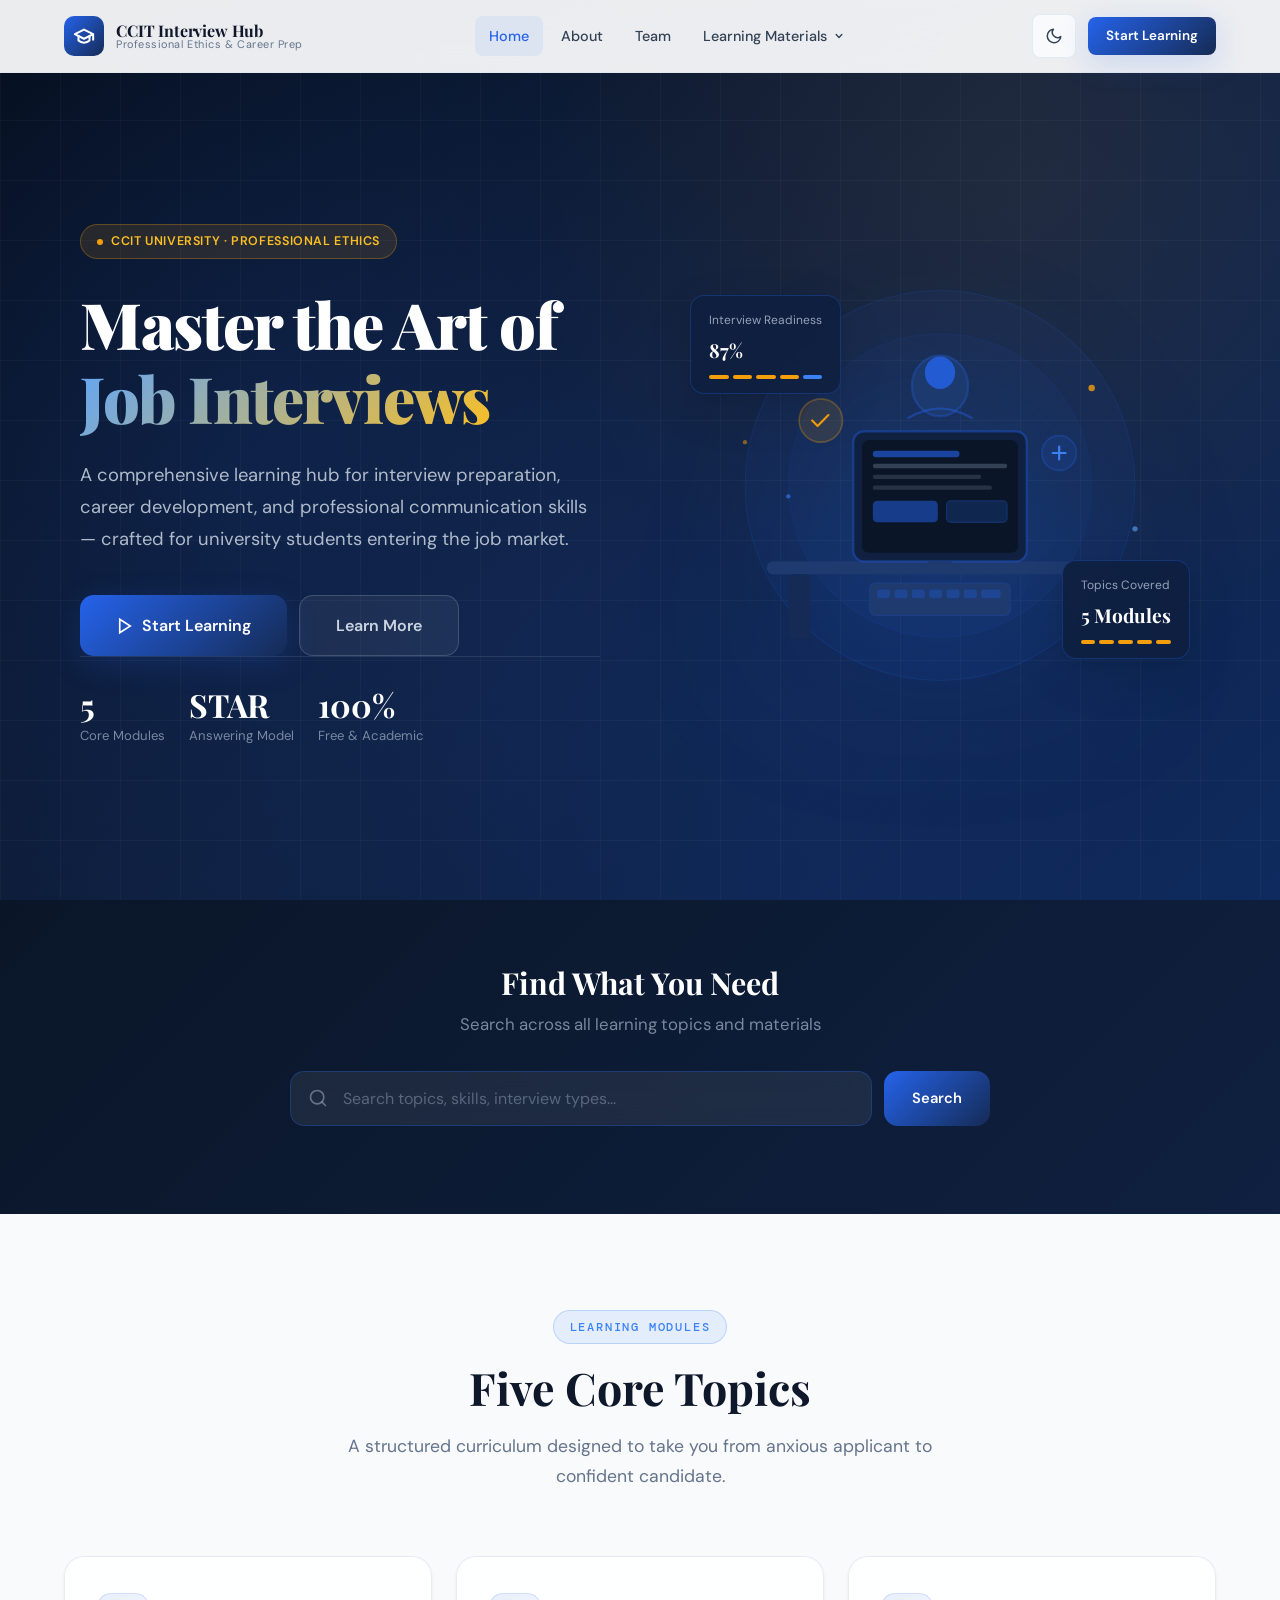
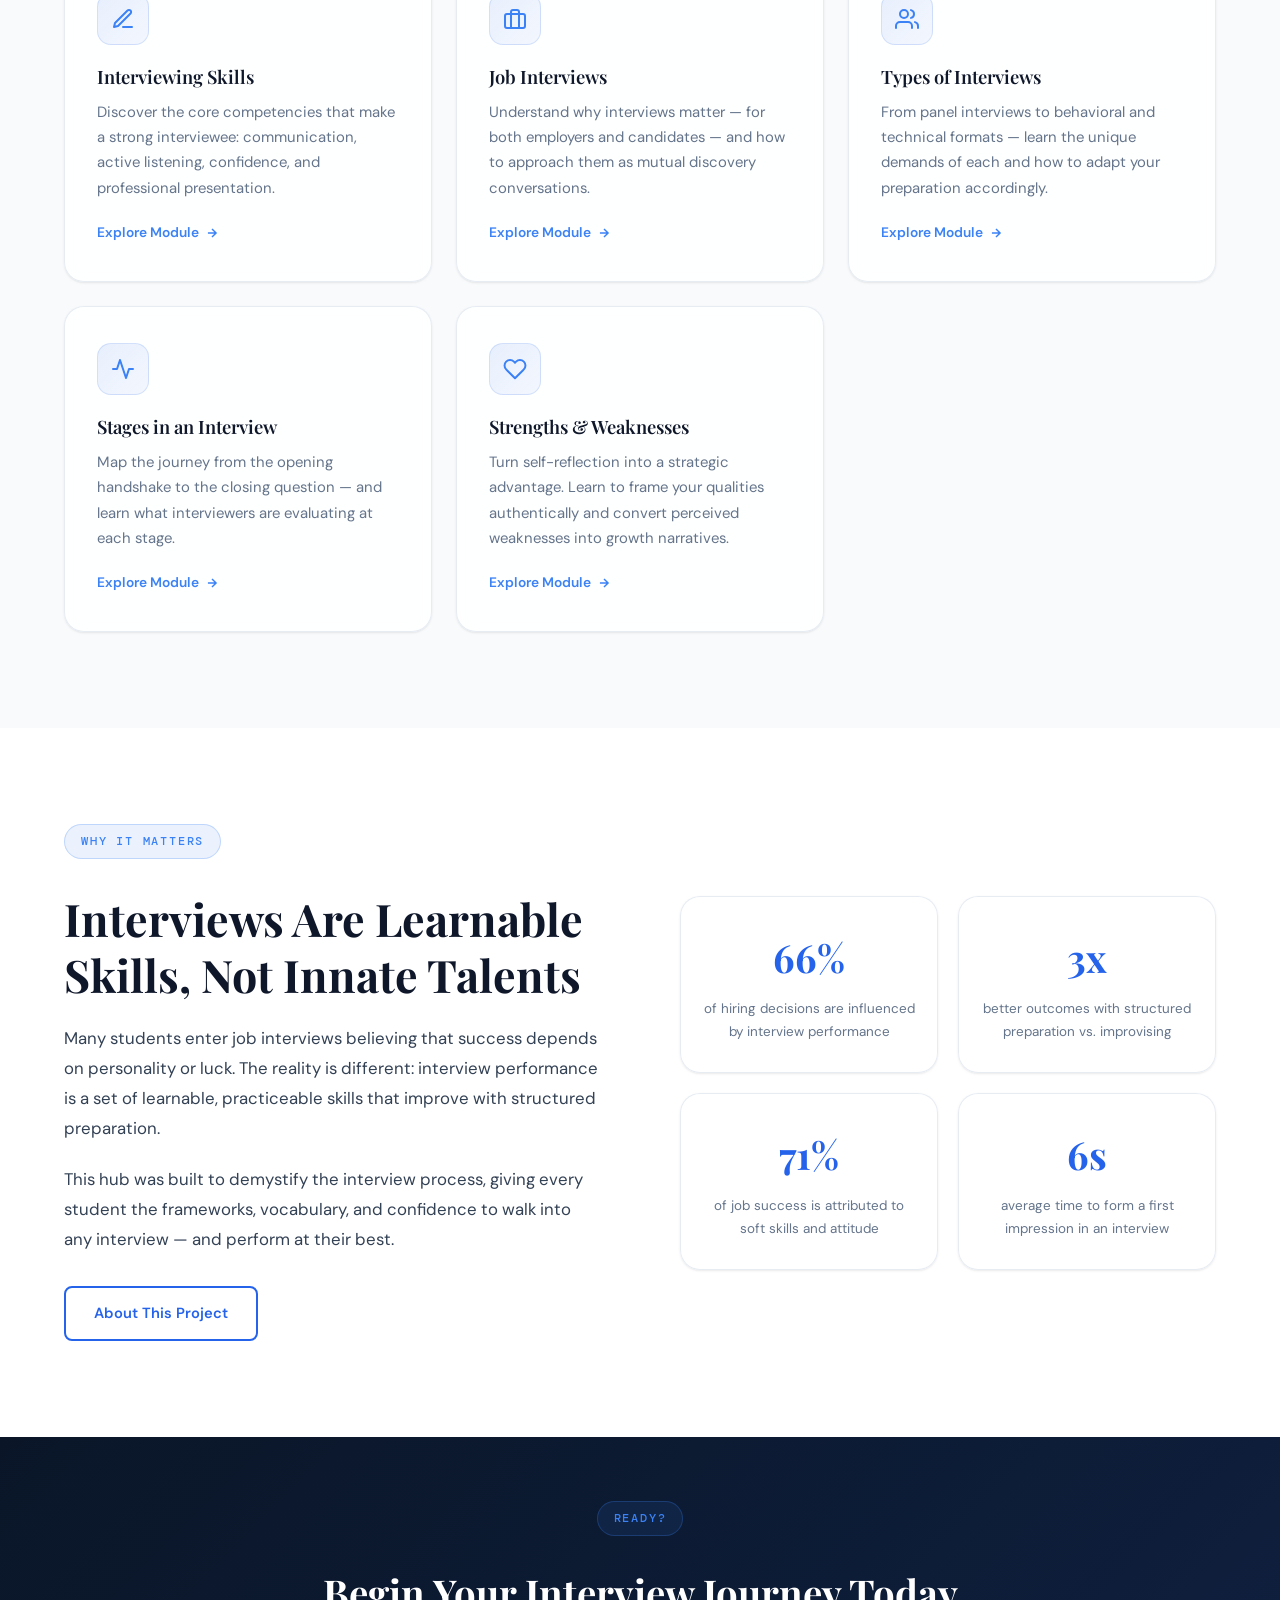
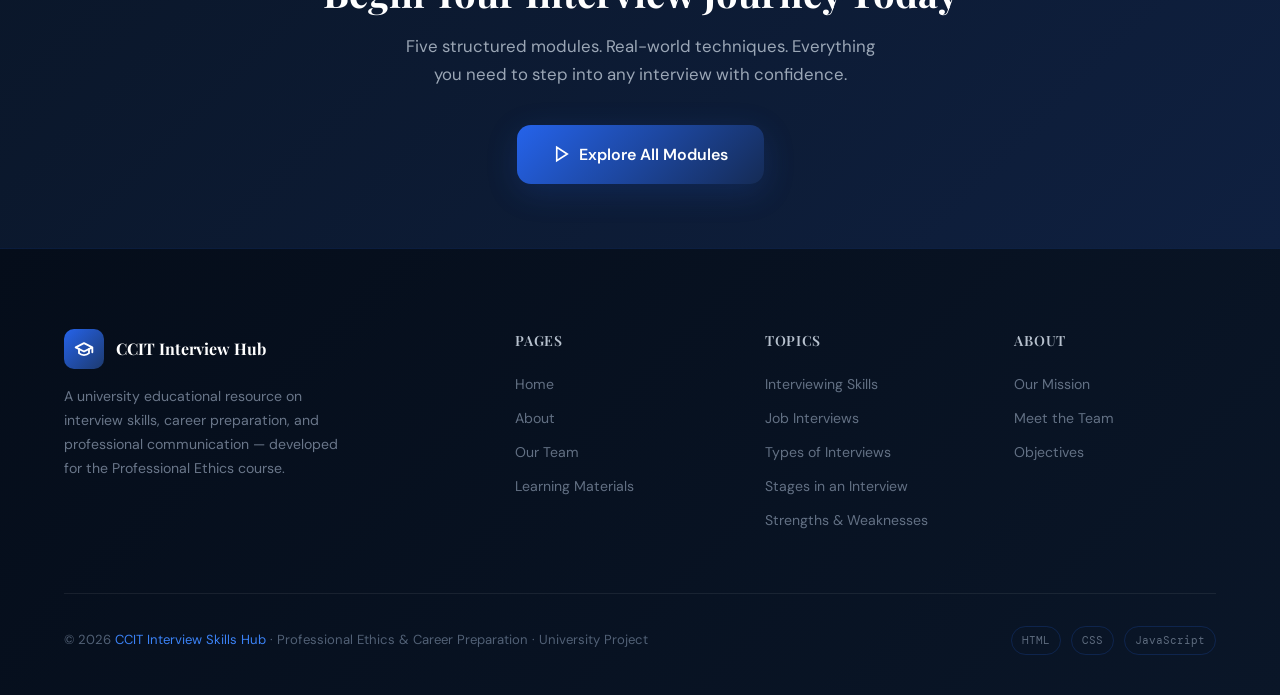
<file: index.html>
<!DOCTYPE html>
<html lang="en" data-theme="light">
<head>
  <meta charset="UTF-8" />
  <meta name="viewport" content="width=device-width, initial-scale=1.0" />
  <title>CCIT Interview Skills Hub — Home</title>
  <meta name="description" content="A premium educational resource on interview skills, job preparation, and career development by CCIT." />
  <link rel="preconnect" href="https://fonts.googleapis.com" />
  <link rel="preconnect" href="https://fonts.gstatic.com" crossorigin />
  <link href="https://fonts.googleapis.com/css2?family=Playfair+Display:wght@400;600;700;900&family=DM+Sans:wght@300;400;500;600;700&family=DM+Mono:wght@400;500&display=swap" rel="stylesheet" />
  <link rel="stylesheet" href="css/style.css" />
</head>
<body>

<!-- ── Navbar ───────────────────────────────────────────────── -->
<nav class="navbar">
  <div class="container nav-inner">
    <a href="index.html" class="nav-logo">
      <div class="logo-icon">
        <svg width="22" height="22" viewBox="0 0 24 24" fill="none" stroke="white" stroke-width="2.2" stroke-linecap="round" stroke-linejoin="round">
          <path d="M22 10v6M2 10l10-5 10 5-10 5z"/><path d="M6 12v5c3 3 9 3 12 0v-5"/>
        </svg>
      </div>
      <div class="logo-text">
        <span class="logo-title">CCIT Interview Hub</span>
        <span class="logo-sub">Professional Ethics &amp; Career Prep</span>
      </div>
    </a>

    <ul class="nav-menu">
      <li class="nav-item"><a href="index.html" class="nav-link">Home</a></li>
      <li class="nav-item"><a href="about.html" class="nav-link">About</a></li>
      <li class="nav-item"><a href="team.html" class="nav-link">Team</a></li>
      <li class="nav-item">
        <a href="learning-materials.html" class="nav-link">
          Learning Materials
          <svg viewBox="0 0 20 20" fill="currentColor"><path fill-rule="evenodd" d="M5.293 7.293a1 1 0 011.414 0L10 10.586l3.293-3.293a1 1 0 111.414 1.414l-4 4a1 1 0 01-1.414 0l-4-4a1 1 0 010-1.414z" clip-rule="evenodd"/></svg>
        </a>
        <div class="dropdown">
          <a href="learning-materials.html#topic-1" class="dropdown-item"><span class="dropdown-dot"></span>Interviewing Skills</a>
          <a href="learning-materials.html#topic-2" class="dropdown-item"><span class="dropdown-dot"></span>Job Interviews</a>
          <a href="learning-materials.html#topic-3" class="dropdown-item"><span class="dropdown-dot"></span>Types of Interviews</a>
          <a href="learning-materials.html#topic-4" class="dropdown-item"><span class="dropdown-dot"></span>Stages in an Interview</a>
          <a href="learning-materials.html#topic-5" class="dropdown-item"><span class="dropdown-dot"></span>Strengths &amp; Weaknesses</a>
        </div>
      </li>
    </ul>

    <div class="nav-actions">
      <button class="dark-toggle" aria-label="Toggle dark mode">
        <svg class="icon-moon" width="18" height="18" viewBox="0 0 24 24" fill="none" stroke="currentColor" stroke-width="2" stroke-linecap="round" stroke-linejoin="round"><path d="M21 12.79A9 9 0 1 1 11.21 3 7 7 0 0 0 21 12.79z"/></svg>
        <svg class="icon-sun" width="18" height="18" viewBox="0 0 24 24" fill="none" stroke="currentColor" stroke-width="2" stroke-linecap="round" stroke-linejoin="round"><circle cx="12" cy="12" r="5"/><line x1="12" y1="1" x2="12" y2="3"/><line x1="12" y1="21" x2="12" y2="23"/><line x1="4.22" y1="4.22" x2="5.64" y2="5.64"/><line x1="18.36" y1="18.36" x2="19.78" y2="19.78"/><line x1="1" y1="12" x2="3" y2="12"/><line x1="21" y1="12" x2="23" y2="12"/><line x1="4.22" y1="19.78" x2="5.64" y2="18.36"/><line x1="18.36" y1="5.64" x2="19.78" y2="4.22"/></svg>
      </button>
      <a href="learning-materials.html" class="btn btn-primary btn-sm">Start Learning</a>
      <button class="mobile-menu-btn" aria-label="Menu">
        <span></span><span></span><span></span>
      </button>
    </div>
  </div>
</nav>

<!-- Mobile Nav -->
<div class="mobile-nav">
  <div class="mobile-nav-links">
    <a href="index.html" class="mobile-nav-link">Home</a>
    <a href="about.html" class="mobile-nav-link">About</a>
    <a href="team.html" class="mobile-nav-link">Team</a>
    <a href="learning-materials.html" class="mobile-nav-link">Learning Materials</a>
    <div class="mobile-nav-sub">
      <a href="learning-materials.html#topic-1" class="mobile-nav-link">→ Interviewing Skills</a>
      <a href="learning-materials.html#topic-2" class="mobile-nav-link">→ Job Interviews</a>
      <a href="learning-materials.html#topic-3" class="mobile-nav-link">→ Types of Interviews</a>
      <a href="learning-materials.html#topic-4" class="mobile-nav-link">→ Stages in an Interview</a>
      <a href="learning-materials.html#topic-5" class="mobile-nav-link">→ Strengths &amp; Weaknesses</a>
    </div>
  </div>
</div>

<!-- ── Hero ─────────────────────────────────────────────────── -->
<section class="hero">
  <div class="hero-bg-pattern"></div>
  <div class="hero-grid"></div>
  <div class="container">
    <div class="hero-content">
      <div class="hero-text">
        <div class="hero-badge">
          <span class="hero-badge-dot"></span>
          CCIT University · Professional Ethics
        </div>
        <h1 class="hero-title">
          Master the Art of<br />
          <span class="accent">Job Interviews</span>
        </h1>
        <p class="hero-desc">
          A comprehensive learning hub for interview preparation, career development, and professional communication skills — crafted for university students entering the job market.
        </p>
        <div class="hero-actions">
          <a href="learning-materials.html" class="btn btn-primary btn-lg">
            <svg width="18" height="18" viewBox="0 0 24 24" fill="none" stroke="currentColor" stroke-width="2.2"><path d="M5 3l14 9-14 9V3z"/></svg>
            Start Learning
          </a>
          <a href="about.html" class="btn btn-ghost btn-lg" style="color:#cbd5e1;border-color:rgba(203,213,225,0.2);background:rgba(255,255,255,0.06);">
            Learn More
          </a>
        </div>
        <div class="hero-stats">
          <div class="hero-stat-item">
            <div class="hero-stat-num">5</div>
            <div class="hero-stat-label">Core Modules</div>
          </div>
          <div class="hero-stat-item">
            <div class="hero-stat-num">STAR</div>
            <div class="hero-stat-label">Answering Model</div>
          </div>
          <div class="hero-stat-item">
            <div class="hero-stat-num">100%</div>
            <div class="hero-stat-label">Free & Academic</div>
          </div>
        </div>
      </div>

      <div class="hero-visual">
        <!-- Hero SVG Illustration -->
        <svg class="hero-illustration" viewBox="0 0 480 420" fill="none" xmlns="http://www.w3.org/2000/svg">
          <!-- Background circle -->
          <circle cx="240" cy="210" r="180" fill="rgba(37,99,235,0.06)" stroke="rgba(37,99,235,0.15)" stroke-width="1"/>
          <circle cx="240" cy="210" r="140" fill="rgba(37,99,235,0.04)" stroke="rgba(37,99,235,0.1)" stroke-width="1"/>
          <!-- Desk -->
          <rect x="80" y="280" width="320" height="12" rx="6" fill="#1e3a6e"/>
          <rect x="100" y="292" width="20" height="60" rx="4" fill="#152b55"/>
          <rect x="360" y="292" width="20" height="60" rx="4" fill="#152b55"/>
          <!-- Monitor -->
          <rect x="160" y="160" width="160" height="120" rx="10" fill="#0f2040" stroke="rgba(37,99,235,0.4)" stroke-width="2"/>
          <rect x="168" y="168" width="144" height="104" rx="6" fill="#0a1628"/>
          <!-- Screen content -->
          <rect x="178" y="178" width="80" height="6" rx="3" fill="rgba(37,99,235,0.6)"/>
          <rect x="178" y="190" width="124" height="4" rx="2" fill="rgba(148,163,184,0.3)"/>
          <rect x="178" y="200" width="100" height="4" rx="2" fill="rgba(148,163,184,0.2)"/>
          <rect x="178" y="210" width="110" height="4" rx="2" fill="rgba(148,163,184,0.2)"/>
          <rect x="178" y="224" width="60" height="20" rx="4" fill="rgba(37,99,235,0.5)"/>
          <rect x="246" y="224" width="56" height="20" rx="4" fill="rgba(37,99,235,0.2)" stroke="rgba(37,99,235,0.3)" stroke-width="1"/>
          <!-- Monitor stand -->
          <rect x="228" y="280" width="24" height="8" rx="2" fill="#1e3a6e"/>
          <rect x="210" y="284" width="60" height="6" rx="3" fill="#1e3a6e"/>
          <!-- Keyboard -->
          <rect x="175" y="300" width="130" height="30" rx="5" fill="#1e3a6e" stroke="rgba(37,99,235,0.2)" stroke-width="1"/>
          <rect x="182" y="306" width="12" height="8" rx="2" fill="rgba(37,99,235,0.3)"/>
          <rect x="198" y="306" width="12" height="8" rx="2" fill="rgba(37,99,235,0.3)"/>
          <rect x="214" y="306" width="12" height="8" rx="2" fill="rgba(37,99,235,0.3)"/>
          <rect x="230" y="306" width="12" height="8" rx="2" fill="rgba(37,99,235,0.3)"/>
          <rect x="246" y="306" width="12" height="8" rx="2" fill="rgba(37,99,235,0.3)"/>
          <rect x="262" y="306" width="12" height="8" rx="2" fill="rgba(37,99,235,0.3)"/>
          <rect x="278" y="306" width="18" height="8" rx="2" fill="rgba(37,99,235,0.3)"/>
          <!-- Person silhouette -->
          <ellipse cx="240" cy="118" rx="26" ry="28" fill="#1d3a6e" stroke="rgba(37,99,235,0.3)" stroke-width="2"/>
          <ellipse cx="240" cy="106" rx="14" ry="15" fill="#2563eb" opacity="0.8"/>
          <path d="M210 148 Q240 130 270 148" stroke="rgba(37,99,235,0.4)" stroke-width="2" fill="none"/>
          <!-- Decorative elements -->
          <circle cx="130" cy="150" r="20" fill="rgba(245,158,11,0.12)" stroke="rgba(245,158,11,0.3)" stroke-width="1.5"/>
          <path d="M122 150 l5 5 10-10" stroke="#f59e0b" stroke-width="2" stroke-linecap="round" stroke-linejoin="round"/>
          <circle cx="350" cy="180" r="16" fill="rgba(37,99,235,0.12)" stroke="rgba(37,99,235,0.3)" stroke-width="1.5"/>
          <path d="M344 180 h12 M350 174 v12" stroke="#3b82f6" stroke-width="2" stroke-linecap="round"/>
          <!-- Stars / sparkles -->
          <circle cx="380" cy="120" r="3" fill="#f59e0b" opacity="0.8"/>
          <circle cx="100" cy="220" r="2" fill="#3b82f6" opacity="0.6"/>
          <circle cx="420" cy="250" r="2.5" fill="#60a5fa" opacity="0.6"/>
          <circle cx="60" cy="170" r="2" fill="#f59e0b" opacity="0.5"/>
        </svg>

        <!-- Floating cards -->
        <div class="hero-card-float card-1">
          <div class="float-card-label">Interview Readiness</div>
          <div class="float-card-value">87%</div>
          <div class="float-card-bar">
            <div class="bar-seg filled"></div>
            <div class="bar-seg filled"></div>
            <div class="bar-seg filled"></div>
            <div class="bar-seg filled"></div>
            <div class="bar-seg"></div>
          </div>
        </div>

        <div class="hero-card-float card-2">
          <div class="float-card-label">Topics Covered</div>
          <div class="float-card-value">5 Modules</div>
          <div class="float-card-bar">
            <div class="bar-seg filled"></div>
            <div class="bar-seg filled"></div>
            <div class="bar-seg filled"></div>
            <div class="bar-seg filled"></div>
            <div class="bar-seg filled"></div>
          </div>
        </div>
      </div>
    </div>
  </div>
</section>

<!-- ── Search Section ────────────────────────────────────────── -->
<section class="search-section">
  <div class="container">
    <div class="search-wrapper">
      <h2 class="search-title">Find What You Need</h2>
      <p class="search-subtitle">Search across all learning topics and materials</p>
      <div class="search-box">
        <svg class="search-icon" viewBox="0 0 24 24" fill="none" stroke="currentColor" stroke-width="2" stroke-linecap="round" stroke-linejoin="round">
          <circle cx="11" cy="11" r="8"/><path d="m21 21-4.35-4.35"/>
        </svg>
        <input id="search-input" type="text" class="search-input" placeholder="Search topics, skills, interview types..." autocomplete="off" />
        <button id="search-btn" class="search-btn">Search</button>
      </div>
      <div id="search-results"></div>
    </div>
  </div>
</section>

<!-- ── Topics Overview ───────────────────────────────────────── -->
<section class="section" style="background: var(--bg-secondary);">
  <div class="container">
    <div class="section-header">
      <span class="section-tag">Learning Modules</span>
      <h2 class="section-title">Five Core Topics</h2>
      <p class="section-desc">A structured curriculum designed to take you from anxious applicant to confident candidate.</p>
    </div>

    <div class="features-grid">
      <!-- Card 1 -->
      <div class="card feature-card reveal">
        <div class="feature-icon">
          <svg width="24" height="24" viewBox="0 0 24 24" fill="none" stroke="currentColor" stroke-width="2" stroke-linecap="round" stroke-linejoin="round"><path d="M12 20h9"/><path d="M16.5 3.5a2.121 2.121 0 013 3L7 19l-4 1 1-4L16.5 3.5z"/></svg>
        </div>
        <h3>Interviewing Skills</h3>
        <p>Discover the core competencies that make a strong interviewee: communication, active listening, confidence, and professional presentation.</p>
        <a href="learning-materials.html#topic-1" class="feature-link">
          Explore Module
          <svg width="14" height="14" viewBox="0 0 24 24" fill="none" stroke="currentColor" stroke-width="2.5"><path d="M5 12h14M12 5l7 7-7 7"/></svg>
        </a>
      </div>

      <!-- Card 2 -->
      <div class="card feature-card reveal reveal-delay-1">
        <div class="feature-icon">
          <svg width="24" height="24" viewBox="0 0 24 24" fill="none" stroke="currentColor" stroke-width="2" stroke-linecap="round" stroke-linejoin="round"><rect x="2" y="7" width="20" height="14" rx="2"/><path d="M16 21V5a2 2 0 00-2-2h-4a2 2 0 00-2 2v16"/></svg>
        </div>
        <h3>Job Interviews</h3>
        <p>Understand why interviews matter — for both employers and candidates — and how to approach them as mutual discovery conversations.</p>
        <a href="learning-materials.html#topic-2" class="feature-link">
          Explore Module
          <svg width="14" height="14" viewBox="0 0 24 24" fill="none" stroke="currentColor" stroke-width="2.5"><path d="M5 12h14M12 5l7 7-7 7"/></svg>
        </a>
      </div>

      <!-- Card 3 -->
      <div class="card feature-card reveal reveal-delay-2">
        <div class="feature-icon">
          <svg width="24" height="24" viewBox="0 0 24 24" fill="none" stroke="currentColor" stroke-width="2" stroke-linecap="round" stroke-linejoin="round"><path d="M17 21v-2a4 4 0 00-4-4H5a4 4 0 00-4 4v2"/><circle cx="9" cy="7" r="4"/><path d="M23 21v-2a4 4 0 00-3-3.87M16 3.13a4 4 0 010 7.75"/></svg>
        </div>
        <h3>Types of Interviews</h3>
        <p>From panel interviews to behavioral and technical formats — learn the unique demands of each and how to adapt your preparation accordingly.</p>
        <a href="learning-materials.html#topic-3" class="feature-link">
          Explore Module
          <svg width="14" height="14" viewBox="0 0 24 24" fill="none" stroke="currentColor" stroke-width="2.5"><path d="M5 12h14M12 5l7 7-7 7"/></svg>
        </a>
      </div>

      <!-- Card 4 -->
      <div class="card feature-card reveal reveal-delay-3">
        <div class="feature-icon">
          <svg width="24" height="24" viewBox="0 0 24 24" fill="none" stroke="currentColor" stroke-width="2" stroke-linecap="round" stroke-linejoin="round"><polyline points="22 12 18 12 15 21 9 3 6 12 2 12"/></svg>
        </div>
        <h3>Stages in an Interview</h3>
        <p>Map the journey from the opening handshake to the closing question — and learn what interviewers are evaluating at each stage.</p>
        <a href="learning-materials.html#topic-4" class="feature-link">
          Explore Module
          <svg width="14" height="14" viewBox="0 0 24 24" fill="none" stroke="currentColor" stroke-width="2.5"><path d="M5 12h14M12 5l7 7-7 7"/></svg>
        </a>
      </div>

      <!-- Card 5 -->
      <div class="card feature-card reveal reveal-delay-4">
        <div class="feature-icon">
          <svg width="24" height="24" viewBox="0 0 24 24" fill="none" stroke="currentColor" stroke-width="2" stroke-linecap="round" stroke-linejoin="round"><path d="M20.84 4.61a5.5 5.5 0 00-7.78 0L12 5.67l-1.06-1.06a5.5 5.5 0 00-7.78 7.78l1.06 1.06L12 21.23l7.78-7.78 1.06-1.06a5.5 5.5 0 000-7.78z"/></svg>
        </div>
        <h3>Strengths &amp; Weaknesses</h3>
        <p>Turn self-reflection into a strategic advantage. Learn to frame your qualities authentically and convert perceived weaknesses into growth narratives.</p>
        <a href="learning-materials.html#topic-5" class="feature-link">
          Explore Module
          <svg width="14" height="14" viewBox="0 0 24 24" fill="none" stroke="currentColor" stroke-width="2.5"><path d="M5 12h14M12 5l7 7-7 7"/></svg>
        </a>
      </div>
    </div>
  </div>
</section>

<!-- ── Why This Matters ──────────────────────────────────────── -->
<section class="section">
  <div class="container">
    <div style="display:grid;grid-template-columns:1fr 1fr;gap:80px;align-items:center;">
      <div class="reveal">
        <span class="section-tag">Why It Matters</span>
        <h2 style="margin:16px 0 20px;">Interviews Are Learnable Skills, Not Innate Talents</h2>
        <p style="font-size:1.05rem;line-height:1.8;margin-bottom:20px;">Many students enter job interviews believing that success depends on personality or luck. The reality is different: interview performance is a set of learnable, practiceable skills that improve with structured preparation.</p>
        <p style="font-size:1.05rem;line-height:1.8;margin-bottom:32px;">This hub was built to demystify the interview process, giving every student the frameworks, vocabulary, and confidence to walk into any interview — and perform at their best.</p>
        <a href="about.html" class="btn btn-outline">About This Project</a>
      </div>
      <div class="reveal reveal-delay-2">
        <!-- Stats grid -->
        <div style="display:grid;grid-template-columns:1fr 1fr;gap:20px;">
          <div class="card" style="text-align:center;padding:28px 20px;">
            <div style="font-family:var(--font-display);font-size:2.4rem;font-weight:700;color:var(--blue-500);margin-bottom:8px;" data-count="73" data-suffix="%">0%</div>
            <div style="font-size:0.84rem;color:var(--text-muted);">of hiring decisions are influenced by interview performance</div>
          </div>
          <div class="card" style="text-align:center;padding:28px 20px;">
            <div style="font-family:var(--font-display);font-size:2.4rem;font-weight:700;color:var(--blue-500);margin-bottom:8px;" data-count="3" data-suffix="x">0x</div>
            <div style="font-size:0.84rem;color:var(--text-muted);">better outcomes with structured preparation vs. improvising</div>
          </div>
          <div class="card" style="text-align:center;padding:28px 20px;">
            <div style="font-family:var(--font-display);font-size:2.4rem;font-weight:700;color:var(--blue-500);margin-bottom:8px;" data-count="85" data-suffix="%">0%</div>
            <div style="font-size:0.84rem;color:var(--text-muted);">of job success is attributed to soft skills and attitude</div>
          </div>
          <div class="card" style="text-align:center;padding:28px 20px;">
            <div style="font-family:var(--font-display);font-size:2.4rem;font-weight:700;color:var(--blue-500);margin-bottom:8px;" data-count="7" data-suffix="s">0s</div>
            <div style="font-size:0.84rem;color:var(--text-muted);">average time to form a first impression in an interview</div>
          </div>
        </div>
      </div>
    </div>
  </div>
</section>

<!-- ── CTA ───────────────────────────────────────────────────── -->
<section class="section-sm" style="background:linear-gradient(135deg,var(--navy-900),var(--navy-800));text-align:center;">
  <div class="container reveal">
    <span class="section-tag">Ready?</span>
    <h2 style="color:#fff;margin:16px 0 16px;font-size:clamp(1.8rem,3vw,2.5rem);">Begin Your Interview Journey Today</h2>
    <p style="color:rgba(203,213,225,0.75);font-size:1.05rem;max-width:500px;margin:0 auto 36px;">Five structured modules. Real-world techniques. Everything you need to step into any interview with confidence.</p>
    <a href="learning-materials.html" class="btn btn-primary btn-lg">
      <svg width="18" height="18" viewBox="0 0 24 24" fill="none" stroke="currentColor" stroke-width="2.2"><path d="M5 3l14 9-14 9V3z"/></svg>
      Explore All Modules
    </a>
  </div>
</section>

<!-- ── Footer ───────────────────────────────────────────────── -->
<footer class="footer">
  <div class="container">
    <div class="footer-grid">
      <div class="footer-brand">
        <div class="footer-logo">
          <div class="footer-logo-icon">
            <svg width="20" height="20" viewBox="0 0 24 24" fill="none" stroke="white" stroke-width="2.2" stroke-linecap="round" stroke-linejoin="round">
              <path d="M22 10v6M2 10l10-5 10 5-10 5z"/><path d="M6 12v5c3 3 9 3 12 0v-5"/>
            </svg>
          </div>
          <span class="footer-brand-name">CCIT Interview Hub</span>
        </div>
        <p class="footer-desc">A university educational resource on interview skills, career preparation, and professional communication — developed for the Professional Ethics course.</p>
      </div>

      <div>
        <div class="footer-col-title">Pages</div>
        <div class="footer-links">
          <a href="index.html" class="footer-link">Home</a>
          <a href="about.html" class="footer-link">About</a>
          <a href="team.html" class="footer-link">Our Team</a>
          <a href="learning-materials.html" class="footer-link">Learning Materials</a>
        </div>
      </div>

      <div>
        <div class="footer-col-title">Topics</div>
        <div class="footer-links">
          <a href="learning-materials.html#topic-1" class="footer-link">Interviewing Skills</a>
          <a href="learning-materials.html#topic-2" class="footer-link">Job Interviews</a>
          <a href="learning-materials.html#topic-3" class="footer-link">Types of Interviews</a>
          <a href="learning-materials.html#topic-4" class="footer-link">Stages in an Interview</a>
          <a href="learning-materials.html#topic-5" class="footer-link">Strengths &amp; Weaknesses</a>
        </div>
      </div>

      <div>
        <div class="footer-col-title">About</div>
        <div class="footer-links">
          <a href="about.html" class="footer-link">Our Mission</a>
          <a href="team.html" class="footer-link">Meet the Team</a>
          <a href="about.html#objectives" class="footer-link">Objectives</a>
        </div>
      </div>
    </div>

    <div class="footer-bottom">
      <div class="footer-copy">
        &copy; 2026 <span>CCIT Interview Skills Hub</span> · Professional Ethics &amp; Career Preparation · University Project
      </div>
      <div class="footer-tags">
        <span class="footer-tag">HTML</span>
        <span class="footer-tag">CSS</span>
        <span class="footer-tag">JavaScript</span>
      </div>
    </div>
  </div>
</footer>

<!-- Back to Top -->
<button class="back-top" aria-label="Back to top">
  <svg width="20" height="20" viewBox="0 0 24 24" fill="none" stroke="currentColor" stroke-width="2.5" stroke-linecap="round" stroke-linejoin="round"><path d="M18 15l-6-6-6 6"/></svg>
</button>

<script src="js/main.js"></script>
</body>
</html>
</file>
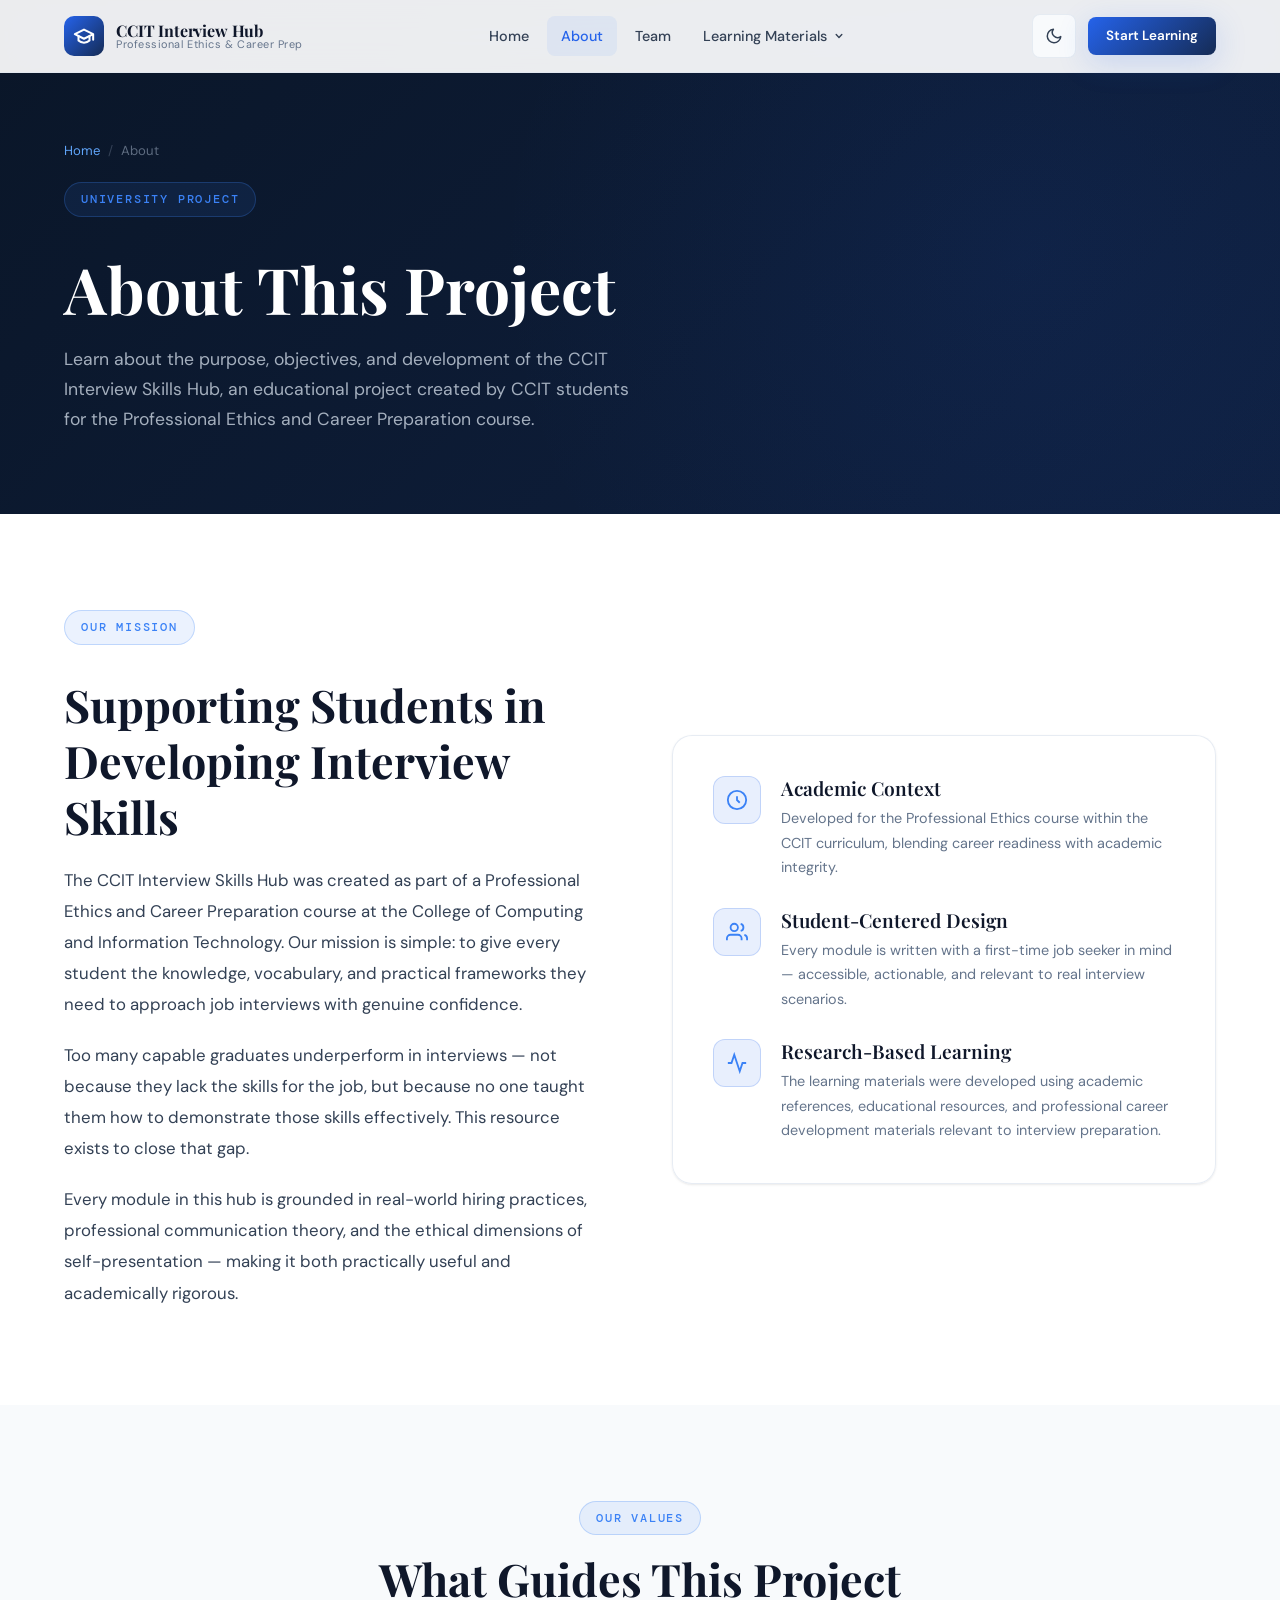
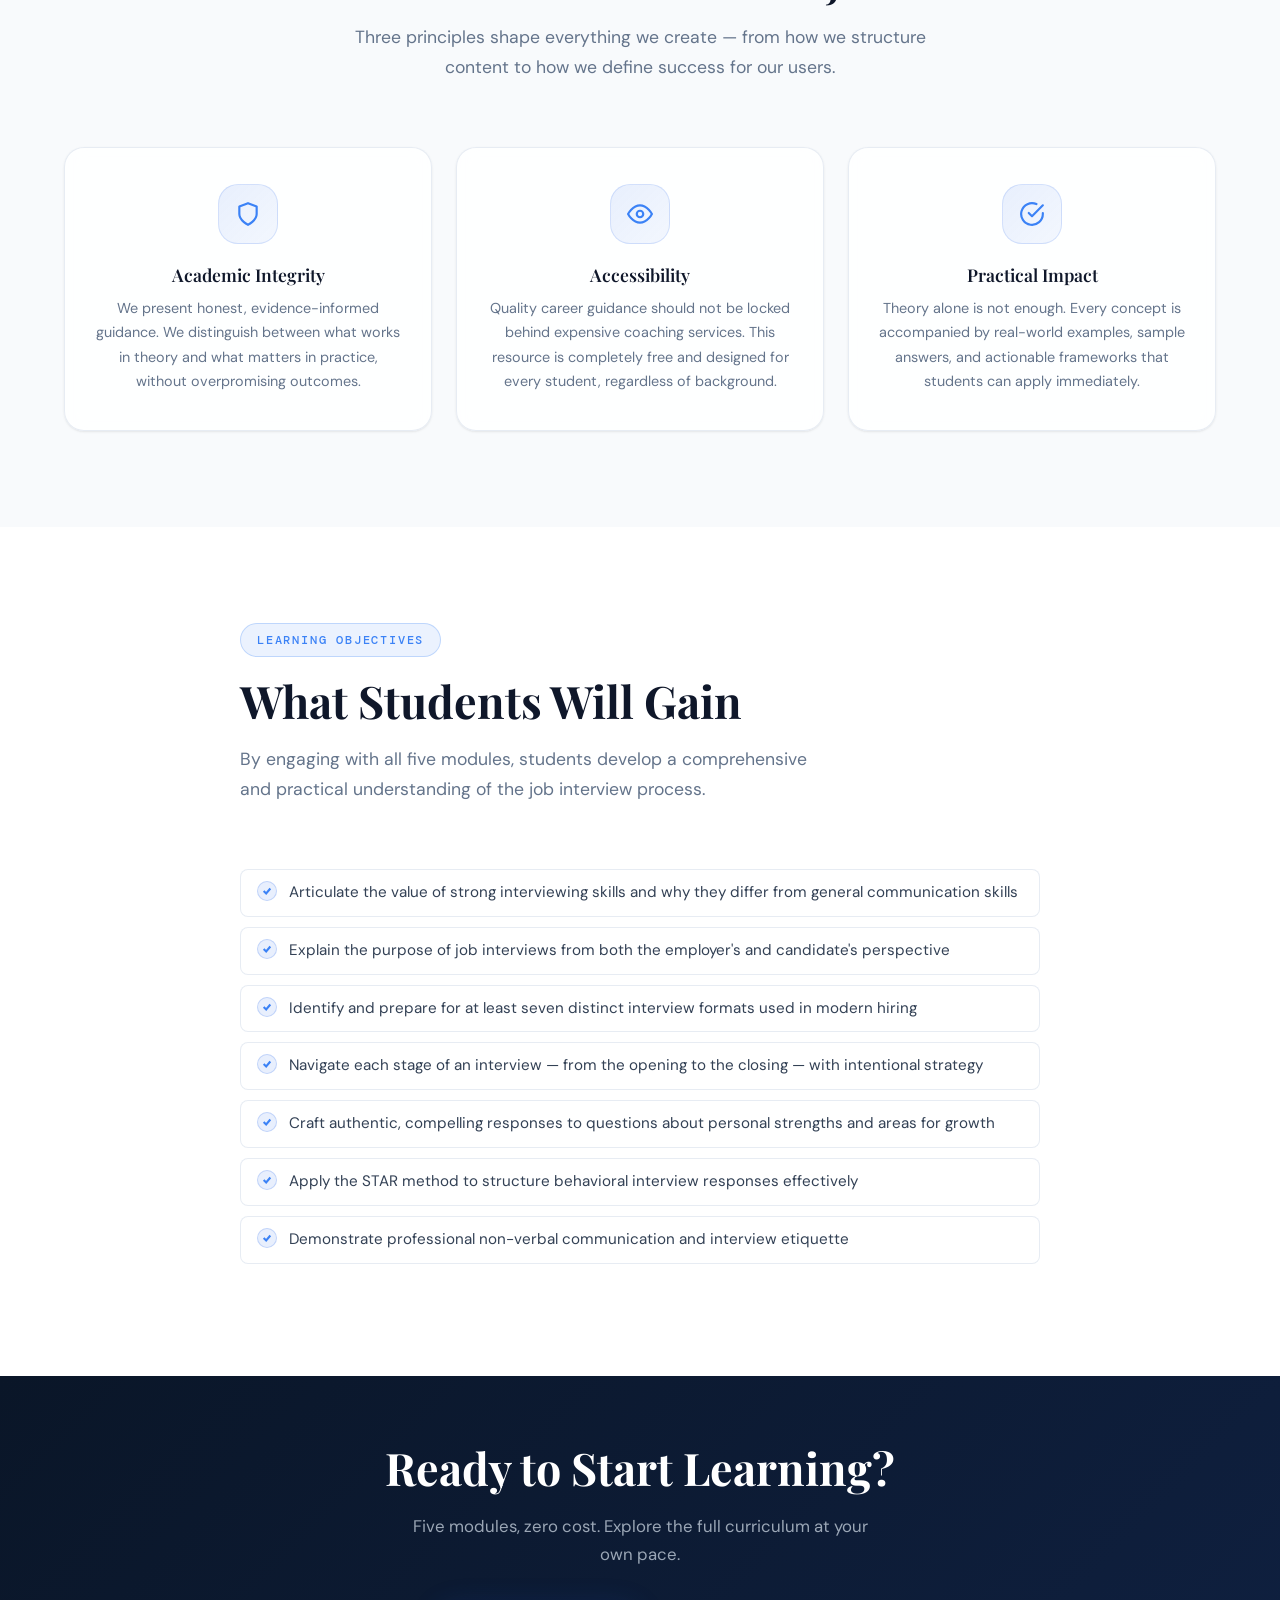
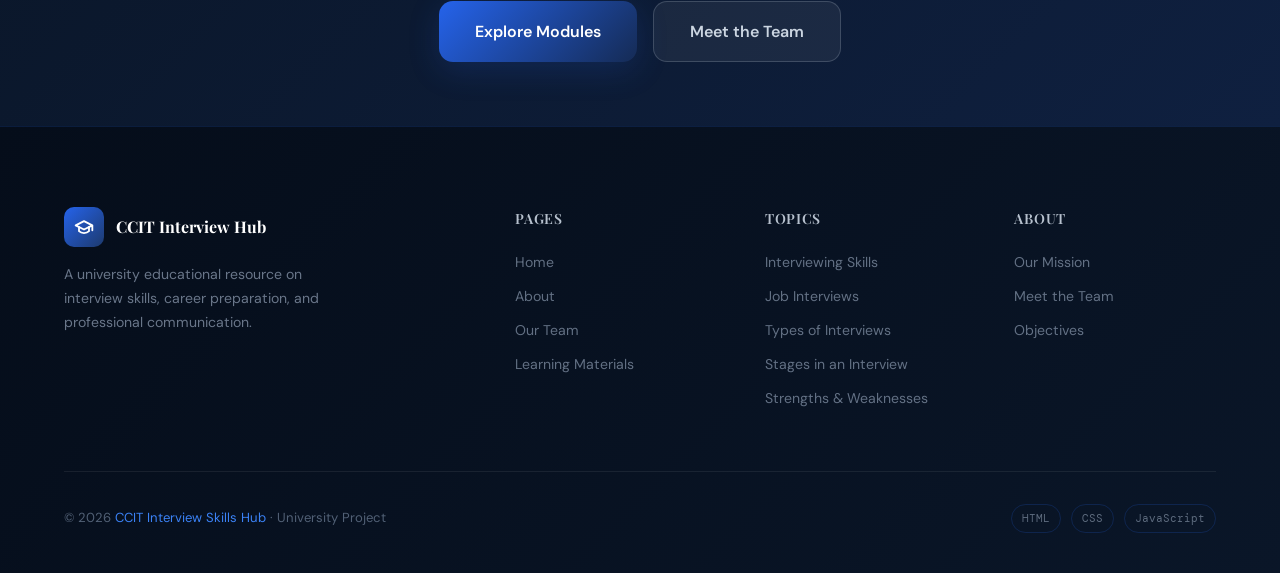
<file: about.html>
<!DOCTYPE html>
<html lang="en" data-theme="light">
<head>
  <meta charset="UTF-8" />
  <meta name="viewport" content="width=device-width, initial-scale=1.0" />
  <title>About — CCIT Interview Skills Hub</title>
  <meta name="description" content="Learn about the CCIT Interview Skills Hub project, its mission, values, and educational objectives." />
  <link rel="preconnect" href="https://fonts.googleapis.com" />
  <link rel="preconnect" href="https://fonts.gstatic.com" crossorigin />
  <link href="https://fonts.googleapis.com/css2?family=Playfair+Display:wght@400;600;700;900&family=DM+Sans:wght@300;400;500;600;700&family=DM+Mono:wght@400;500&display=swap" rel="stylesheet" />
  <link rel="stylesheet" href="css/style.css" />
</head>
<body>

<!-- ── Navbar ───────────────────────────────────────────────── -->
<nav class="navbar">
  <div class="container nav-inner">
    <a href="index.html" class="nav-logo">
      <div class="logo-icon">
        <svg width="22" height="22" viewBox="0 0 24 24" fill="none" stroke="white" stroke-width="2.2" stroke-linecap="round" stroke-linejoin="round">
          <path d="M22 10v6M2 10l10-5 10 5-10 5z"/><path d="M6 12v5c3 3 9 3 12 0v-5"/>
        </svg>
      </div>
      <div class="logo-text">
        <span class="logo-title">CCIT Interview Hub</span>
        <span class="logo-sub">Professional Ethics &amp; Career Prep</span>
      </div>
    </a>

    <ul class="nav-menu">
      <li class="nav-item"><a href="index.html" class="nav-link">Home</a></li>
      <li class="nav-item"><a href="about.html" class="nav-link">About</a></li>
      <li class="nav-item"><a href="team.html" class="nav-link">Team</a></li>
      <li class="nav-item">
        <a href="learning-materials.html" class="nav-link">
          Learning Materials
          <svg viewBox="0 0 20 20" fill="currentColor"><path fill-rule="evenodd" d="M5.293 7.293a1 1 0 011.414 0L10 10.586l3.293-3.293a1 1 0 111.414 1.414l-4 4a1 1 0 01-1.414 0l-4-4a1 1 0 010-1.414z" clip-rule="evenodd"/></svg>
        </a>
        <div class="dropdown">
          <a href="learning-materials.html#topic-1" class="dropdown-item"><span class="dropdown-dot"></span>Interviewing Skills</a>
          <a href="learning-materials.html#topic-2" class="dropdown-item"><span class="dropdown-dot"></span>Job Interviews</a>
          <a href="learning-materials.html#topic-3" class="dropdown-item"><span class="dropdown-dot"></span>Types of Interviews</a>
          <a href="learning-materials.html#topic-4" class="dropdown-item"><span class="dropdown-dot"></span>Stages in an Interview</a>
          <a href="learning-materials.html#topic-5" class="dropdown-item"><span class="dropdown-dot"></span>Strengths &amp; Weaknesses</a>
        </div>
      </li>
    </ul>

    <div class="nav-actions">
      <button class="dark-toggle" aria-label="Toggle dark mode">
        <svg class="icon-moon" width="18" height="18" viewBox="0 0 24 24" fill="none" stroke="currentColor" stroke-width="2" stroke-linecap="round" stroke-linejoin="round"><path d="M21 12.79A9 9 0 1 1 11.21 3 7 7 0 0 0 21 12.79z"/></svg>
        <svg class="icon-sun" width="18" height="18" viewBox="0 0 24 24" fill="none" stroke="currentColor" stroke-width="2" stroke-linecap="round" stroke-linejoin="round"><circle cx="12" cy="12" r="5"/><line x1="12" y1="1" x2="12" y2="3"/><line x1="12" y1="21" x2="12" y2="23"/><line x1="4.22" y1="4.22" x2="5.64" y2="5.64"/><line x1="18.36" y1="18.36" x2="19.78" y2="19.78"/><line x1="1" y1="12" x2="3" y2="12"/><line x1="21" y1="12" x2="23" y2="12"/><line x1="4.22" y1="19.78" x2="5.64" y2="18.36"/><line x1="18.36" y1="5.64" x2="19.78" y2="4.22"/></svg>
      </button>
      <a href="learning-materials.html" class="btn btn-primary btn-sm">Start Learning</a>
      <button class="mobile-menu-btn" aria-label="Menu"><span></span><span></span><span></span></button>
    </div>
  </div>
</nav>

<!-- Mobile Nav -->
<div class="mobile-nav">
  <div class="mobile-nav-links">
    <a href="index.html" class="mobile-nav-link">Home</a>
    <a href="about.html" class="mobile-nav-link">About</a>
    <a href="team.html" class="mobile-nav-link">Team</a>
    <a href="learning-materials.html" class="mobile-nav-link">Learning Materials</a>
    <div class="mobile-nav-sub">
      <a href="learning-materials.html#topic-1" class="mobile-nav-link">→ Interviewing Skills</a>
      <a href="learning-materials.html#topic-2" class="mobile-nav-link">→ Job Interviews</a>
      <a href="learning-materials.html#topic-3" class="mobile-nav-link">→ Types of Interviews</a>
      <a href="learning-materials.html#topic-4" class="mobile-nav-link">→ Stages in an Interview</a>
      <a href="learning-materials.html#topic-5" class="mobile-nav-link">→ Strengths &amp; Weaknesses</a>
    </div>
  </div>
</div>

<!-- ── Page Hero ─────────────────────────────────────────────── -->
<section class="page-hero">
  <div class="container page-hero-content">
    <div class="breadcrumb">
      <a href="index.html">Home</a>
      <span class="breadcrumb-sep">/</span>
      <span>About</span>
    </div>
    <span class="section-tag">University Project</span>
    <h1 style="margin-top:16px;">About This Project</h1>
<p>Learn about the purpose, objectives, and development of the CCIT Interview Skills Hub, an educational project created by CCIT students for the Professional Ethics and Career Preparation course.</p></div>
</section>

<!-- ── Mission ──────────────────────────────────────────────── -->
<section class="section">
  <div class="container">
    <div class="mission-block">
      <div class="reveal">
        <span class="section-tag">Our Mission</span>
        <h2 style="margin:16px 0 20px;">Supporting Students in Developing Interview Skills</h2>
        <p style="font-size:1.05rem;line-height:1.85;margin-bottom:20px;">
          The CCIT Interview Skills Hub was created as part of a Professional Ethics and Career Preparation course at the College of Computing and Information Technology. Our mission is simple: to give every student the knowledge, vocabulary, and practical frameworks they need to approach job interviews with genuine confidence.
        </p>
        <p style="font-size:1.05rem;line-height:1.85;margin-bottom:20px;">
          Too many capable graduates underperform in interviews — not because they lack the skills for the job, but because no one taught them how to demonstrate those skills effectively. This resource exists to close that gap.
        </p>
        <p style="font-size:1.05rem;line-height:1.85;">
          Every module in this hub is grounded in real-world hiring practices, professional communication theory, and the ethical dimensions of self-presentation — making it both practically useful and academically rigorous.
        </p>
      </div>
      <div class="reveal reveal-delay-2">
        <div class="card" style="padding:40px;">
          <div style="display:flex;gap:20px;margin-bottom:28px;align-items:flex-start;">
            <div style="width:48px;height:48px;border-radius:12px;background:rgba(37,99,235,0.1);border:1px solid rgba(37,99,235,0.2);display:flex;align-items:center;justify-content:center;flex-shrink:0;color:var(--blue-400);">
              <svg width="22" height="22" viewBox="0 0 24 24" fill="none" stroke="currentColor" stroke-width="2"><circle cx="12" cy="12" r="10"/><path d="M12 8v4l3 3"/></svg>
            </div>
            <div>
              <h4 style="margin-bottom:6px;">Academic Context</h4>
              <p style="font-size:0.9rem;color:var(--text-muted);line-height:1.7;margin:0;">Developed for the Professional Ethics course within the CCIT curriculum, blending career readiness with academic integrity.</p>
            </div>
          </div>
          <div style="display:flex;gap:20px;margin-bottom:28px;align-items:flex-start;">
            <div style="width:48px;height:48px;border-radius:12px;background:rgba(37,99,235,0.1);border:1px solid rgba(37,99,235,0.2);display:flex;align-items:center;justify-content:center;flex-shrink:0;color:var(--blue-400);">
              <svg width="22" height="22" viewBox="0 0 24 24" fill="none" stroke="currentColor" stroke-width="2"><path d="M17 21v-2a4 4 0 00-4-4H5a4 4 0 00-4 4v2"/><circle cx="9" cy="7" r="4"/><path d="M23 21v-2a4 4 0 00-3-3.87M16 3.13a4 4 0 010 7.75"/></svg>
            </div>
            <div>
              <h4 style="margin-bottom:6px;">Student-Centered Design</h4>
              <p style="font-size:0.9rem;color:var(--text-muted);line-height:1.7;margin:0;">Every module is written with a first-time job seeker in mind — accessible, actionable, and relevant to real interview scenarios.</p>
            </div>
          </div>
          <div style="display:flex;gap:20px;align-items:flex-start;">
            <div style="width:48px;height:48px;border-radius:12px;background:rgba(37,99,235,0.1);border:1px solid rgba(37,99,235,0.2);display:flex;align-items:center;justify-content:center;flex-shrink:0;color:var(--blue-400);">
              <svg width="22" height="22" viewBox="0 0 24 24" fill="none" stroke="currentColor" stroke-width="2"><polyline points="22 12 18 12 15 21 9 3 6 12 2 12"/></svg>
            </div>
            <div>
              <h4 style="margin-bottom:6px;">Research-Based Learning</h4>
              <p style="font-size:0.9rem;color:var(--text-muted);line-height:1.7;margin:0;">
                The learning materials were developed using academic references, educational resources, and professional career development materials relevant to interview preparation.
              </p>
            </div>
          </div>
        </div>
      </div>
    </div>
  </div>
</section>

<!-- ── Values ─────────────────────────────────────────────────── -->
<section class="section" style="background:var(--bg-secondary);">
  <div class="container">
    <div class="section-header reveal">
      <span class="section-tag">Our Values</span>
      <h2 class="section-title">What Guides This Project</h2>
      <p class="section-desc">Three principles shape everything we create — from how we structure content to how we define success for our users.</p>
    </div>

    <div class="values-grid">
      <div class="card value-card reveal">
        <div class="value-icon">
          <svg width="26" height="26" viewBox="0 0 24 24" fill="none" stroke="currentColor" stroke-width="2" stroke-linecap="round" stroke-linejoin="round"><path d="M12 22s8-4 8-10V5l-8-3-8 3v7c0 6 8 10 8 10z"/></svg>
        </div>
        <h3>Academic Integrity</h3>
        <p style="font-size:0.9rem;color:var(--text-muted);line-height:1.7;">We present honest, evidence-informed guidance. We distinguish between what works in theory and what matters in practice, without overpromising outcomes.</p>
      </div>

      <div class="card value-card reveal reveal-delay-1">
        <div class="value-icon">
          <svg width="26" height="26" viewBox="0 0 24 24" fill="none" stroke="currentColor" stroke-width="2" stroke-linecap="round" stroke-linejoin="round"><path d="M1 12s4-8 11-8 11 8 11 8-4 8-11 8-11-8-11-8z"/><circle cx="12" cy="12" r="3"/></svg>
        </div>
        <h3>Accessibility</h3>
        <p style="font-size:0.9rem;color:var(--text-muted);line-height:1.7;">Quality career guidance should not be locked behind expensive coaching services. This resource is completely free and designed for every student, regardless of background.</p>
      </div>

      <div class="card value-card reveal reveal-delay-2">
        <div class="value-icon">
          <svg width="26" height="26" viewBox="0 0 24 24" fill="none" stroke="currentColor" stroke-width="2" stroke-linecap="round" stroke-linejoin="round"><path d="M22 11.08V12a10 10 0 11-5.93-9.14"/><polyline points="22 4 12 14.01 9 11.01"/></svg>
        </div>
        <h3>Practical Impact</h3>
        <p style="font-size:0.9rem;color:var(--text-muted);line-height:1.7;">Theory alone is not enough. Every concept is accompanied by real-world examples, sample answers, and actionable frameworks that students can apply immediately.</p>
      </div>
    </div>
  </div>
</section>

<!-- ── Objectives ─────────────────────────────────────────────── -->
<section class="section" id="objectives">
  <div class="container">
    <div style="max-width:800px;margin:0 auto;">
      <div class="section-header reveal" style="text-align:left;">
        <span class="section-tag">Learning Objectives</span>
        <h2 class="section-title" style="text-align:left;">What Students Will Gain</h2>
        <p class="section-desc" style="text-align:left;margin:0;">By engaging with all five modules, students develop a comprehensive and practical understanding of the job interview process.</p>
      </div>

      <ul class="check-list reveal">
        <li>
          <span class="check-icon"><svg viewBox="0 0 12 12" fill="none" stroke="currentColor" stroke-width="2.5"><polyline points="2,6 5,9 10,3"/></svg></span>
          Articulate the value of strong interviewing skills and why they differ from general communication skills
        </li>
        <li>
          <span class="check-icon"><svg viewBox="0 0 12 12" fill="none" stroke="currentColor" stroke-width="2.5"><polyline points="2,6 5,9 10,3"/></svg></span>
          Explain the purpose of job interviews from both the employer's and candidate's perspective
        </li>
        <li>
          <span class="check-icon"><svg viewBox="0 0 12 12" fill="none" stroke="currentColor" stroke-width="2.5"><polyline points="2,6 5,9 10,3"/></svg></span>
          Identify and prepare for at least seven distinct interview formats used in modern hiring
        </li>
        <li>
          <span class="check-icon"><svg viewBox="0 0 12 12" fill="none" stroke="currentColor" stroke-width="2.5"><polyline points="2,6 5,9 10,3"/></svg></span>
          Navigate each stage of an interview — from the opening to the closing — with intentional strategy
        </li>
        <li>
          <span class="check-icon"><svg viewBox="0 0 12 12" fill="none" stroke="currentColor" stroke-width="2.5"><polyline points="2,6 5,9 10,3"/></svg></span>
          Craft authentic, compelling responses to questions about personal strengths and areas for growth
        </li>
        <li>
          <span class="check-icon"><svg viewBox="0 0 12 12" fill="none" stroke="currentColor" stroke-width="2.5"><polyline points="2,6 5,9 10,3"/></svg></span>
          Apply the STAR method to structure behavioral interview responses effectively
        </li>
        <li>
          <span class="check-icon"><svg viewBox="0 0 12 12" fill="none" stroke="currentColor" stroke-width="2.5"><polyline points="2,6 5,9 10,3"/></svg></span>
          Demonstrate professional non-verbal communication and interview etiquette
        </li>
      </ul>
    </div>
  </div>
</section>

<!-- ── CTA ───────────────────────────────────────────────────── -->
<section class="section-sm" style="background:linear-gradient(135deg,var(--navy-900),var(--navy-800));text-align:center;">
  <div class="container reveal">
    <h2 style="color:#fff;margin-bottom:16px;">Ready to Start Learning?</h2>
    <p style="color:rgba(203,213,225,0.75);max-width:480px;margin:0 auto 32px;">Five modules, zero cost. Explore the full curriculum at your own pace.</p>
    <div style="display:flex;gap:16px;justify-content:center;flex-wrap:wrap;">
      <a href="learning-materials.html" class="btn btn-primary btn-lg">Explore Modules</a>
      <a href="team.html" class="btn btn-ghost btn-lg" style="color:#cbd5e1;border-color:rgba(203,213,225,0.2);background:rgba(255,255,255,0.06);">Meet the Team</a>
    </div>
  </div>
</section>

<!-- ── Footer ───────────────────────────────────────────────── -->
<footer class="footer">
  <div class="container">
    <div class="footer-grid">
      <div class="footer-brand">
        <div class="footer-logo">
          <div class="footer-logo-icon">
            <svg width="20" height="20" viewBox="0 0 24 24" fill="none" stroke="white" stroke-width="2.2" stroke-linecap="round" stroke-linejoin="round"><path d="M22 10v6M2 10l10-5 10 5-10 5z"/><path d="M6 12v5c3 3 9 3 12 0v-5"/></svg>
          </div>
          <span class="footer-brand-name">CCIT Interview Hub</span>
        </div>
        <p class="footer-desc">A university educational resource on interview skills, career preparation, and professional communication.</p>
      </div>
      <div>
        <div class="footer-col-title">Pages</div>
        <div class="footer-links">
          <a href="index.html" class="footer-link">Home</a>
          <a href="about.html" class="footer-link">About</a>
          <a href="team.html" class="footer-link">Our Team</a>
          <a href="learning-materials.html" class="footer-link">Learning Materials</a>
        </div>
      </div>
      <div>
        <div class="footer-col-title">Topics</div>
        <div class="footer-links">
          <a href="learning-materials.html#topic-1" class="footer-link">Interviewing Skills</a>
          <a href="learning-materials.html#topic-2" class="footer-link">Job Interviews</a>
          <a href="learning-materials.html#topic-3" class="footer-link">Types of Interviews</a>
          <a href="learning-materials.html#topic-4" class="footer-link">Stages in an Interview</a>
          <a href="learning-materials.html#topic-5" class="footer-link">Strengths &amp; Weaknesses</a>
        </div>
      </div>
      <div>
        <div class="footer-col-title">About</div>
        <div class="footer-links">
          <a href="about.html" class="footer-link">Our Mission</a>
          <a href="team.html" class="footer-link">Meet the Team</a>
          <a href="about.html#objectives" class="footer-link">Objectives</a>
        </div>
      </div>
    </div>
    <div class="footer-bottom">
      <div class="footer-copy">&copy; 2026 <span>CCIT Interview Skills Hub</span> · University Project</div>
      <div class="footer-tags"><span class="footer-tag">HTML</span><span class="footer-tag">CSS</span><span class="footer-tag">JavaScript</span></div>
    </div>
  </div>
</footer>

<button class="back-top" aria-label="Back to top">
  <svg width="20" height="20" viewBox="0 0 24 24" fill="none" stroke="currentColor" stroke-width="2.5" stroke-linecap="round" stroke-linejoin="round"><path d="M18 15l-6-6-6 6"/></svg>
</button>

<script src="js/main.js"></script>
</body>
</html>
</file>
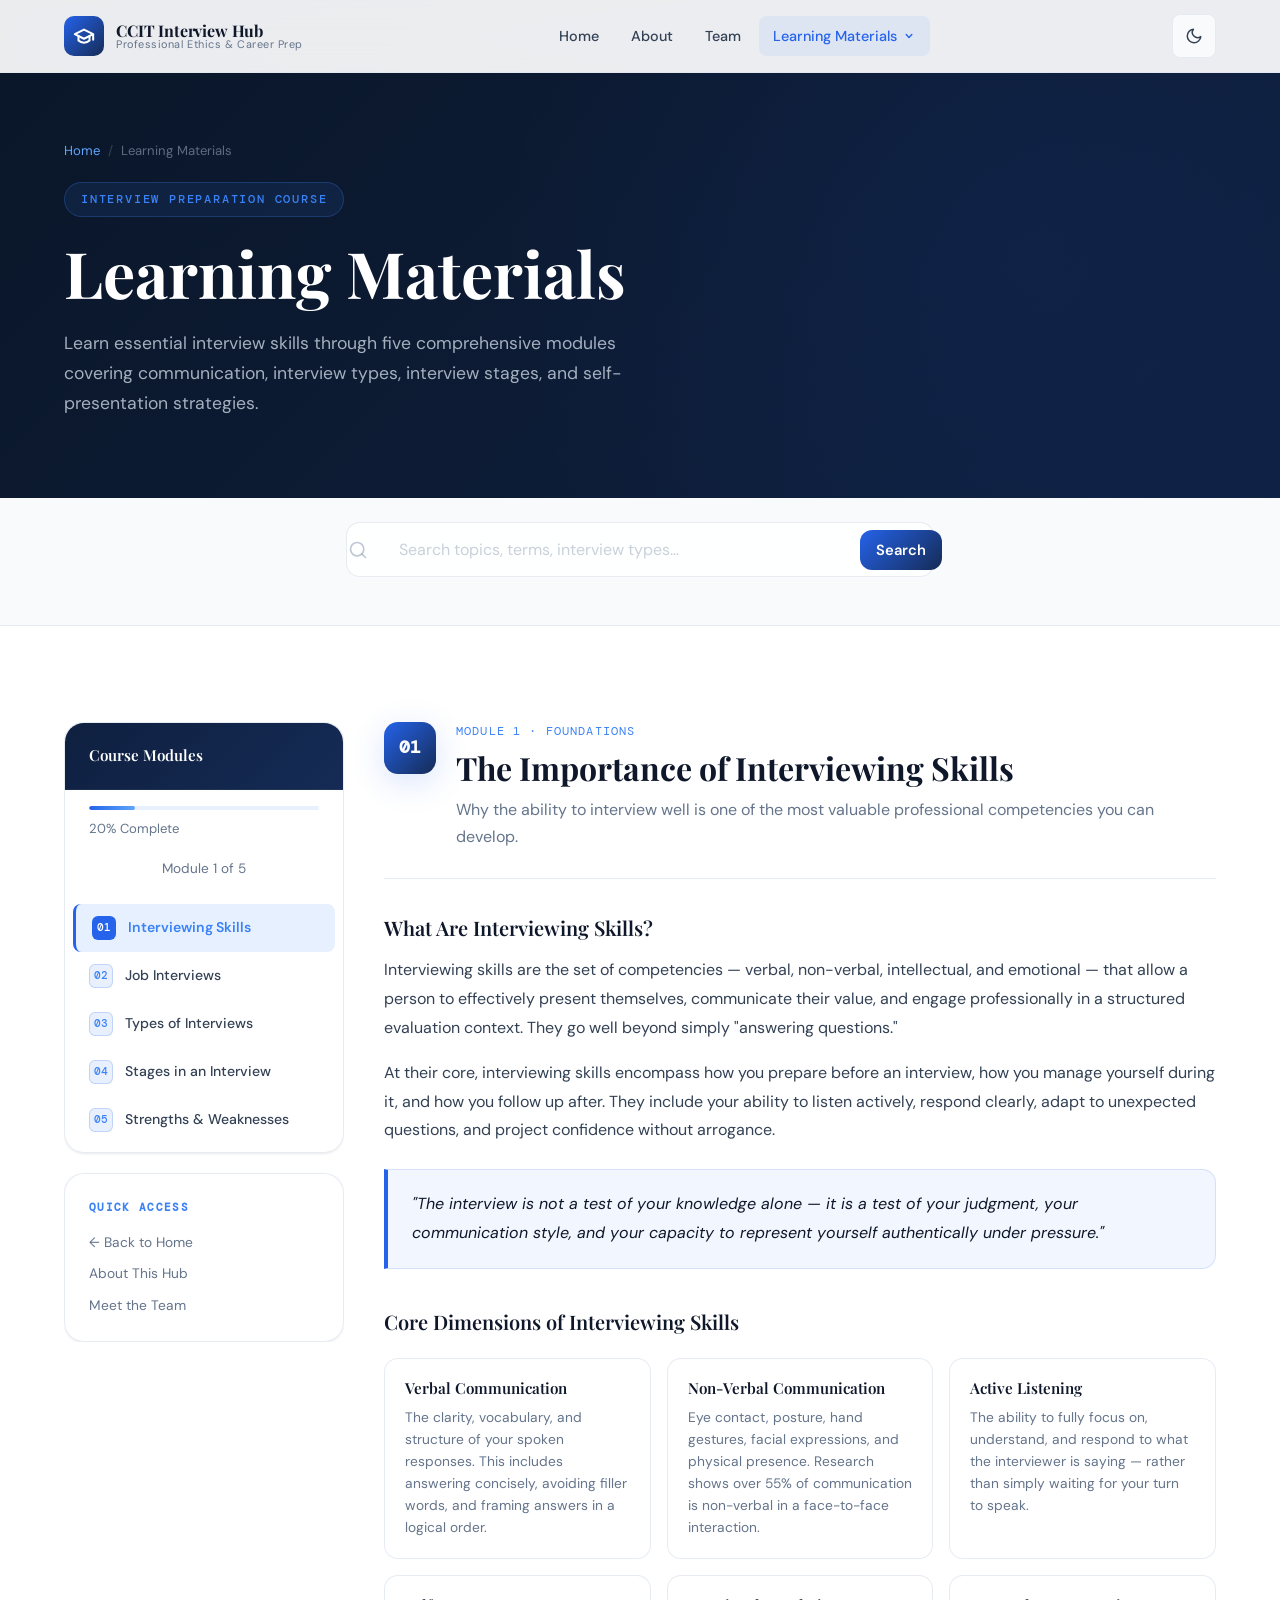
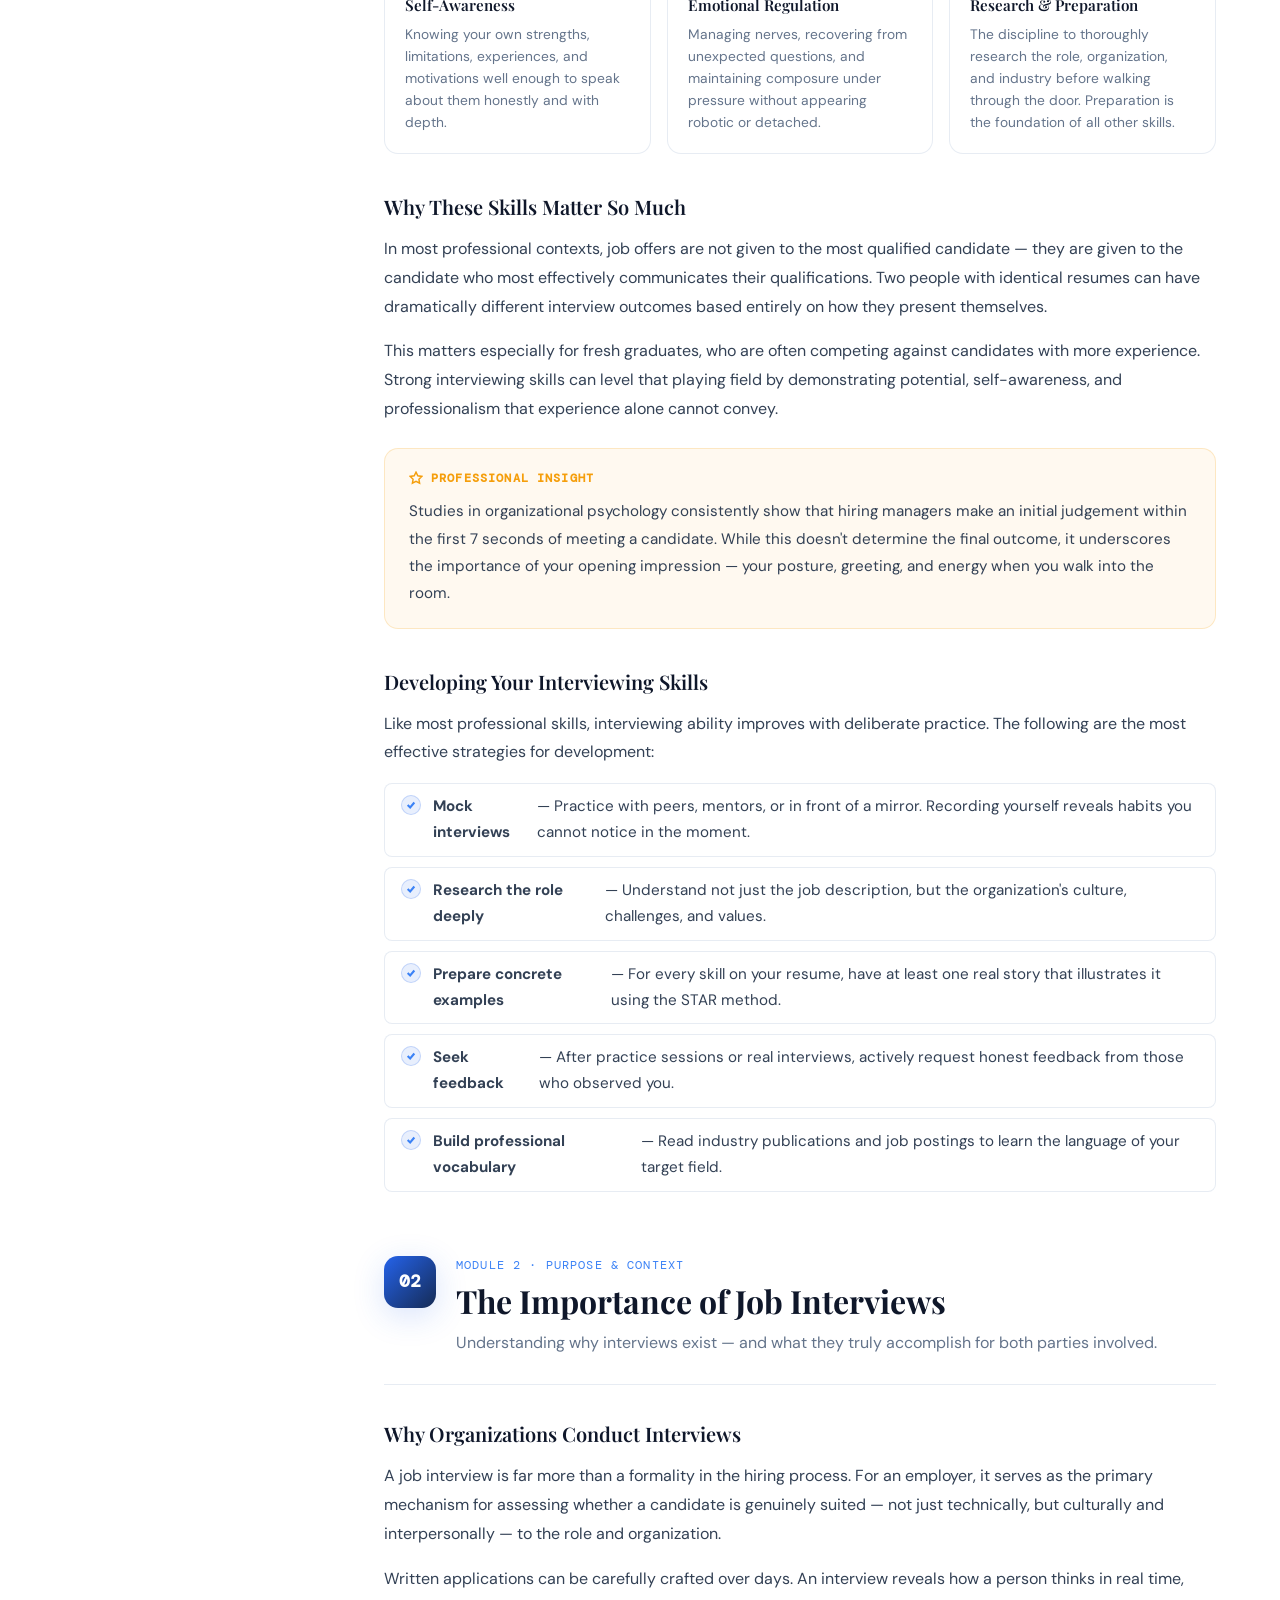
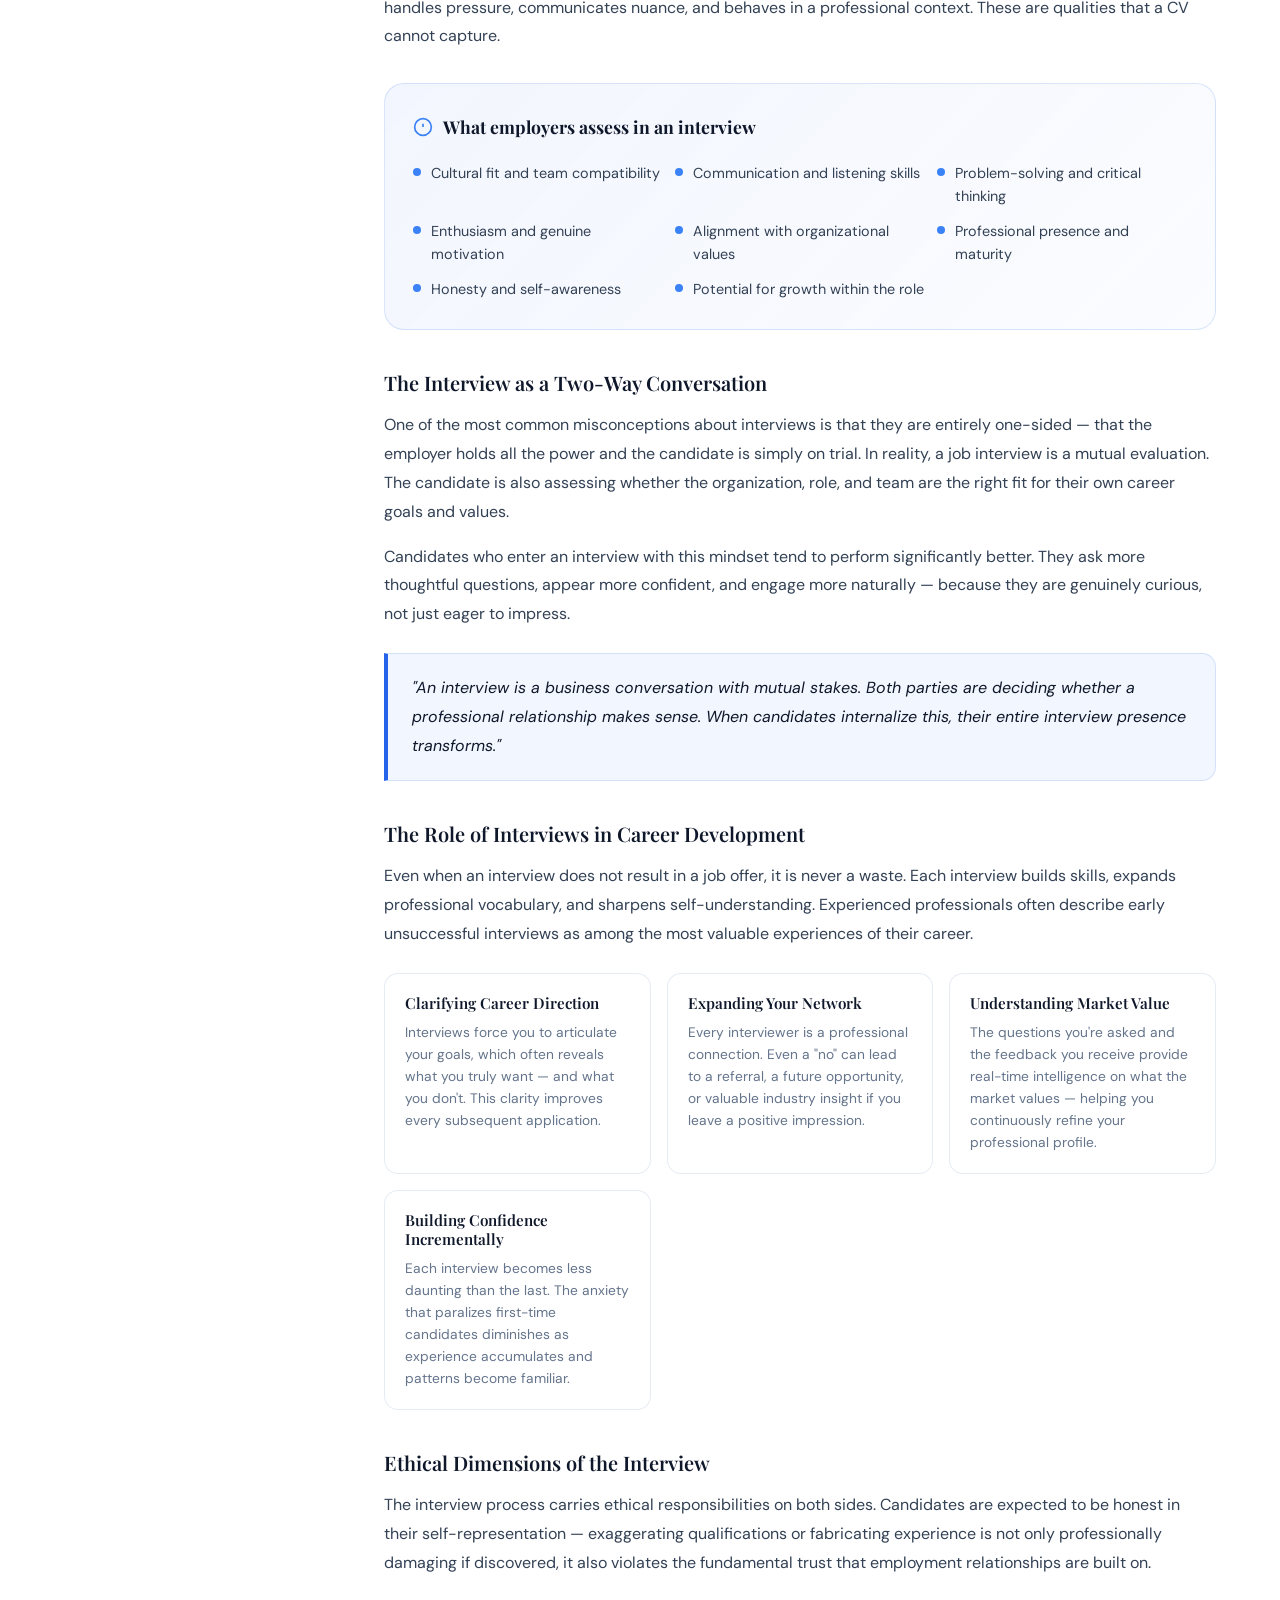
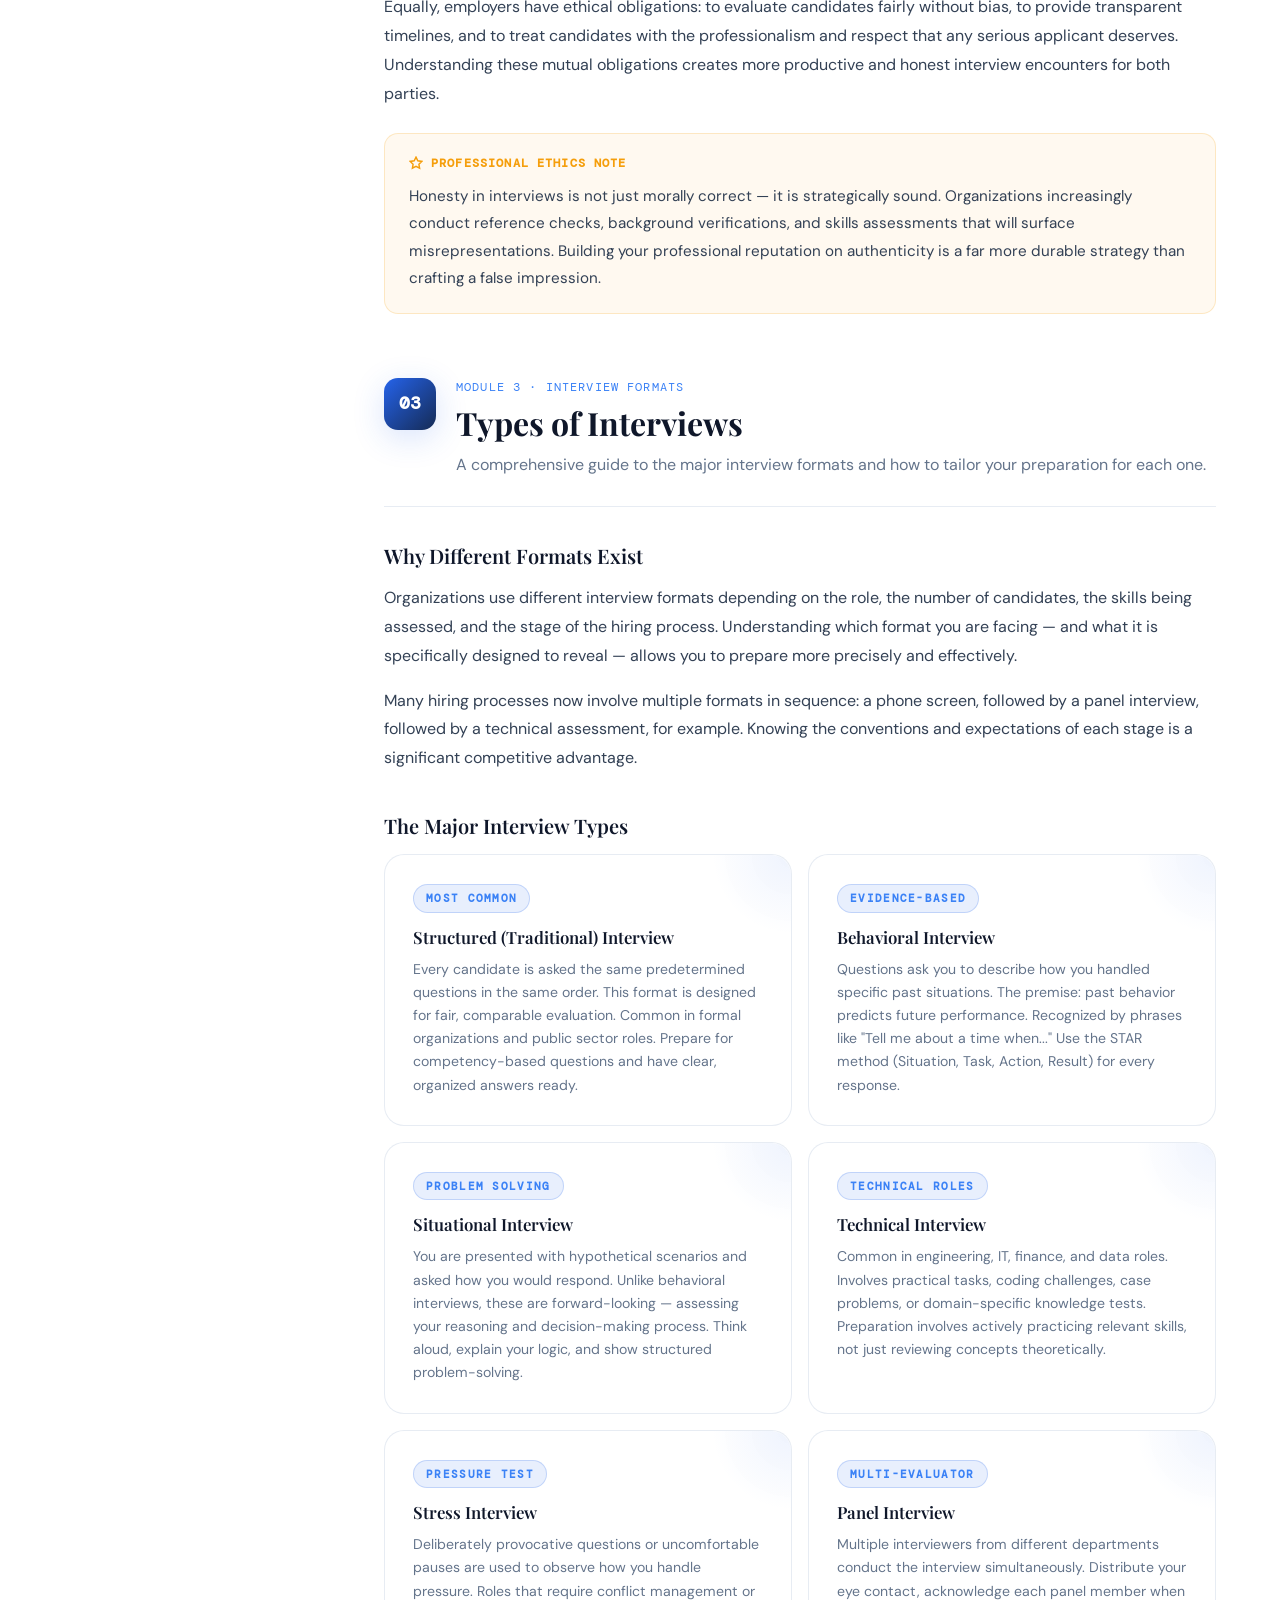
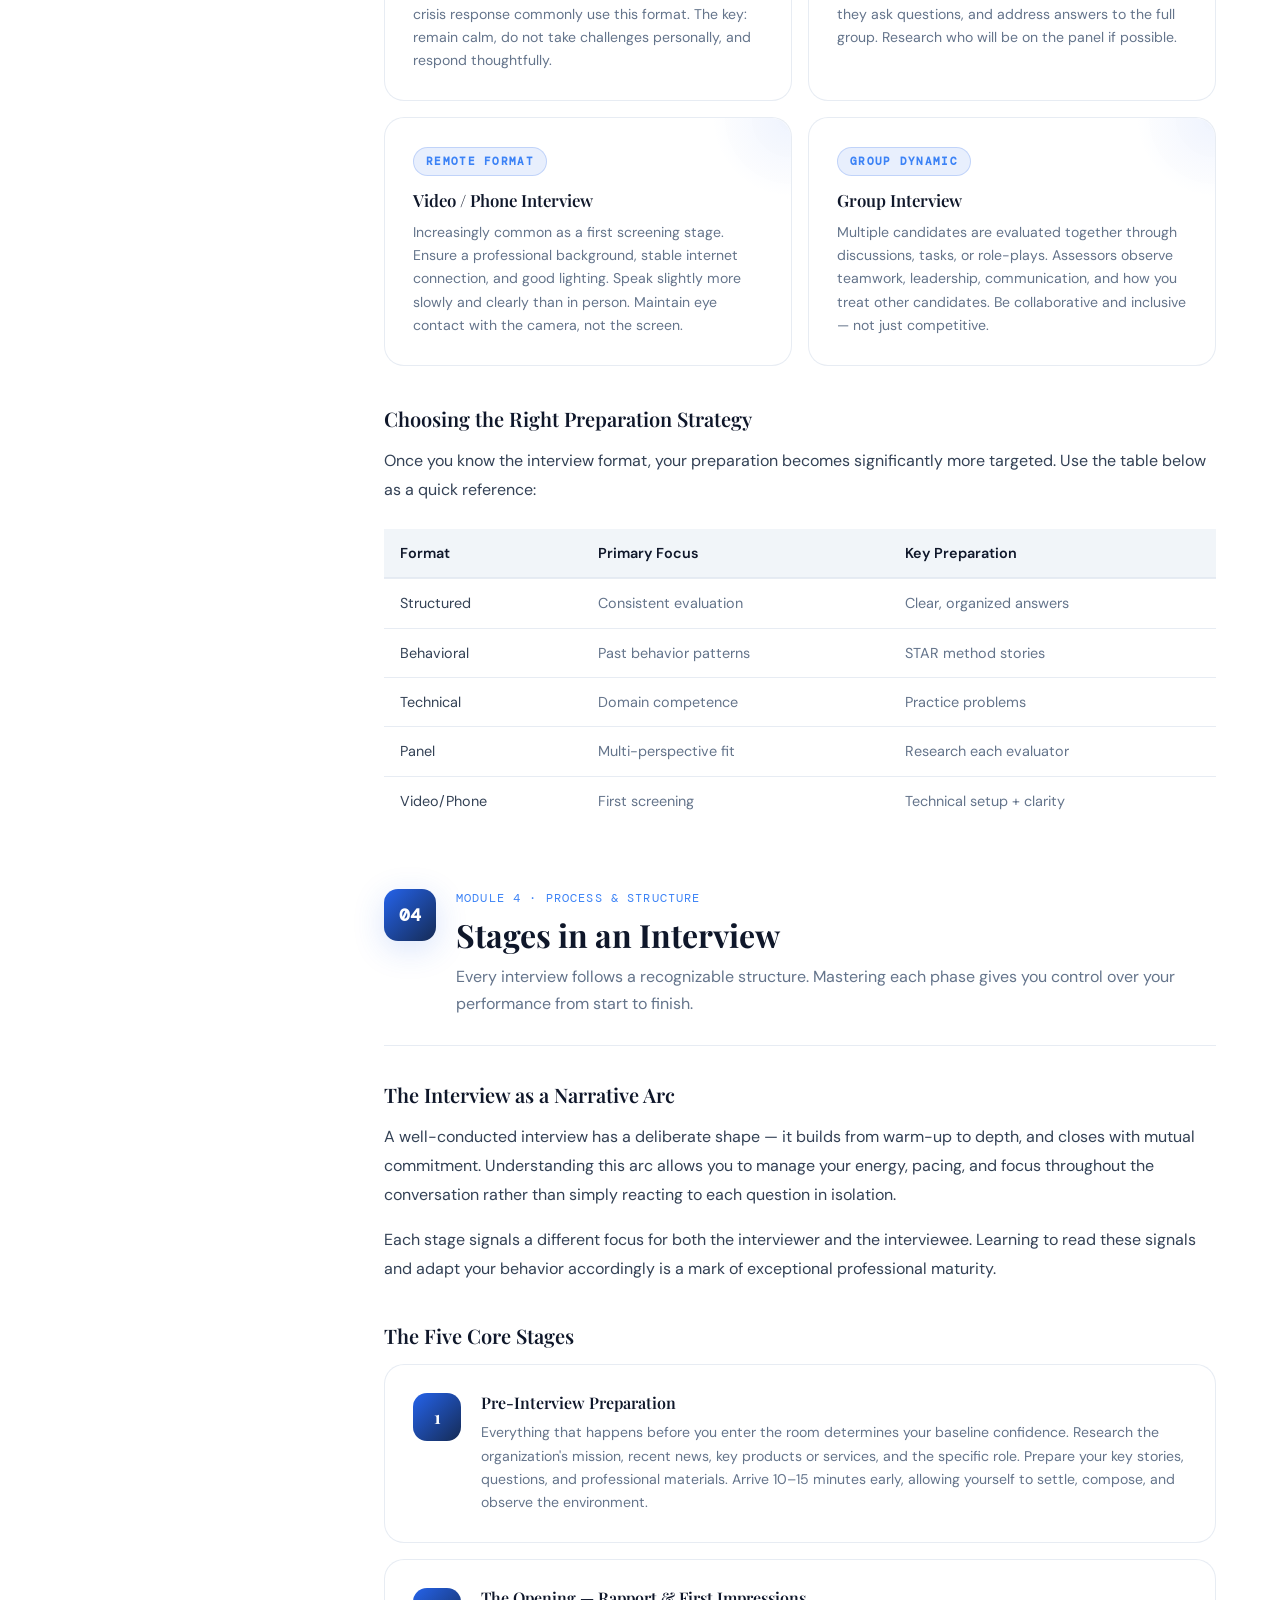
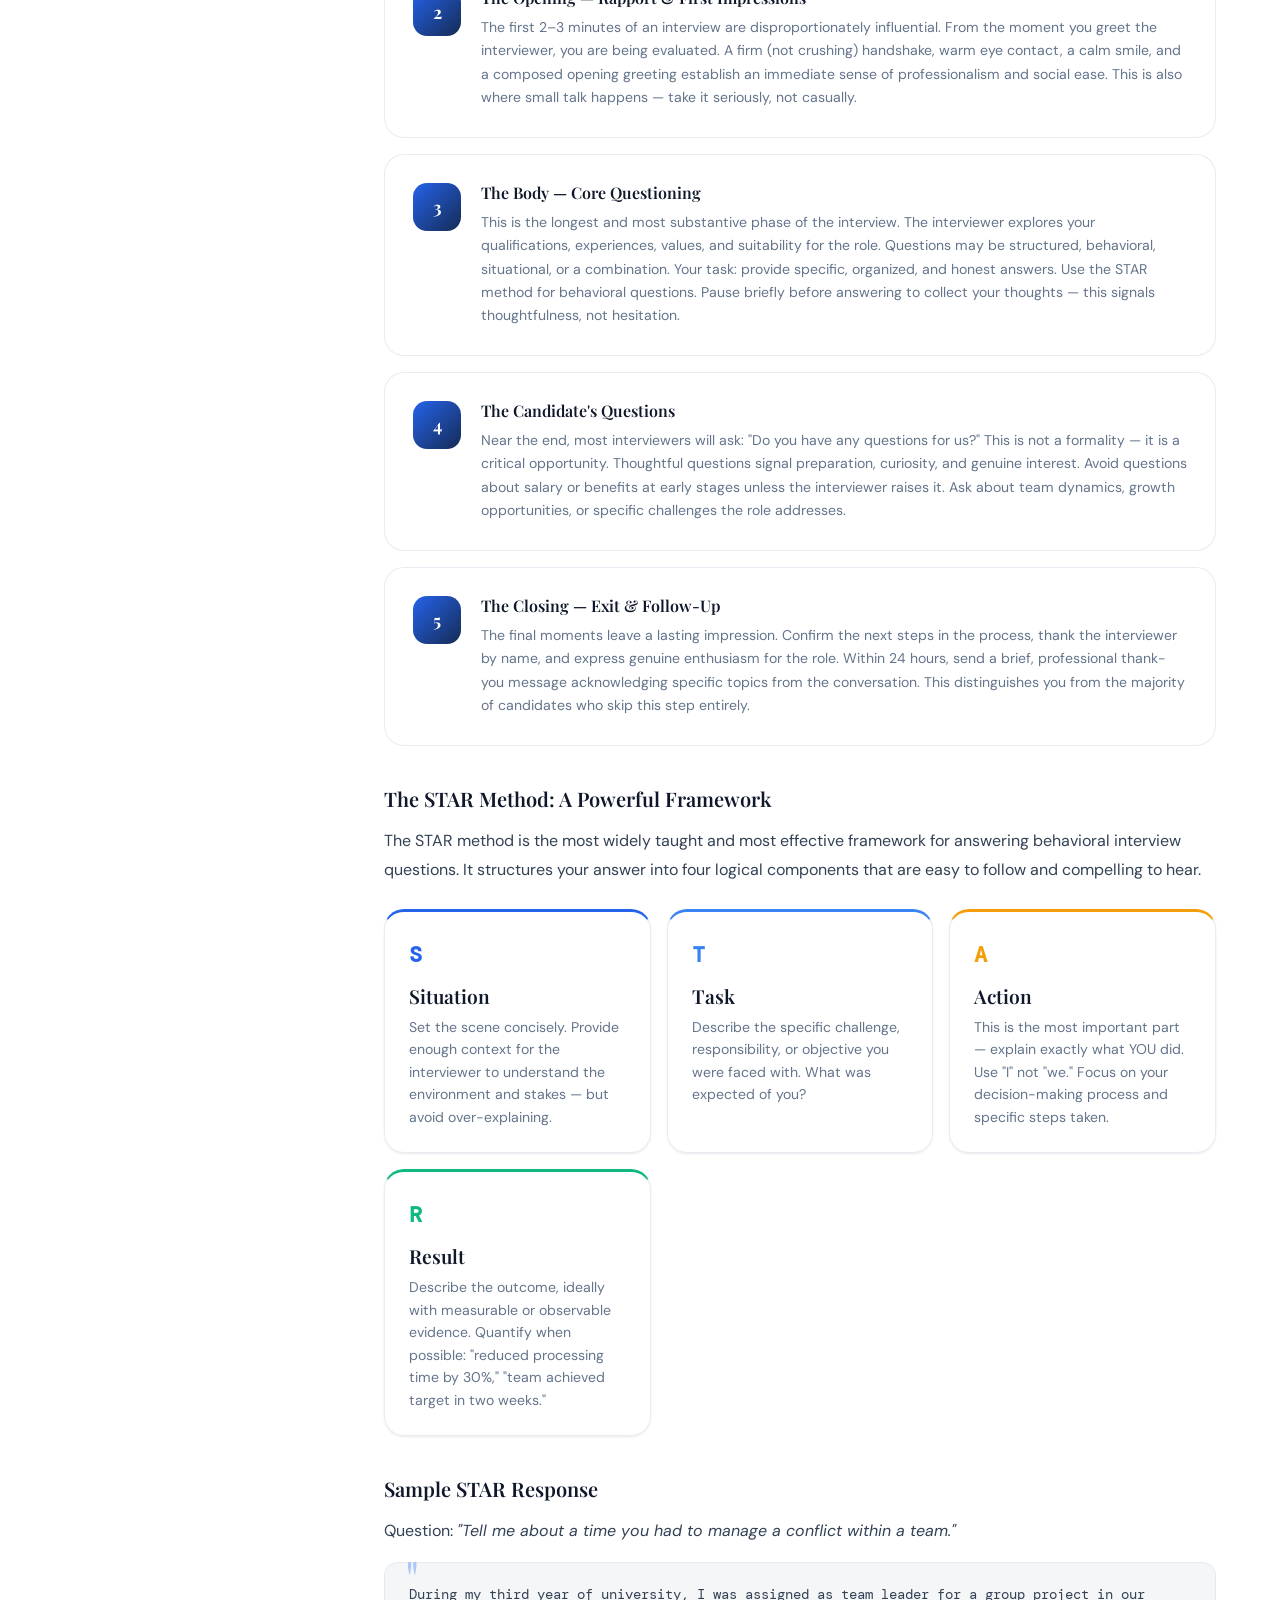
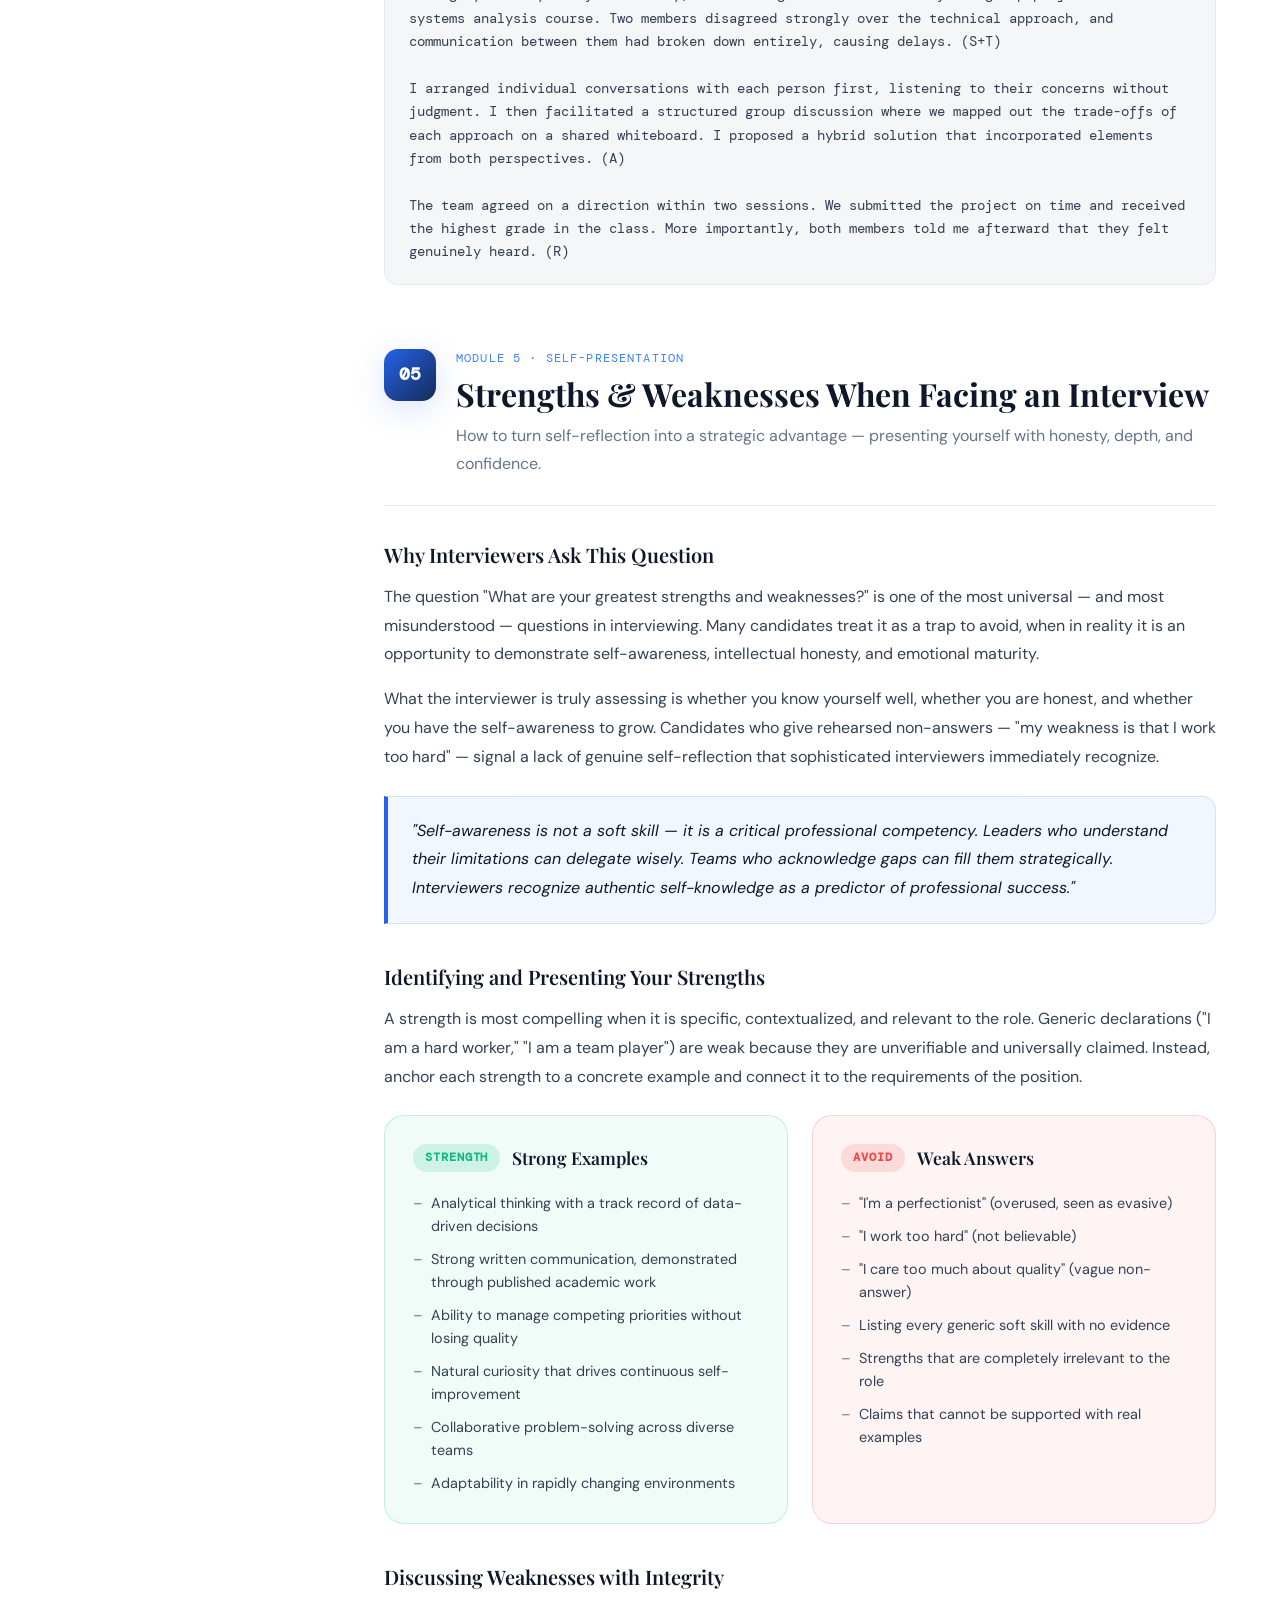
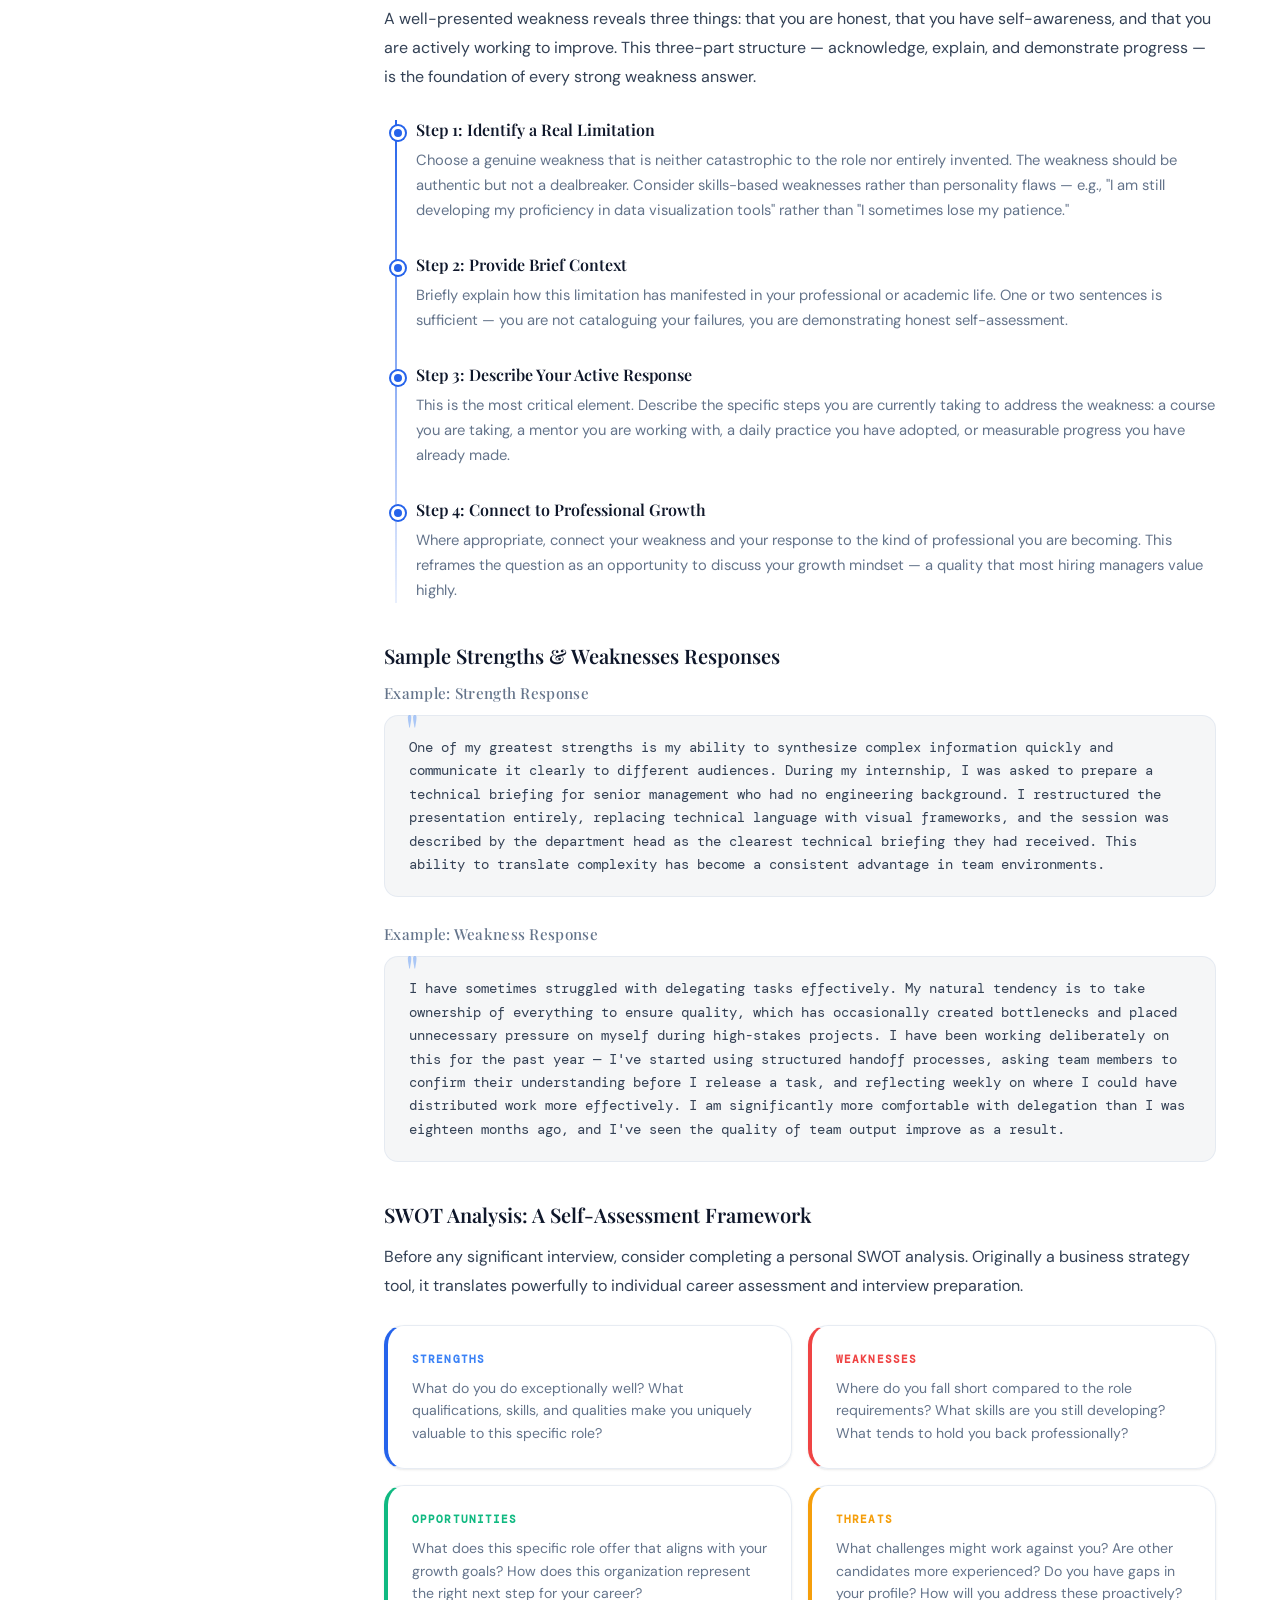
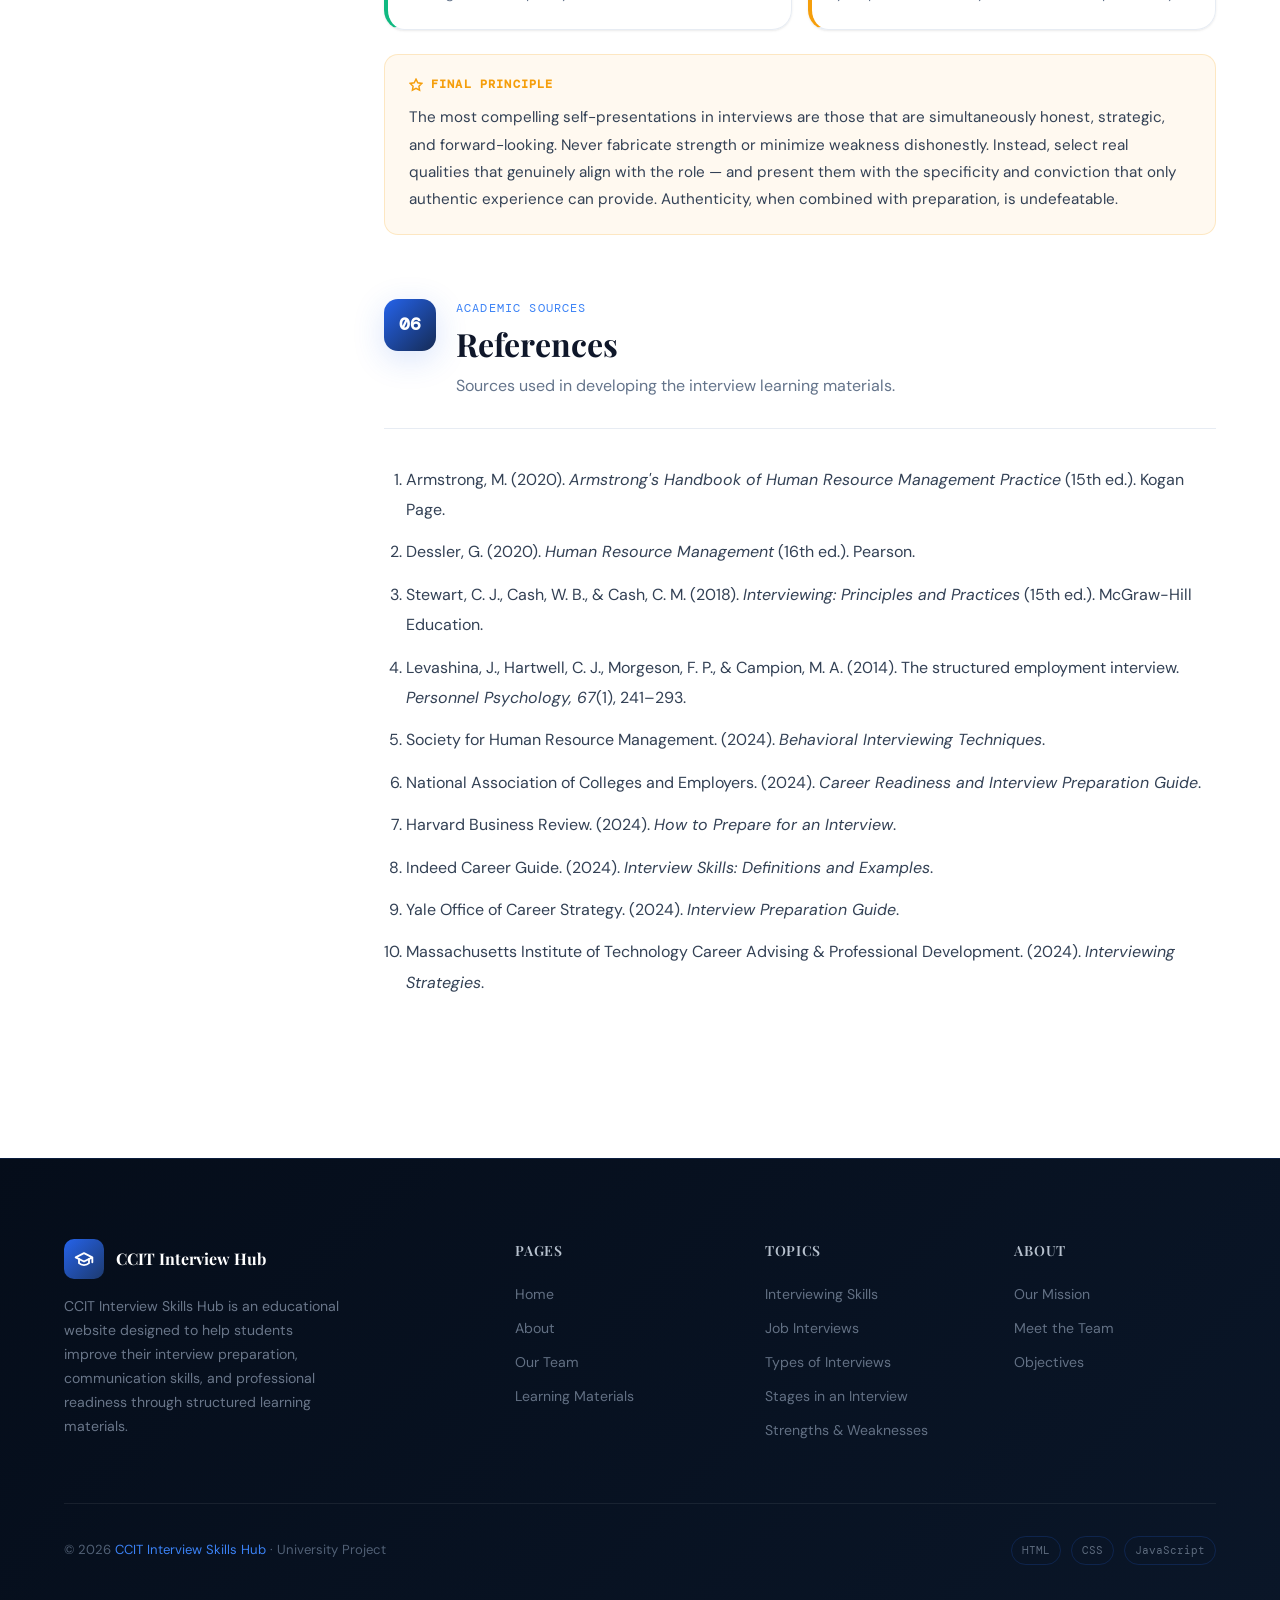
<file: learning-materials.html>
<!DOCTYPE html>
<html lang="en" data-theme="light">
<head>
  <meta charset="UTF-8" />
  <meta name="viewport" content="width=device-width, initial-scale=1.0" />
  <title>Learning Materials — CCIT Interview Skills Hub</title>
  <meta name="description" content="Comprehensive learning materials on interview skills: types of interviews, stages, strengths and weaknesses, and more." />
  <link rel="preconnect" href="https://fonts.googleapis.com" />
  <link rel="preconnect" href="https://fonts.gstatic.com" crossorigin />
  <link href="https://fonts.googleapis.com/css2?family=Playfair+Display:wght@400;600;700;900&family=DM+Sans:wght@300;400;500;600;700&family=DM+Mono:wght@400;500&display=swap" rel="stylesheet" />
  <link rel="stylesheet" href="css/style.css" />
  <link rel="stylesheet" href="css/learning.css" />
</head>
<body>

<!-- ── Navbar ───────────────────────────────────────────────── -->
<nav class="navbar">
  <div class="container nav-inner">
    <a href="index.html" class="nav-logo">
      <div class="logo-icon">
        <svg width="22" height="22" viewBox="0 0 24 24" fill="none" stroke="white" stroke-width="2.2" stroke-linecap="round" stroke-linejoin="round">
          <path d="M22 10v6M2 10l10-5 10 5-10 5z"/><path d="M6 12v5c3 3 9 3 12 0v-5"/>
        </svg>
      </div>
      <div class="logo-text">
        <span class="logo-title">CCIT Interview Hub</span>
        <span class="logo-sub">Professional Ethics &amp; Career Prep</span>
      </div>
    </a>

    <ul class="nav-menu">
      <li class="nav-item"><a href="index.html" class="nav-link">Home</a></li>
      <li class="nav-item"><a href="about.html" class="nav-link">About</a></li>
      <li class="nav-item"><a href="team.html" class="nav-link">Team</a></li>
      <li class="nav-item">
        <a href="learning-materials.html" class="nav-link active">
          Learning Materials
          <svg viewBox="0 0 20 20" fill="currentColor"><path fill-rule="evenodd" d="M5.293 7.293a1 1 0 011.414 0L10 10.586l3.293-3.293a1 1 0 111.414 1.414l-4 4a1 1 0 01-1.414 0l-4-4a1 1 0 010-1.414z" clip-rule="evenodd"/></svg>
        </a>
        <div class="dropdown">
          <a href="#topic-1" class="dropdown-item"><span class="dropdown-dot"></span>Interviewing Skills</a>
          <a href="#topic-2" class="dropdown-item"><span class="dropdown-dot"></span>Job Interviews</a>
          <a href="#topic-3" class="dropdown-item"><span class="dropdown-dot"></span>Types of Interviews</a>
          <a href="#topic-4" class="dropdown-item"><span class="dropdown-dot"></span>Stages in an Interview</a>
          <a href="#topic-5" class="dropdown-item"><span class="dropdown-dot"></span>Strengths &amp; Weaknesses</a>
        </div>
      </li>
    </ul>

    <div class="nav-actions">
      <button class="dark-toggle" aria-label="Toggle dark mode">
        <svg class="icon-moon" width="18" height="18" viewBox="0 0 24 24" fill="none" stroke="currentColor" stroke-width="2" stroke-linecap="round" stroke-linejoin="round"><path d="M21 12.79A9 9 0 1 1 11.21 3 7 7 0 0 0 21 12.79z"/></svg>
        <svg class="icon-sun" width="18" height="18" viewBox="0 0 24 24" fill="none" stroke="currentColor" stroke-width="2" stroke-linecap="round" stroke-linejoin="round"><circle cx="12" cy="12" r="5"/><line x1="12" y1="1" x2="12" y2="3"/><line x1="12" y1="21" x2="12" y2="23"/><line x1="4.22" y1="4.22" x2="5.64" y2="5.64"/><line x1="18.36" y1="18.36" x2="19.78" y2="19.78"/><line x1="1" y1="12" x2="3" y2="12"/><line x1="21" y1="12" x2="23" y2="12"/><line x1="4.22" y1="19.78" x2="5.64" y2="18.36"/><line x1="18.36" y1="5.64" x2="19.78" y2="4.22"/></svg>
      </button>
      <button class="mobile-menu-btn" aria-label="Menu"><span></span><span></span><span></span></button>
    </div>
  </div>
</nav>

<!-- Mobile Nav -->
<div class="mobile-nav">
  <div class="mobile-nav-links">
    <a href="index.html" class="mobile-nav-link">Home</a>
    <a href="about.html" class="mobile-nav-link">About</a>
    <a href="team.html" class="mobile-nav-link">Team</a>
    <a href="learning-materials.html" class="mobile-nav-link">Learning Materials</a>
    <div class="mobile-nav-sub">
      <a href="#topic-1" class="mobile-nav-link">→ Interviewing Skills</a>
      <a href="#topic-2" class="mobile-nav-link">→ Job Interviews</a>
      <a href="#topic-3" class="mobile-nav-link">→ Types of Interviews</a>
      <a href="#topic-4" class="mobile-nav-link">→ Stages in an Interview</a>
      <a href="#topic-5" class="mobile-nav-link">→ Strengths &amp; Weaknesses</a>
    </div>
  </div>
</div>

<!-- ── Page Hero ─────────────────────────────────────────────── -->
<section class="page-hero">
  <div class="container page-hero-content">
    <div class="breadcrumb">
      <a href="index.html">Home</a>
      <span class="breadcrumb-sep">/</span>
      <span>Learning Materials</span>
    </div>
    <span class="section-tag">Interview Preparation Course</span>
<h1>Learning Materials</h1>
<p>Learn essential interview skills through five comprehensive modules covering communication, interview types, interview stages, and self-presentation strategies.</p></div>
</section>

<!-- ── Search ────────────────────────────────────────────────── -->
<div class="page-search-section">
  <div class="container">
    <div class="search-panel">
      <svg class="search-icon" viewBox="0 0 24 24" fill="none" stroke="currentColor" stroke-width="2" stroke-linecap="round" stroke-linejoin="round"><circle cx="11" cy="11" r="8"/><path d="m21 21-4.35-4.35"/></svg>
      <input id="search-input" type="text" class="search-input" placeholder="Search topics, terms, interview types..." autocomplete="off" />
      <button id="search-btn" class="search-btn">Search</button>
    </div>
    <div id="search-results" class="search-results-panel"></div>
  </div>
</div>

<!-- ── Main Learning Layout ──────────────────────────────────── -->
<section class="section">
  <div class="container">
    <div class="learning-layout">

      <!-- ── Sidebar ────────────────────────────────────────── -->
      <aside class="learning-sidebar">
        <div class="sidebar-card">
          <div class="sidebar-header">
            <div class="sidebar-title">Course Modules</div>
          </div>
          <div class="progress-bar">
            <div class="progress-fill"></div>
          </div>
          <div class="progress-label">20% Complete</div>

<div class="progress-stats">
  1 of 5 Modules
</div>


          <nav class="sidebar-nav">
            <a class="sidebar-link active" data-target="topic-1">
              <span class="sidebar-num">01</span>
              Interviewing Skills
            </a>
            
            <a class="sidebar-link" data-target="topic-2">
              <span class="sidebar-num">02</span>
              Job Interviews
            </a>
            <a class="sidebar-link" data-target="topic-3">
              <span class="sidebar-num">03</span>
              Types of Interviews
            </a>
            <a class="sidebar-link" data-target="topic-4">
              <span class="sidebar-num">04</span>
              Stages in an Interview
            </a>
            <a class="sidebar-link" data-target="topic-5">
              <span class="sidebar-num">05</span>
              Strengths &amp; Weaknesses
            </a>
          </nav>
        </div>

        <!-- Quick nav card -->
        <div class="card quick-access-card">
          <div class="quick-access-title">Quick Access</div>
          <div class="quick-access-links">
            <a href="index.html" class="quick-access-link">← Back to Home</a>
            <a href="about.html" class="quick-access-link">About This Hub</a>
            <a href="team.html" class="quick-access-link">Meet the Team</a>
          </div>
        </div>
      </aside>

      <!-- ── Content ─────────────────────────────────────────── -->
      <main>

        <!-- ════════════════════════════════════════════════════
             TOPIC 1: THE IMPORTANCE OF INTERVIEWING SKILLS
             ════════════════════════════════════════════════════ -->
        <article id="topic-1" class="learning-section reveal">
          <div class="section-topic-header">
            <div class="topic-number">01</div>
            <div class="topic-meta">
              <span>Module 1 · Foundations</span>
              <h2>The Importance of Interviewing Skills</h2>
              <p>Why the ability to interview well is one of the most valuable professional competencies you can develop.</p>
            </div>
          </div>

          <div class="content-block">
            <h3>What Are Interviewing Skills?</h3>
            <p>Interviewing skills are the set of competencies — verbal, non-verbal, intellectual, and emotional — that allow a person to effectively present themselves, communicate their value, and engage professionally in a structured evaluation context. They go well beyond simply "answering questions."</p>
            <p>At their core, interviewing skills encompass how you prepare before an interview, how you manage yourself during it, and how you follow up after. They include your ability to listen actively, respond clearly, adapt to unexpected questions, and project confidence without arrogance.</p>

            <div class="highlight-box">
              <p>"The interview is not a test of your knowledge alone — it is a test of your judgment, your communication style, and your capacity to represent yourself authentically under pressure."</p>
            </div>
          </div>

          <div class="content-block">
            <h3>Core Dimensions of Interviewing Skills</h3>
            <div class="info-grid">
              <div class="info-item">
                <h4>Verbal Communication</h4>
                <p>The clarity, vocabulary, and structure of your spoken responses. This includes answering concisely, avoiding filler words, and framing answers in a logical order.</p>
              </div>
              <div class="info-item">
                <h4>Non-Verbal Communication</h4>
                <p>Eye contact, posture, hand gestures, facial expressions, and physical presence. Research shows over 55% of communication is non-verbal in a face-to-face interaction.</p>
              </div>
              <div class="info-item">
                <h4>Active Listening</h4>
                <p>The ability to fully focus on, understand, and respond to what the interviewer is saying — rather than simply waiting for your turn to speak.</p>
              </div>
              <div class="info-item">
                <h4>Self-Awareness</h4>
                <p>Knowing your own strengths, limitations, experiences, and motivations well enough to speak about them honestly and with depth.</p>
              </div>
              <div class="info-item">
                <h4>Emotional Regulation</h4>
                <p>Managing nerves, recovering from unexpected questions, and maintaining composure under pressure without appearing robotic or detached.</p>
              </div>
              <div class="info-item">
                <h4>Research &amp; Preparation</h4>
                <p>The discipline to thoroughly research the role, organization, and industry before walking through the door. Preparation is the foundation of all other skills.</p>
              </div>
            </div>
          </div>

          <div class="content-block">
            <h3>Why These Skills Matter So Much</h3>
            <p>In most professional contexts, job offers are not given to the most qualified candidate — they are given to the candidate who most effectively communicates their qualifications. Two people with identical resumes can have dramatically different interview outcomes based entirely on how they present themselves.</p>
            <p>This matters especially for fresh graduates, who are often competing against candidates with more experience. Strong interviewing skills can level that playing field by demonstrating potential, self-awareness, and professionalism that experience alone cannot convey.</p>

            <div class="tip-box">
              <div class="tip-box-title">
                <svg width="14" height="14" viewBox="0 0 24 24" fill="none" stroke="currentColor" stroke-width="2.5"><path d="M12 2L15.09 8.26L22 9.27L17 14.14L18.18 21.02L12 17.77L5.82 21.02L7 14.14L2 9.27L8.91 8.26L12 2z"/></svg>
                Professional Insight
              </div>
              <p>Studies in organizational psychology consistently show that hiring managers make an initial judgement within the first 7 seconds of meeting a candidate. While this doesn't determine the final outcome, it underscores the importance of your opening impression — your posture, greeting, and energy when you walk into the room.</p>
            </div>
          </div>

          <div class="content-block">
            <h3>Developing Your Interviewing Skills</h3>
            <p>Like most professional skills, interviewing ability improves with deliberate practice. The following are the most effective strategies for development:</p>
            <ul class="check-list">
              <li><span class="check-icon"><svg viewBox="0 0 12 12" fill="none" stroke="currentColor" stroke-width="2.5"><polyline points="2,6 5,9 10,3"/></svg></span>
                <strong>Mock interviews</strong> — Practice with peers, mentors, or in front of a mirror. Recording yourself reveals habits you cannot notice in the moment.</li>
              <li><span class="check-icon"><svg viewBox="0 0 12 12" fill="none" stroke="currentColor" stroke-width="2.5"><polyline points="2,6 5,9 10,3"/></svg></span>
                <strong>Research the role deeply</strong> — Understand not just the job description, but the organization's culture, challenges, and values.</li>
              <li><span class="check-icon"><svg viewBox="0 0 12 12" fill="none" stroke="currentColor" stroke-width="2.5"><polyline points="2,6 5,9 10,3"/></svg></span>
                <strong>Prepare concrete examples</strong> — For every skill on your resume, have at least one real story that illustrates it using the STAR method.</li>
              <li><span class="check-icon"><svg viewBox="0 0 12 12" fill="none" stroke="currentColor" stroke-width="2.5"><polyline points="2,6 5,9 10,3"/></svg></span>
                <strong>Seek feedback</strong> — After practice sessions or real interviews, actively request honest feedback from those who observed you.</li>
              <li><span class="check-icon"><svg viewBox="0 0 12 12" fill="none" stroke="currentColor" stroke-width="2.5"><polyline points="2,6 5,9 10,3"/></svg></span>
                <strong>Build professional vocabulary</strong> — Read industry publications and job postings to learn the language of your target field.</li>
            </ul>
          </div>
        </article>

        <!-- ════════════════════════════════════════════════════
             TOPIC 2: THE IMPORTANCE OF JOB INTERVIEWS
             ════════════════════════════════════════════════════ -->
        <article id="topic-2" class="learning-section reveal">
          <div class="section-topic-header">
            <div class="topic-number">02</div>
            <div class="topic-meta">
              <span>Module 2 · Purpose &amp; Context</span>
              <h2>The Importance of Job Interviews</h2>
              <p>Understanding why interviews exist — and what they truly accomplish for both parties involved.</p>
            </div>
          </div>

          <div class="content-block">
            <h3>Why Organizations Conduct Interviews</h3>
            <p>A job interview is far more than a formality in the hiring process. For an employer, it serves as the primary mechanism for assessing whether a candidate is genuinely suited — not just technically, but culturally and interpersonally — to the role and organization.</p>
            <p>Written applications can be carefully crafted over days. An interview reveals how a person thinks in real time, handles pressure, communicates nuance, and behaves in a professional context. These are qualities that a CV cannot capture.</p>

            <div class="key-points">
              <div class="key-points-title">
                <svg width="20" height="20" viewBox="0 0 24 24" fill="none" stroke="currentColor" stroke-width="2"><circle cx="12" cy="12" r="10"/><path d="M12 8v4M12 16h.01"/></svg>
                What employers assess in an interview
              </div>
              <div class="key-points-grid">
                <div class="kp-item"><div class="kp-bullet"></div>Cultural fit and team compatibility</div>
                <div class="kp-item"><div class="kp-bullet"></div>Communication and listening skills</div>
                <div class="kp-item"><div class="kp-bullet"></div>Problem-solving and critical thinking</div>
                <div class="kp-item"><div class="kp-bullet"></div>Enthusiasm and genuine motivation</div>
                <div class="kp-item"><div class="kp-bullet"></div>Alignment with organizational values</div>
                <div class="kp-item"><div class="kp-bullet"></div>Professional presence and maturity</div>
                <div class="kp-item"><div class="kp-bullet"></div>Honesty and self-awareness</div>
                <div class="kp-item"><div class="kp-bullet"></div>Potential for growth within the role</div>
              </div>
            </div>
          </div>

          <div class="content-block">
            <h3>The Interview as a Two-Way Conversation</h3>
            <p>One of the most common misconceptions about interviews is that they are entirely one-sided — that the employer holds all the power and the candidate is simply on trial. In reality, a job interview is a mutual evaluation. The candidate is also assessing whether the organization, role, and team are the right fit for their own career goals and values.</p>
            <p>Candidates who enter an interview with this mindset tend to perform significantly better. They ask more thoughtful questions, appear more confident, and engage more naturally — because they are genuinely curious, not just eager to impress.</p>

            <div class="highlight-box">
              <p>"An interview is a business conversation with mutual stakes. Both parties are deciding whether a professional relationship makes sense. When candidates internalize this, their entire interview presence transforms."</p>
            </div>
          </div>

          <div class="content-block">
            <h3>The Role of Interviews in Career Development</h3>
            <p>Even when an interview does not result in a job offer, it is never a waste. Each interview builds skills, expands professional vocabulary, and sharpens self-understanding. Experienced professionals often describe early unsuccessful interviews as among the most valuable experiences of their career.</p>

            <div class="info-grid">
              <div class="info-item">
                <h4>Clarifying Career Direction</h4>
                <p>Interviews force you to articulate your goals, which often reveals what you truly want — and what you don't. This clarity improves every subsequent application.</p>
              </div>
              <div class="info-item">
                <h4>Expanding Your Network</h4>
                <p>Every interviewer is a professional connection. Even a "no" can lead to a referral, a future opportunity, or valuable industry insight if you leave a positive impression.</p>
              </div>
              <div class="info-item">
                <h4>Understanding Market Value</h4>
                <p>The questions you're asked and the feedback you receive provide real-time intelligence on what the market values — helping you continuously refine your professional profile.</p>
              </div>
              <div class="info-item">
                <h4>Building Confidence Incrementally</h4>
                <p>Each interview becomes less daunting than the last. The anxiety that paralizes first-time candidates diminishes as experience accumulates and patterns become familiar.</p>
              </div>
            </div>
          </div>

          <div class="content-block">
            <h3>Ethical Dimensions of the Interview</h3>
            <p>The interview process carries ethical responsibilities on both sides. Candidates are expected to be honest in their self-representation — exaggerating qualifications or fabricating experience is not only professionally damaging if discovered, it also violates the fundamental trust that employment relationships are built on.</p>
            <p>Equally, employers have ethical obligations: to evaluate candidates fairly without bias, to provide transparent timelines, and to treat candidates with the professionalism and respect that any serious applicant deserves. Understanding these mutual obligations creates more productive and honest interview encounters for both parties.</p>

            <div class="tip-box">
              <div class="tip-box-title">
                <svg width="14" height="14" viewBox="0 0 24 24" fill="none" stroke="currentColor" stroke-width="2.5"><path d="M12 2L15.09 8.26L22 9.27L17 14.14L18.18 21.02L12 17.77L5.82 21.02L7 14.14L2 9.27L8.91 8.26L12 2z"/></svg>
                Professional Ethics Note
              </div>
              <p>Honesty in interviews is not just morally correct — it is strategically sound. Organizations increasingly conduct reference checks, background verifications, and skills assessments that will surface misrepresentations. Building your professional reputation on authenticity is a far more durable strategy than crafting a false impression.</p>
            </div>
          </div>
        </article>

        <!-- ════════════════════════════════════════════════════
             TOPIC 3: TYPES OF JOB INTERVIEWS
             ════════════════════════════════════════════════════ -->
        <article id="topic-3" class="learning-section reveal">
          <div class="section-topic-header">
            <div class="topic-number">03</div>
            <div class="topic-meta">
              <span>Module 3 · Interview Formats</span>
              <h2>Types of Interviews</h2>
              <p>A comprehensive guide to the major interview formats and how to tailor your preparation for each one.</p>
            </div>
          </div>

          <div class="content-block">
            <h3>Why Different Formats Exist</h3>
            <p>Organizations use different interview formats depending on the role, the number of candidates, the skills being assessed, and the stage of the hiring process. Understanding which format you are facing — and what it is specifically designed to reveal — allows you to prepare more precisely and effectively.</p>
            <p>Many hiring processes now involve multiple formats in sequence: a phone screen, followed by a panel interview, followed by a technical assessment, for example. Knowing the conventions and expectations of each stage is a significant competitive advantage.</p>
          </div>

          <div class="content-block">
            <h3>The Major Interview Types</h3>
            <div style="display:grid;grid-template-columns:repeat(auto-fit,minmax(280px,1fr));gap:16px;">

              <div class="type-card">
                <div class="type-card-accent"></div>
                <div class="type-card-tag">Most Common</div>
                <h4>Structured (Traditional) Interview</h4>
                <p>Every candidate is asked the same predetermined questions in the same order. This format is designed for fair, comparable evaluation. Common in formal organizations and public sector roles. Prepare for competency-based questions and have clear, organized answers ready.</p>
              </div>

              <div class="type-card">
                <div class="type-card-accent"></div>
                <div class="type-card-tag">Evidence-Based</div>
                <h4>Behavioral Interview</h4>
                <p>Questions ask you to describe how you handled specific past situations. The premise: past behavior predicts future performance. Recognized by phrases like "Tell me about a time when..." Use the STAR method (Situation, Task, Action, Result) for every response.</p>
              </div>

              <div class="type-card">
                <div class="type-card-accent"></div>
                <div class="type-card-tag">Problem Solving</div>
                <h4>Situational Interview</h4>
                <p>You are presented with hypothetical scenarios and asked how you would respond. Unlike behavioral interviews, these are forward-looking — assessing your reasoning and decision-making process. Think aloud, explain your logic, and show structured problem-solving.</p>
              </div>

              <div class="type-card">
                <div class="type-card-accent"></div>
                <div class="type-card-tag">Technical Roles</div>
                <h4>Technical Interview</h4>
                <p>Common in engineering, IT, finance, and data roles. Involves practical tasks, coding challenges, case problems, or domain-specific knowledge tests. Preparation involves actively practicing relevant skills, not just reviewing concepts theoretically.</p>
              </div>

              <div class="type-card">
                <div class="type-card-accent"></div>
                <div class="type-card-tag">Pressure Test</div>
                <h4>Stress Interview</h4>
                <p>Deliberately provocative questions or uncomfortable pauses are used to observe how you handle pressure. Roles that require conflict management or crisis response commonly use this format. The key: remain calm, do not take challenges personally, and respond thoughtfully.</p>
              </div>

              <div class="type-card">
                <div class="type-card-accent"></div>
                <div class="type-card-tag">Multi-Evaluator</div>
                <h4>Panel Interview</h4>
                <p>Multiple interviewers from different departments conduct the interview simultaneously. Distribute your eye contact, acknowledge each panel member when they ask questions, and address answers to the full group. Research who will be on the panel if possible.</p>
              </div>

              <div class="type-card">
                <div class="type-card-accent"></div>
                <div class="type-card-tag">Remote Format</div>
                <h4>Video / Phone Interview</h4>
                <p>Increasingly common as a first screening stage. Ensure a professional background, stable internet connection, and good lighting. Speak slightly more slowly and clearly than in person. Maintain eye contact with the camera, not the screen.</p>
              </div>

              <div class="type-card">
                <div class="type-card-accent"></div>
                <div class="type-card-tag">Group Dynamic</div>
                <h4>Group Interview</h4>
                <p>Multiple candidates are evaluated together through discussions, tasks, or role-plays. Assessors observe teamwork, leadership, communication, and how you treat other candidates. Be collaborative and inclusive — not just competitive.</p>
              </div>

            </div>
          </div>

          <div class="content-block">
            <h3>Choosing the Right Preparation Strategy</h3>
            <p>Once you know the interview format, your preparation becomes significantly more targeted. Use the table below as a quick reference:</p>

            <div style="overflow-x:auto;margin:24px 0;">
              <table style="width:100%;border-collapse:collapse;font-size:0.9rem;">
                <thead>
                  <tr style="background:var(--bg-tertiary);">
                    <th style="padding:12px 16px;text-align:left;font-weight:600;color:var(--text-primary);border-bottom:2px solid var(--card-border);">Format</th>
                    <th style="padding:12px 16px;text-align:left;font-weight:600;color:var(--text-primary);border-bottom:2px solid var(--card-border);">Primary Focus</th>
                    <th style="padding:12px 16px;text-align:left;font-weight:600;color:var(--text-primary);border-bottom:2px solid var(--card-border);">Key Preparation</th>
                  </tr>
                </thead>
                <tbody>
                  <tr style="border-bottom:1px solid var(--card-border);">
                    <td style="padding:12px 16px;color:var(--text-secondary);">Structured</td>
                    <td style="padding:12px 16px;color:var(--text-muted);">Consistent evaluation</td>
                    <td style="padding:12px 16px;color:var(--text-muted);">Clear, organized answers</td>
                  </tr>
                  <tr style="border-bottom:1px solid var(--card-border);">
                    <td style="padding:12px 16px;color:var(--text-secondary);">Behavioral</td>
                    <td style="padding:12px 16px;color:var(--text-muted);">Past behavior patterns</td>
                    <td style="padding:12px 16px;color:var(--text-muted);">STAR method stories</td>
                  </tr>
                  <tr style="border-bottom:1px solid var(--card-border);">
                    <td style="padding:12px 16px;color:var(--text-secondary);">Technical</td>
                    <td style="padding:12px 16px;color:var(--text-muted);">Domain competence</td>
                    <td style="padding:12px 16px;color:var(--text-muted);">Practice problems</td>
                  </tr>
                  <tr style="border-bottom:1px solid var(--card-border);">
                    <td style="padding:12px 16px;color:var(--text-secondary);">Panel</td>
                    <td style="padding:12px 16px;color:var(--text-muted);">Multi-perspective fit</td>
                    <td style="padding:12px 16px;color:var(--text-muted);">Research each evaluator</td>
                  </tr>
                  <tr>
                    <td style="padding:12px 16px;color:var(--text-secondary);">Video/Phone</td>
                    <td style="padding:12px 16px;color:var(--text-muted);">First screening</td>
                    <td style="padding:12px 16px;color:var(--text-muted);">Technical setup + clarity</td>
                  </tr>
                </tbody>
              </table>
            </div>
          </div>
        </article>

        <!-- ════════════════════════════════════════════════════
             TOPIC 4: STAGES IN AN INTERVIEW
             ════════════════════════════════════════════════════ -->
        <article id="topic-4" class="learning-section reveal">
          <div class="section-topic-header">
            <div class="topic-number">04</div>
            <div class="topic-meta">
              <span>Module 4 · Process &amp; Structure</span>
              <h2>Stages in an Interview</h2>
              <p>Every interview follows a recognizable structure. Mastering each phase gives you control over your performance from start to finish.</p>
            </div>
          </div>

          <div class="content-block">
            <h3>The Interview as a Narrative Arc</h3>
            <p>A well-conducted interview has a deliberate shape — it builds from warm-up to depth, and closes with mutual commitment. Understanding this arc allows you to manage your energy, pacing, and focus throughout the conversation rather than simply reacting to each question in isolation.</p>
            <p>Each stage signals a different focus for both the interviewer and the interviewee. Learning to read these signals and adapt your behavior accordingly is a mark of exceptional professional maturity.</p>
          </div>

          <div class="content-block">
            <h3>The Five Core Stages</h3>
            <div style="display:flex;flex-direction:column;gap:16px;">

              <div class="stage-card">
                <div class="stage-badge">1</div>
                <div class="stage-content">
                  <h4>Pre-Interview Preparation</h4>
                  <p>Everything that happens before you enter the room determines your baseline confidence. Research the organization's mission, recent news, key products or services, and the specific role. Prepare your key stories, questions, and professional materials. Arrive 10–15 minutes early, allowing yourself to settle, compose, and observe the environment.</p>
                </div>
              </div>

              <div class="stage-card">
                <div class="stage-badge">2</div>
                <div class="stage-content">
                  <h4>The Opening — Rapport &amp; First Impressions</h4>
                  <p>The first 2–3 minutes of an interview are disproportionately influential. From the moment you greet the interviewer, you are being evaluated. A firm (not crushing) handshake, warm eye contact, a calm smile, and a composed opening greeting establish an immediate sense of professionalism and social ease. This is also where small talk happens — take it seriously, not casually.</p>
                </div>
              </div>

              <div class="stage-card">
                <div class="stage-badge">3</div>
                <div class="stage-content">
                  <h4>The Body — Core Questioning</h4>
                  <p>This is the longest and most substantive phase of the interview. The interviewer explores your qualifications, experiences, values, and suitability for the role. Questions may be structured, behavioral, situational, or a combination. Your task: provide specific, organized, and honest answers. Use the STAR method for behavioral questions. Pause briefly before answering to collect your thoughts — this signals thoughtfulness, not hesitation.</p>
                </div>
              </div>

              <div class="stage-card">
                <div class="stage-badge">4</div>
                <div class="stage-content">
                  <h4>The Candidate's Questions</h4>
                  <p>Near the end, most interviewers will ask: "Do you have any questions for us?" This is not a formality — it is a critical opportunity. Thoughtful questions signal preparation, curiosity, and genuine interest. Avoid questions about salary or benefits at early stages unless the interviewer raises it. Ask about team dynamics, growth opportunities, or specific challenges the role addresses.</p>
                </div>
              </div>

              <div class="stage-card">
                <div class="stage-badge">5</div>
                <div class="stage-content">
                  <h4>The Closing — Exit &amp; Follow-Up</h4>
                  <p>The final moments leave a lasting impression. Confirm the next steps in the process, thank the interviewer by name, and express genuine enthusiasm for the role. Within 24 hours, send a brief, professional thank-you message acknowledging specific topics from the conversation. This distinguishes you from the majority of candidates who skip this step entirely.</p>
                </div>
              </div>

            </div>
          </div>

          <div class="content-block">
            <h3>The STAR Method: A Powerful Framework</h3>
            <p>The STAR method is the most widely taught and most effective framework for answering behavioral interview questions. It structures your answer into four logical components that are easy to follow and compelling to hear.</p>

            <div style="display:grid;grid-template-columns:repeat(auto-fit,minmax(220px,1fr));gap:16px;margin:24px 0;">
              <div class="card" style="padding:24px;border-top:3px solid var(--blue-500);">
                <div style="font-family:var(--font-mono);font-size:1.4rem;font-weight:700;color:var(--blue-500);margin-bottom:10px;">S</div>
                <h4 style="margin-bottom:8px;">Situation</h4>
                <p style="font-size:0.88rem;color:var(--text-muted);margin:0;line-height:1.6;">Set the scene concisely. Provide enough context for the interviewer to understand the environment and stakes — but avoid over-explaining.</p>
              </div>
              <div class="card" style="padding:24px;border-top:3px solid var(--blue-400);">
                <div style="font-family:var(--font-mono);font-size:1.4rem;font-weight:700;color:var(--blue-400);margin-bottom:10px;">T</div>
                <h4 style="margin-bottom:8px;">Task</h4>
                <p style="font-size:0.88rem;color:var(--text-muted);margin:0;line-height:1.6;">Describe the specific challenge, responsibility, or objective you were faced with. What was expected of you?</p>
              </div>
              <div class="card" style="padding:24px;border-top:3px solid var(--gold-400);">
                <div style="font-family:var(--font-mono);font-size:1.4rem;font-weight:700;color:var(--gold-400);margin-bottom:10px;">A</div>
                <h4 style="margin-bottom:8px;">Action</h4>
                <p style="font-size:0.88rem;color:var(--text-muted);margin:0;line-height:1.6;">This is the most important part — explain exactly what YOU did. Use "I" not "we." Focus on your decision-making process and specific steps taken.</p>
              </div>
              <div class="card" style="padding:24px;border-top:3px solid #10b981;">
                <div style="font-family:var(--font-mono);font-size:1.4rem;font-weight:700;color:#10b981;margin-bottom:10px;">R</div>
                <h4 style="margin-bottom:8px;">Result</h4>
                <p style="font-size:0.88rem;color:var(--text-muted);margin:0;line-height:1.6;">Describe the outcome, ideally with measurable or observable evidence. Quantify when possible: "reduced processing time by 30%," "team achieved target in two weeks."</p>
              </div>
            </div>
          </div>

          <div class="content-block">
            <h3>Sample STAR Response</h3>
            <p>Question: <em>"Tell me about a time you had to manage a conflict within a team."</em></p>
            <div class="example-answer">
              During my third year of university, I was assigned as team leader for a group project in our systems analysis course. Two members disagreed strongly over the technical approach, and communication between them had broken down entirely, causing delays. (S+T)<br><br>
              I arranged individual conversations with each person first, listening to their concerns without judgment. I then facilitated a structured group discussion where we mapped out the trade-offs of each approach on a shared whiteboard. I proposed a hybrid solution that incorporated elements from both perspectives. (A)<br><br>
              The team agreed on a direction within two sessions. We submitted the project on time and received the highest grade in the class. More importantly, both members told me afterward that they felt genuinely heard. (R)
            </div>
          </div>
        </article>

        <!-- ════════════════════════════════════════════════════
             TOPIC 5: STRENGTHS AND WEAKNESSES
             ════════════════════════════════════════════════════ -->
        <article id="topic-5" class="learning-section reveal">
          <div class="section-topic-header">
            <div class="topic-number">05</div>
            <div class="topic-meta">
              <span>Module 5 · Self-Presentation</span>
              <h2>Strengths &amp; Weaknesses When Facing an Interview</h2>
              <p>How to turn self-reflection into a strategic advantage — presenting yourself with honesty, depth, and confidence.</p>
            </div>
          </div>

          <div class="content-block">
            <h3>Why Interviewers Ask This Question</h3>
            <p>The question "What are your greatest strengths and weaknesses?" is one of the most universal — and most misunderstood — questions in interviewing. Many candidates treat it as a trap to avoid, when in reality it is an opportunity to demonstrate self-awareness, intellectual honesty, and emotional maturity.</p>
            <p>What the interviewer is truly assessing is whether you know yourself well, whether you are honest, and whether you have the self-awareness to grow. Candidates who give rehearsed non-answers — "my weakness is that I work too hard" — signal a lack of genuine self-reflection that sophisticated interviewers immediately recognize.</p>

            <div class="highlight-box">
              <p>"Self-awareness is not a soft skill — it is a critical professional competency. Leaders who understand their limitations can delegate wisely. Teams who acknowledge gaps can fill them strategically. Interviewers recognize authentic self-knowledge as a predictor of professional success."</p>
            </div>
          </div>

          <div class="content-block">
            <h3>Identifying and Presenting Your Strengths</h3>
            <p>A strength is most compelling when it is specific, contextualized, and relevant to the role. Generic declarations ("I am a hard worker," "I am a team player") are weak because they are unverifiable and universally claimed. Instead, anchor each strength to a concrete example and connect it to the requirements of the position.</p>

            <div class="sw-grid">
              <div class="sw-card strength">
                <div class="sw-card-header">
                  <span class="sw-badge s">Strength</span>
                  <h4>Strong Examples</h4>
                </div>
                <ul class="sw-list">
                  <li>Analytical thinking with a track record of data-driven decisions</li>
                  <li>Strong written communication, demonstrated through published academic work</li>
                  <li>Ability to manage competing priorities without losing quality</li>
                  <li>Natural curiosity that drives continuous self-improvement</li>
                  <li>Collaborative problem-solving across diverse teams</li>
                  <li>Adaptability in rapidly changing environments</li>
                </ul>
              </div>
              <div class="sw-card weakness">
                <div class="sw-card-header">
                  <span class="sw-badge w">Avoid</span>
                  <h4>Weak Answers</h4>
                </div>
                <ul class="sw-list">
                  <li>"I'm a perfectionist" (overused, seen as evasive)</li>
                  <li>"I work too hard" (not believable)</li>
                  <li>"I care too much about quality" (vague non-answer)</li>
                  <li>Listing every generic soft skill with no evidence</li>
                  <li>Strengths that are completely irrelevant to the role</li>
                  <li>Claims that cannot be supported with real examples</li>
                </ul>
              </div>
            </div>
          </div>

          <div class="content-block">
            <h3>Discussing Weaknesses with Integrity</h3>
            <p>A well-presented weakness reveals three things: that you are honest, that you have self-awareness, and that you are actively working to improve. This three-part structure — acknowledge, explain, and demonstrate progress — is the foundation of every strong weakness answer.</p>

            <div class="timeline" style="margin:28px 0;">
              <div class="timeline-item">
                <h4>Step 1: Identify a Real Limitation</h4>
                <p>Choose a genuine weakness that is neither catastrophic to the role nor entirely invented. The weakness should be authentic but not a dealbreaker. Consider skills-based weaknesses rather than personality flaws — e.g., "I am still developing my proficiency in data visualization tools" rather than "I sometimes lose my patience."</p>
              </div>
              <div class="timeline-item">
                <h4>Step 2: Provide Brief Context</h4>
                <p>Briefly explain how this limitation has manifested in your professional or academic life. One or two sentences is sufficient — you are not cataloguing your failures, you are demonstrating honest self-assessment.</p>
              </div>
              <div class="timeline-item">
                <h4>Step 3: Describe Your Active Response</h4>
                <p>This is the most critical element. Describe the specific steps you are currently taking to address the weakness: a course you are taking, a mentor you are working with, a daily practice you have adopted, or measurable progress you have already made.</p>
              </div>
              <div class="timeline-item">
                <h4>Step 4: Connect to Professional Growth</h4>
                <p>Where appropriate, connect your weakness and your response to the kind of professional you are becoming. This reframes the question as an opportunity to discuss your growth mindset — a quality that most hiring managers value highly.</p>
              </div>
            </div>
          </div>

          <div class="content-block">
            <h3>Sample Strengths &amp; Weaknesses Responses</h3>

            <h4 style="margin-bottom:10px;font-size:0.95rem;color:var(--text-muted);font-weight:500;letter-spacing:0.02em;">Example: Strength Response</h4>
            <div class="example-answer">
              One of my greatest strengths is my ability to synthesize complex information quickly and communicate it clearly to different audiences. During my internship, I was asked to prepare a technical briefing for senior management who had no engineering background. I restructured the presentation entirely, replacing technical language with visual frameworks, and the session was described by the department head as the clearest technical briefing they had received. This ability to translate complexity has become a consistent advantage in team environments.
            </div>

            <h4 style="margin-bottom:10px;margin-top:28px;font-size:0.95rem;color:var(--text-muted);font-weight:500;letter-spacing:0.02em;">Example: Weakness Response</h4>
            <div class="example-answer">
              I have sometimes struggled with delegating tasks effectively. My natural tendency is to take ownership of everything to ensure quality, which has occasionally created bottlenecks and placed unnecessary pressure on myself during high-stakes projects. I have been working deliberately on this for the past year — I've started using structured handoff processes, asking team members to confirm their understanding before I release a task, and reflecting weekly on where I could have distributed work more effectively. I am significantly more comfortable with delegation than I was eighteen months ago, and I've seen the quality of team output improve as a result.
            </div>
          </div>

          <div class="content-block">
            <h3>SWOT Analysis: A Self-Assessment Framework</h3>
            <p>Before any significant interview, consider completing a personal SWOT analysis. Originally a business strategy tool, it translates powerfully to individual career assessment and interview preparation.</p>

            <div style="display:grid;grid-template-columns:1fr 1fr;gap:16px;margin:24px 0;">
              <div class="card" style="padding:24px;border-left:4px solid var(--blue-500);">
                <div style="font-family:var(--font-mono);font-size:0.7rem;letter-spacing:0.1em;text-transform:uppercase;color:var(--blue-400);margin-bottom:8px;font-weight:600;">Strengths</div>
                <p style="font-size:0.88rem;color:var(--text-muted);line-height:1.6;margin:0;">What do you do exceptionally well? What qualifications, skills, and qualities make you uniquely valuable to this specific role?</p>
              </div>
              <div class="card" style="padding:24px;border-left:4px solid #ef4444;">
                <div style="font-family:var(--font-mono);font-size:0.7rem;letter-spacing:0.1em;text-transform:uppercase;color:#ef4444;margin-bottom:8px;font-weight:600;">Weaknesses</div>
                <p style="font-size:0.88rem;color:var(--text-muted);line-height:1.6;margin:0;">Where do you fall short compared to the role requirements? What skills are you still developing? What tends to hold you back professionally?</p>
              </div>
              <div class="card" style="padding:24px;border-left:4px solid #10b981;">
                <div style="font-family:var(--font-mono);font-size:0.7rem;letter-spacing:0.1em;text-transform:uppercase;color:#10b981;margin-bottom:8px;font-weight:600;">Opportunities</div>
                <p style="font-size:0.88rem;color:var(--text-muted);line-height:1.6;margin:0;">What does this specific role offer that aligns with your growth goals? How does this organization represent the right next step for your career?</p>
              </div>
              <div class="card" style="padding:24px;border-left:4px solid var(--gold-400);">
                <div style="font-family:var(--font-mono);font-size:0.7rem;letter-spacing:0.1em;text-transform:uppercase;color:var(--gold-400);margin-bottom:8px;font-weight:600;">Threats</div>
                <p style="font-size:0.88rem;color:var(--text-muted);line-height:1.6;margin:0;">What challenges might work against you? Are other candidates more experienced? Do you have gaps in your profile? How will you address these proactively?</p>
              </div>
            </div>

            <div class="tip-box">
              <div class="tip-box-title">
                <svg width="14" height="14" viewBox="0 0 24 24" fill="none" stroke="currentColor" stroke-width="2.5"><path d="M12 2L15.09 8.26L22 9.27L17 14.14L18.18 21.02L12 17.77L5.82 21.02L7 14.14L2 9.27L8.91 8.26L12 2z"/></svg>
                Final Principle
              </div>
              <p>The most compelling self-presentations in interviews are those that are simultaneously honest, strategic, and forward-looking. Never fabricate strength or minimize weakness dishonestly. Instead, select real qualities that genuinely align with the role — and present them with the specificity and conviction that only authentic experience can provide. Authenticity, when combined with preparation, is undefeatable.</p>
            </div>
          </div>

          

        </article>

        <!-- REFERENCES -->
<article id="topic-6" class="learning-section reveal">

  <div class="section-topic-header">
    <div class="topic-number">06</div>

    <div class="topic-meta">
      <span>Academic Sources</span>
      <h2>References</h2>
      <p>Sources used in developing the interview learning materials.</p>
    </div>
  </div>

  <div class="content-block">

    <ol class="reference-list">

      <li>Armstrong, M. (2020). <em>Armstrong's Handbook of Human Resource Management Practice</em> (15th ed.). Kogan Page.</li>

      <li>Dessler, G. (2020). <em>Human Resource Management</em> (16th ed.). Pearson.</li>

      <li>Stewart, C. J., Cash, W. B., &amp; Cash, C. M. (2018). <em>Interviewing: Principles and Practices</em> (15th ed.). McGraw-Hill Education.</li>

      <li>Levashina, J., Hartwell, C. J., Morgeson, F. P., &amp; Campion, M. A. (2014). The structured employment interview. <em>Personnel Psychology, 67</em>(1), 241–293.</li>

      <li>Society for Human Resource Management. (2024). <em>Behavioral Interviewing Techniques</em>.</li>

      <li>National Association of Colleges and Employers. (2024). <em>Career Readiness and Interview Preparation Guide</em>.</li>

      <li>Harvard Business Review. (2024). <em>How to Prepare for an Interview</em>.</li>

      <li>Indeed Career Guide. (2024). <em>Interview Skills: Definitions and Examples</em>.</li>

      <li>Yale Office of Career Strategy. (2024). <em>Interview Preparation Guide</em>.</li>

      <li>Massachusetts Institute of Technology Career Advising &amp; Professional Development. (2024). <em>Interviewing Strategies</em>.</li>

    </ol>

  </div>

</article>

      </main>
    </div>
  </div>
</section>

<!-- ── Footer ───────────────────────────────────────────────── -->
<footer class="footer">
  <div class="container">
    <div class="footer-grid">
      <div class="footer-brand">
        <div class="footer-logo">
          <div class="footer-logo-icon">
            <svg width="20" height="20" viewBox="0 0 24 24" fill="none" stroke="white" stroke-width="2.2" stroke-linecap="round" stroke-linejoin="round"><path d="M22 10v6M2 10l10-5 10 5-10 5z"/><path d="M6 12v5c3 3 9 3 12 0v-5"/></svg>
          </div>
          <span class="footer-brand-name">CCIT Interview Hub</span>
        </div>
        <p class="footer-desc">
CCIT Interview Skills Hub is an educational website designed to help students improve their interview preparation, communication skills, and professional readiness through structured learning materials.
</p>
      </div>
      <div>
        <div class="footer-col-title">Pages</div>
        <div class="footer-links">
          <a href="index.html" class="footer-link">Home</a>
          <a href="about.html" class="footer-link">About</a>
          <a href="team.html" class="footer-link">Our Team</a>
          <a href="learning-materials.html" class="footer-link">Learning Materials</a>
        </div>
      </div>
      <div>
        <div class="footer-col-title">Topics</div>
        <div class="footer-links">
          <a href="#topic-1" class="footer-link">Interviewing Skills</a>
          <a href="#topic-2" class="footer-link">Job Interviews</a>
          <a href="#topic-3" class="footer-link">Types of Interviews</a>
          <a href="#topic-4" class="footer-link">Stages in an Interview</a>
          <a href="#topic-5" class="footer-link">Strengths &amp; Weaknesses</a>
        </div>
      </div>
      <div>
        <div class="footer-col-title">About</div>
        <div class="footer-links">
          <a href="about.html" class="footer-link">Our Mission</a>
          <a href="team.html" class="footer-link">Meet the Team</a>
          <a href="about.html#objectives" class="footer-link">Objectives</a>
        </div>
      </div>
    </div>
    <div class="footer-bottom">
      <div class="footer-copy">&copy; 2026 <span>CCIT Interview Skills Hub</span> · University Project</div>
      <div class="footer-tags"><span class="footer-tag">HTML</span><span class="footer-tag">CSS</span><span class="footer-tag">JavaScript</span></div>
    </div>
  </div>
</footer>

<button class="back-top" aria-label="Back to top">
  <svg width="20" height="20" viewBox="0 0 24 24" fill="none" stroke="currentColor" stroke-width="2.5" stroke-linecap="round" stroke-linejoin="round"><path d="M18 15l-6-6-6 6"/></svg>
</button>

<script src="js/main.js"></script>


</body>
</html>
</file>
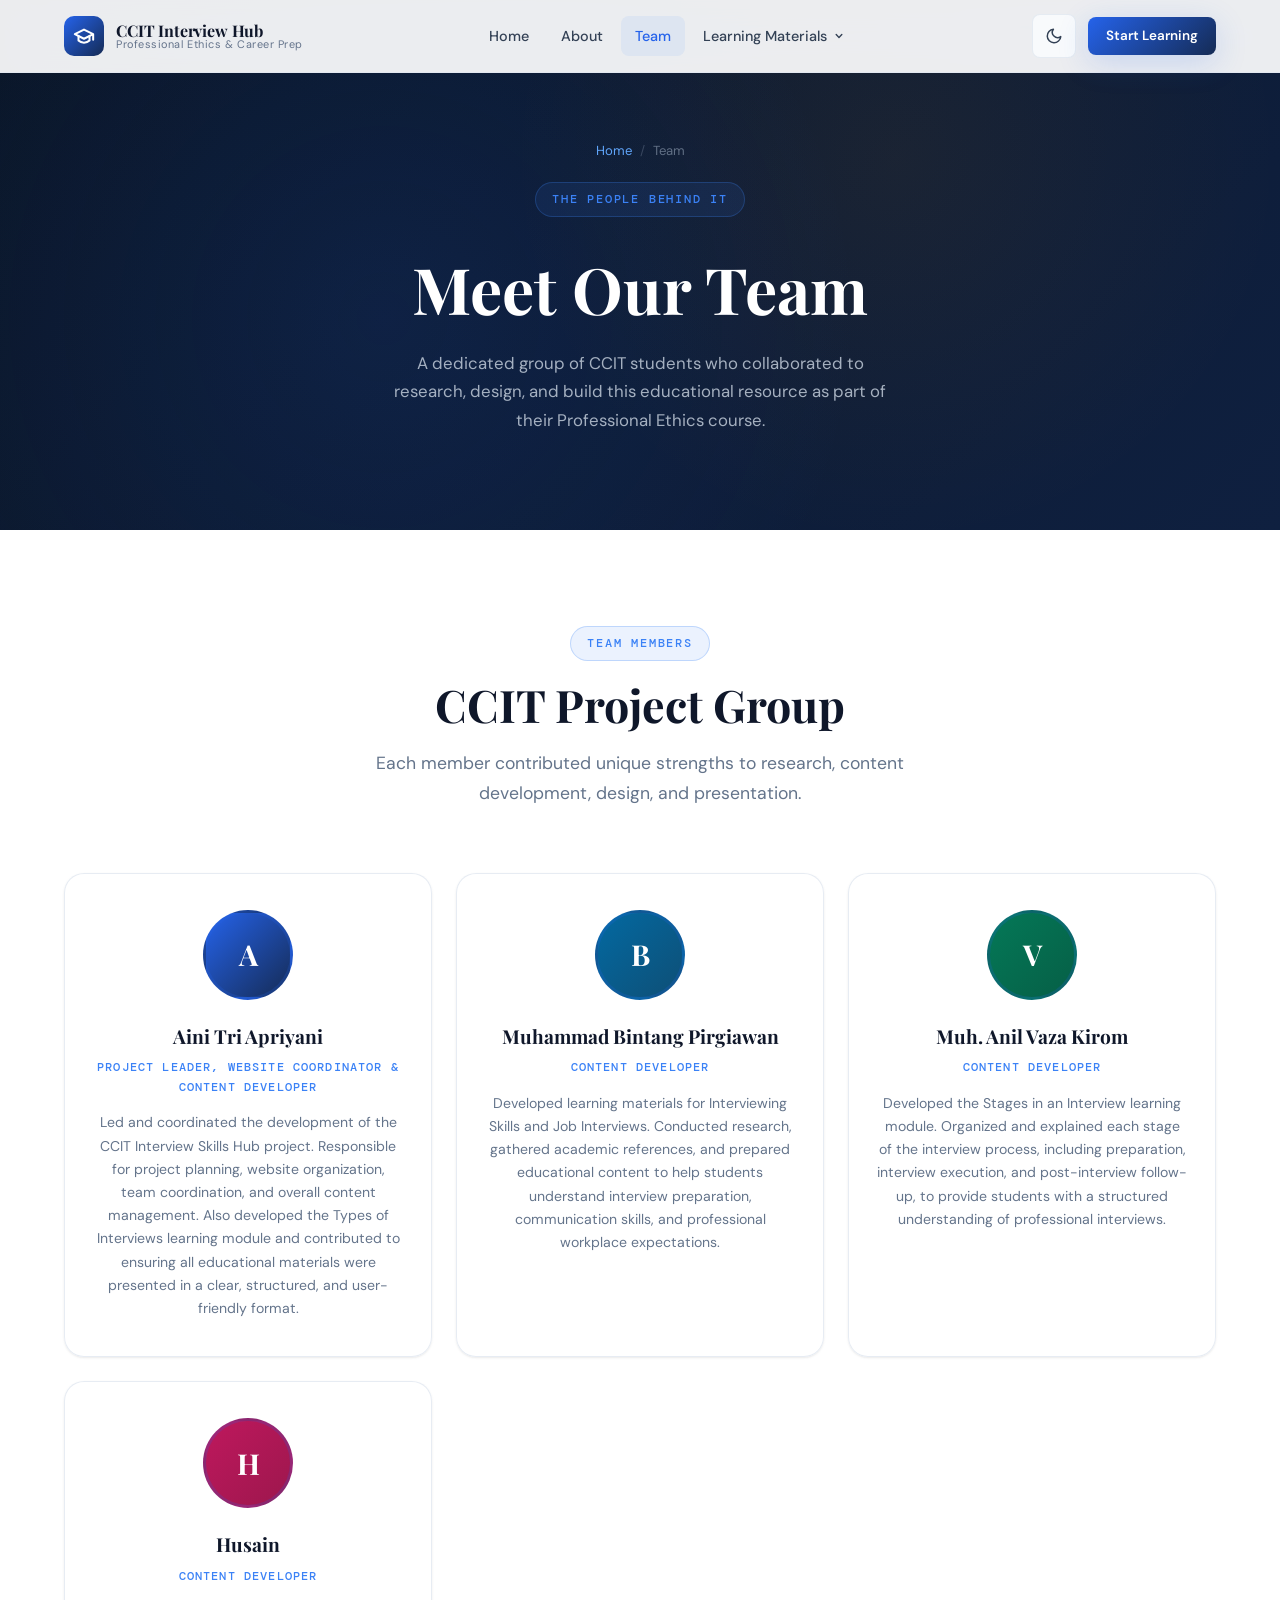
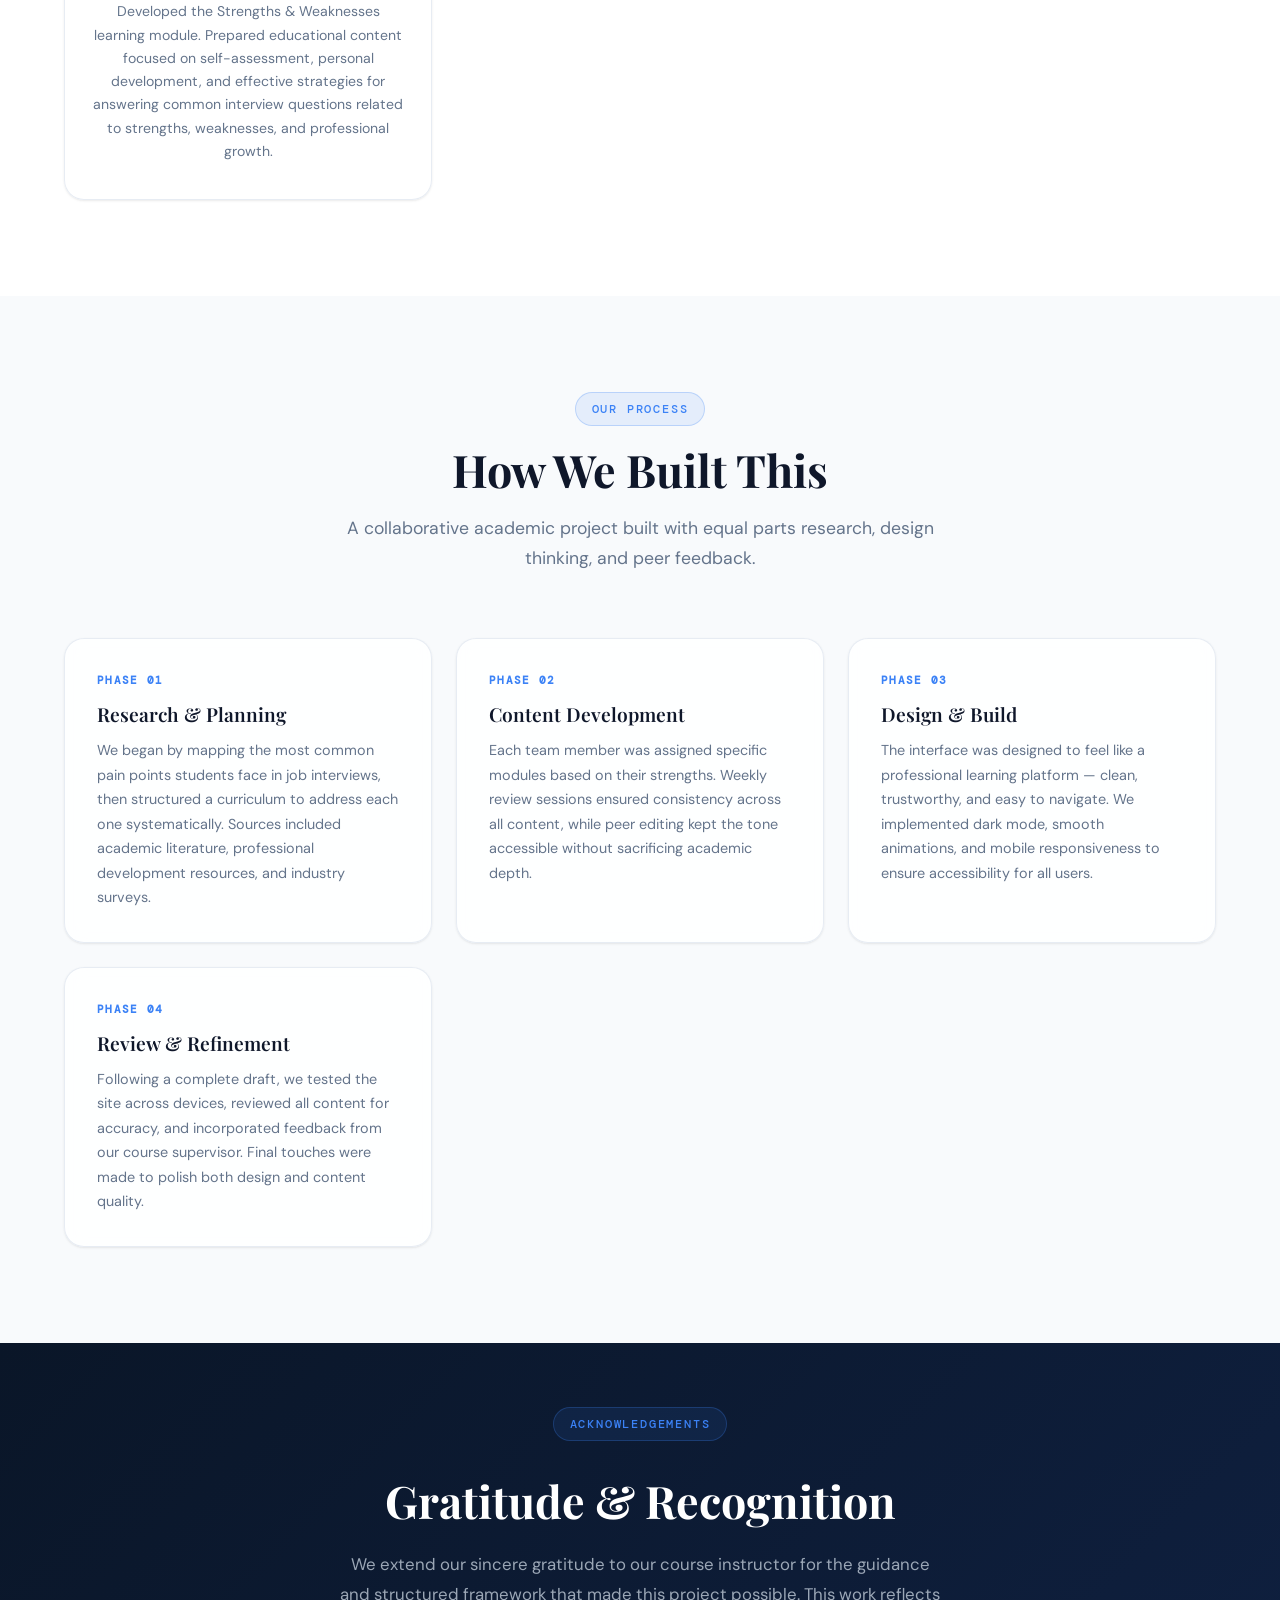
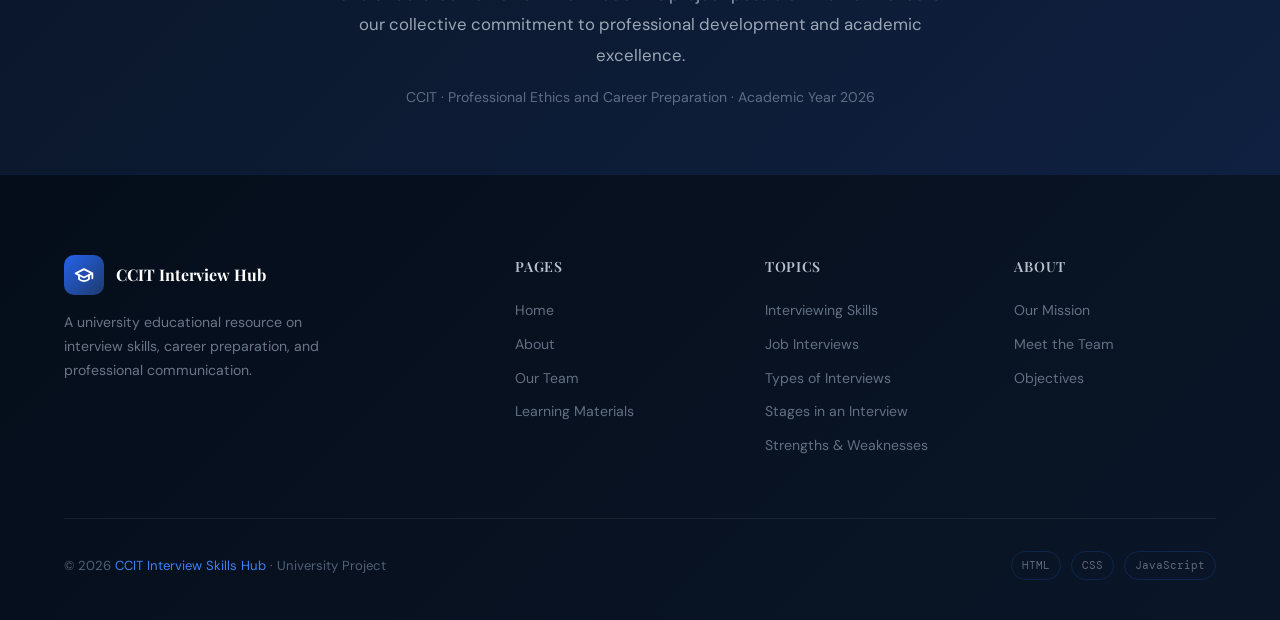
<file: team.html>
<!DOCTYPE html>
<html lang="en" data-theme="light">
<head>
  <meta charset="UTF-8" />
  <meta name="viewport" content="width=device-width, initial-scale=1.0" />
  <title>Team — CCIT Interview Skills Hub</title>
  <meta name="description" content="Meet the team behind the CCIT Interview Skills Hub project." />
  <link rel="preconnect" href="https://fonts.googleapis.com" />
  <link rel="preconnect" href="https://fonts.gstatic.com" crossorigin />
  <link href="https://fonts.googleapis.com/css2?family=Playfair+Display:wght@400;600;700;900&family=DM+Sans:wght@300;400;500;600;700&family=DM+Mono:wght@400;500&display=swap" rel="stylesheet" />
  <link rel="stylesheet" href="css/style.css" />
</head>
<body>

<!-- ── Navbar ───────────────────────────────────────────────── -->
<nav class="navbar">
  <div class="container nav-inner">
    <a href="index.html" class="nav-logo">
      <div class="logo-icon">
        <svg width="22" height="22" viewBox="0 0 24 24" fill="none" stroke="white" stroke-width="2.2" stroke-linecap="round" stroke-linejoin="round">
          <path d="M22 10v6M2 10l10-5 10 5-10 5z"/><path d="M6 12v5c3 3 9 3 12 0v-5"/>
        </svg>
      </div>
      <div class="logo-text">
        <span class="logo-title">CCIT Interview Hub</span>
        <span class="logo-sub">Professional Ethics &amp; Career Prep</span>
      </div>
    </a>

    <ul class="nav-menu">
      <li class="nav-item"><a href="index.html" class="nav-link">Home</a></li>
      <li class="nav-item"><a href="about.html" class="nav-link">About</a></li>
      <li class="nav-item"><a href="team.html" class="nav-link">Team</a></li>
      <li class="nav-item">
        <a href="learning-materials.html" class="nav-link">
          Learning Materials
          <svg viewBox="0 0 20 20" fill="currentColor"><path fill-rule="evenodd" d="M5.293 7.293a1 1 0 011.414 0L10 10.586l3.293-3.293a1 1 0 111.414 1.414l-4 4a1 1 0 01-1.414 0l-4-4a1 1 0 010-1.414z" clip-rule="evenodd"/></svg>
        </a>
        <div class="dropdown">
          <a href="learning-materials.html#topic-1" class="dropdown-item"><span class="dropdown-dot"></span>Interviewing Skills</a>
          <a href="learning-materials.html#topic-2" class="dropdown-item"><span class="dropdown-dot"></span>Job Interviews</a>
          <a href="learning-materials.html#topic-3" class="dropdown-item"><span class="dropdown-dot"></span>Types of Interviews</a>
          <a href="learning-materials.html#topic-4" class="dropdown-item"><span class="dropdown-dot"></span>Stages in an Interview</a>
          <a href="learning-materials.html#topic-5" class="dropdown-item"><span class="dropdown-dot"></span>Strengths &amp; Weaknesses</a>
        </div>
      </li>
    </ul>

    <div class="nav-actions">
      <button class="dark-toggle" aria-label="Toggle dark mode">
        <svg class="icon-moon" width="18" height="18" viewBox="0 0 24 24" fill="none" stroke="currentColor" stroke-width="2" stroke-linecap="round" stroke-linejoin="round"><path d="M21 12.79A9 9 0 1 1 11.21 3 7 7 0 0 0 21 12.79z"/></svg>
        <svg class="icon-sun" width="18" height="18" viewBox="0 0 24 24" fill="none" stroke="currentColor" stroke-width="2" stroke-linecap="round" stroke-linejoin="round"><circle cx="12" cy="12" r="5"/><line x1="12" y1="1" x2="12" y2="3"/><line x1="12" y1="21" x2="12" y2="23"/><line x1="4.22" y1="4.22" x2="5.64" y2="5.64"/><line x1="18.36" y1="18.36" x2="19.78" y2="19.78"/><line x1="1" y1="12" x2="3" y2="12"/><line x1="21" y1="12" x2="23" y2="12"/><line x1="4.22" y1="19.78" x2="5.64" y2="18.36"/><line x1="18.36" y1="5.64" x2="19.78" y2="4.22"/></svg>
      </button>
      <a href="learning-materials.html" class="btn btn-primary btn-sm">Start Learning</a>
      <button class="mobile-menu-btn" aria-label="Menu"><span></span><span></span><span></span></button>
    </div>
  </div>
</nav>

<!-- Mobile Nav -->
<div class="mobile-nav">
  <div class="mobile-nav-links">
    <a href="index.html" class="mobile-nav-link">Home</a>
    <a href="about.html" class="mobile-nav-link">About</a>
    <a href="team.html" class="mobile-nav-link">Team</a>
    <a href="learning-materials.html" class="mobile-nav-link">Learning Materials</a>
    <div class="mobile-nav-sub">
      <a href="learning-materials.html#topic-1" class="mobile-nav-link">→ Interviewing Skills</a>
      <a href="learning-materials.html#topic-2" class="mobile-nav-link">→ Job Interviews</a>
      <a href="learning-materials.html#topic-3" class="mobile-nav-link">→ Types of Interviews</a>
      <a href="learning-materials.html#topic-4" class="mobile-nav-link">→ Stages in an Interview</a>
      <a href="learning-materials.html#topic-5" class="mobile-nav-link">→ Strengths &amp; Weaknesses</a>
    </div>
  </div>
</div>

<!-- ── Page Hero ─────────────────────────────────────────────── -->
<section class="team-hero">
  <div style="position:absolute;inset:0;background-image:radial-gradient(circle at 30% 60%, rgba(37,99,235,0.1) 0%, transparent 50%),radial-gradient(circle at 70% 30%, rgba(245,158,11,0.06) 0%, transparent 40%);"></div>
  <div class="container" style="position:relative;z-index:1;">
    <div class="breadcrumb" style="justify-content:center;">
      <a href="index.html">Home</a>
      <span class="breadcrumb-sep">/</span>
      <span>Team</span>
    </div>
    <span class="section-tag">The People Behind It</span>
    <h1 style="margin-top:16px;">Meet Our Team</h1>
    <p>A dedicated group of CCIT students who collaborated to research, design, and build this educational resource as part of their Professional Ethics course.</p>
  </div>
</section>

<!-- ── Team Grid ─────────────────────────────────────────────── -->
<section class="section">
  <div class="container">
    <div class="section-header reveal">
      <span class="section-tag">Team Members</span>
      <h2 class="section-title">CCIT Project Group</h2>
      <p class="section-desc">Each member contributed unique strengths to research, content development, design, and presentation.</p>
    </div>

    <div class="team-grid">

      <!-- Member 1 -->
      <div class="card team-card reveal">
  <div class="team-avatar">A</div>
  <div class="team-name">Aini Tri Apriyani</div>
  <div class="team-role">Project Leader, Website Coordinator &amp; Content Developer</div>
  <p class="team-bio">
    Led and coordinated the development of the CCIT Interview Skills Hub project.
    Responsible for project planning, website organization, team coordination,
    and overall content management. Also developed the Types of Interviews learning module
    and contributed to ensuring all educational materials were presented in a clear,
    structured, and user-friendly format.
  </p>
</div>


  <!-- Member 2 -->
<div class="card team-card reveal reveal-delay-1">
  <div class="team-avatar" style="background:linear-gradient(135deg,#0369a1,#0e4f76);">B</div>
  <div class="team-name">Muhammad Bintang Pirgiawan</div>
  <div class="team-role">Content Developer</div>
  <p class="team-bio">
    Developed learning materials for Interviewing Skills and Job Interviews.
    Conducted research, gathered academic references, and prepared educational content
    to help students understand interview preparation, communication skills,
    and professional workplace expectations.
  </p>
</div>


  <!-- Member 3 -->
<div class="card team-card reveal reveal-delay-2">
  <div class="team-avatar" style="background:linear-gradient(135deg,#047857,#065f46);">V</div>
  <div class="team-name">Muh. Anil Vaza Kirom</div>
  <div class="team-role">Content Developer</div>
  <p class="team-bio">
    Developed the Stages in an Interview learning module.
    Organized and explained each stage of the interview process,
    including preparation, interview execution, and post-interview follow-up,
    to provide students with a structured understanding of professional interviews.
  </p>
</div>

  <!-- Member 4 -->
<div class="card team-card reveal reveal-delay-3">
  <div class="team-avatar" style="background:linear-gradient(135deg,#be185d,#9d174d);">H</div>
  <div class="team-name">Husain</div>
  <div class="team-role">Content Developer</div>
  <p class="team-bio">
    Developed the Strengths &amp; Weaknesses learning module.
    Prepared educational content focused on self-assessment,
    personal development, and effective strategies for answering common interview
    questions related to strengths, weaknesses, and professional growth.
  </p>
</div>
  </div>
</div>
</section>

<!-- ── Contributions ─────────────────────────────────────────── -->
<section class="section" style="background:var(--bg-secondary);">
  <div class="container">
    <div class="section-header reveal">
      <span class="section-tag">Our Process</span>
      <h2 class="section-title">How We Built This</h2>
      <p class="section-desc">A collaborative academic project built with equal parts research, design thinking, and peer feedback.</p>
    </div>

    <div style="display:grid;grid-template-columns:repeat(auto-fit,minmax(280px,1fr));gap:24px;">

      <div class="card reveal" style="padding:32px;">
        <div style="font-family:var(--font-mono);font-size:0.7rem;letter-spacing:0.12em;text-transform:uppercase;color:var(--blue-400);margin-bottom:12px;font-weight:600;">Phase 01</div>
        <h4 style="margin-bottom:12px;">Research &amp; Planning</h4>
        <p style="font-size:0.9rem;color:var(--text-muted);line-height:1.7;margin:0;">We began by mapping the most common pain points students face in job interviews, then structured a curriculum to address each one systematically. Sources included academic literature, professional development resources, and industry surveys.</p>
      </div>

      <div class="card reveal reveal-delay-1" style="padding:32px;">
        <div style="font-family:var(--font-mono);font-size:0.7rem;letter-spacing:0.12em;text-transform:uppercase;color:var(--blue-400);margin-bottom:12px;font-weight:600;">Phase 02</div>
        <h4 style="margin-bottom:12px;">Content Development</h4>
        <p style="font-size:0.9rem;color:var(--text-muted);line-height:1.7;margin:0;">Each team member was assigned specific modules based on their strengths. Weekly review sessions ensured consistency across all content, while peer editing kept the tone accessible without sacrificing academic depth.</p>
      </div>

      <div class="card reveal reveal-delay-2" style="padding:32px;">
        <div style="font-family:var(--font-mono);font-size:0.7rem;letter-spacing:0.12em;text-transform:uppercase;color:var(--blue-400);margin-bottom:12px;font-weight:600;">Phase 03</div>
        <h4 style="margin-bottom:12px;">Design &amp; Build</h4>
        <p style="font-size:0.9rem;color:var(--text-muted);line-height:1.7;margin:0;">The interface was designed to feel like a professional learning platform — clean, trustworthy, and easy to navigate. We implemented dark mode, smooth animations, and mobile responsiveness to ensure accessibility for all users.</p>
      </div>

      <div class="card reveal reveal-delay-3" style="padding:32px;">
        <div style="font-family:var(--font-mono);font-size:0.7rem;letter-spacing:0.12em;text-transform:uppercase;color:var(--blue-400);margin-bottom:12px;font-weight:600;">Phase 04</div>
        <h4 style="margin-bottom:12px;">Review &amp; Refinement</h4>
        <p style="font-size:0.9rem;color:var(--text-muted);line-height:1.7;margin:0;">Following a complete draft, we tested the site across devices, reviewed all content for accuracy, and incorporated feedback from our course supervisor. Final touches were made to polish both design and content quality.</p>
      </div>

    </div>
  </div>
</section>

<!-- ── Acknowledgements ──────────────────────────────────────── -->
<section class="section-sm" style="background:linear-gradient(135deg,var(--navy-900),var(--navy-800));text-align:center;">
  <div class="container reveal">
    <span class="section-tag">Acknowledgements</span>
    <h2 style="color:#fff;margin:16px 0 20px;">Gratitude &amp; Recognition</h2>
    <p style="color:rgba(203,213,225,0.75);max-width:600px;margin:0 auto 12px;font-size:1.05rem;line-height:1.8;">
      We extend our sincere gratitude to our course instructor for the guidance and structured framework that made this project possible. This work reflects our collective commitment to professional development and academic excellence.
    </p>
    <p style="color:rgba(148,163,184,0.6);font-size:0.88rem;margin-top:16px;">
      CCIT · Professional Ethics and Career Preparation · Academic Year 2026
    </p>
  </div>
</section>

<!-- ── Footer ───────────────────────────────────────────────── -->
<footer class="footer">
  <div class="container">
    <div class="footer-grid">
      <div class="footer-brand">
        <div class="footer-logo">
          <div class="footer-logo-icon">
            <svg width="20" height="20" viewBox="0 0 24 24" fill="none" stroke="white" stroke-width="2.2" stroke-linecap="round" stroke-linejoin="round"><path d="M22 10v6M2 10l10-5 10 5-10 5z"/><path d="M6 12v5c3 3 9 3 12 0v-5"/></svg>
          </div>
          <span class="footer-brand-name">CCIT Interview Hub</span>
        </div>
        <p class="footer-desc">A university educational resource on interview skills, career preparation, and professional communication.</p>
      </div>
      <div>
        <div class="footer-col-title">Pages</div>
        <div class="footer-links">
          <a href="index.html" class="footer-link">Home</a>
          <a href="about.html" class="footer-link">About</a>
          <a href="team.html" class="footer-link">Our Team</a>
          <a href="learning-materials.html" class="footer-link">Learning Materials</a>
        </div>
      </div>
      <div>
        <div class="footer-col-title">Topics</div>
        <div class="footer-links">
          <a href="learning-materials.html#topic-1" class="footer-link">Interviewing Skills</a>
          <a href="learning-materials.html#topic-2" class="footer-link">Job Interviews</a>
          <a href="learning-materials.html#topic-3" class="footer-link">Types of Interviews</a>
          <a href="learning-materials.html#topic-4" class="footer-link">Stages in an Interview</a>
          <a href="learning-materials.html#topic-5" class="footer-link">Strengths &amp; Weaknesses</a>
        </div>
      </div>
      <div>
        <div class="footer-col-title">About</div>
        <div class="footer-links">
          <a href="about.html" class="footer-link">Our Mission</a>
          <a href="team.html" class="footer-link">Meet the Team</a>
          <a href="about.html#objectives" class="footer-link">Objectives</a>
        </div>
      </div>
    </div>
    <div class="footer-bottom">
      <div class="footer-copy">&copy; 2026 <span>CCIT Interview Skills Hub</span> · University Project</div>
      <div class="footer-tags"><span class="footer-tag">HTML</span><span class="footer-tag">CSS</span><span class="footer-tag">JavaScript</span></div>
    </div>
  </div>
</footer>

<button class="back-top" aria-label="Back to top">
  <svg width="20" height="20" viewBox="0 0 24 24" fill="none" stroke="currentColor" stroke-width="2.5" stroke-linecap="round" stroke-linejoin="round"><path d="M18 15l-6-6-6 6"/></svg>
</button>

<script src="js/main.js"></script>
</body>
</html>
</file>
<file: css/style.css>
/* ============================================================
   CCIT Interview Skills Hub — Global Stylesheet
   ============================================================ */

@import url('https://fonts.googleapis.com/css2?family=Playfair+Display:wght@400;600;700;900&family=DM+Sans:wght@300;400;500;600;700&family=DM+Mono:wght@400;500&display=swap');

/* ─── CSS Variables ─────────────────────────────────────────── */
:root {
  --navy-950: #050d1a;
  --navy-900: #0a1628;
  --navy-800: #0f2040;
  --navy-700: #152b55;
  --navy-600: #1d3a6e;
  --blue-500: #2563eb;
  --blue-400: #3b82f6;
  --blue-300: #60a5fa;
  --blue-200: #bfdbfe;
  --gold-400: #f59e0b;
  --gold-300: #fbbf24;
  --silver-50: #f8fafc;
  --silver-100: #f1f5f9;
  --silver-200: #e2e8f0;
  --silver-300: #cbd5e1;
  --silver-400: #94a3b8;
  --silver-500: #64748b;
  --silver-600: #475569;
  --silver-700: #334155;
  --text-primary: #0f172a;
  --text-secondary: #334155;
  --text-muted: #64748b;

  --bg-primary: #ffffff;
  --bg-secondary: #f8fafc;
  --bg-tertiary: #f1f5f9;
  --card-bg: rgba(255, 255, 255, 0.85);
  --card-border: rgba(226, 232, 240, 0.8);
  --nav-bg: rgba(255, 255, 255, 0.92);
  --shadow-sm: 0 1px 3px rgba(0,0,0,0.06), 0 1px 2px rgba(0,0,0,0.04);
  --shadow-md: 0 4px 16px rgba(0,0,0,0.08), 0 2px 6px rgba(0,0,0,0.04);
  --shadow-lg: 0 16px 48px rgba(0,0,0,0.10), 0 4px 16px rgba(0,0,0,0.06);
  --shadow-blue: 0 8px 32px rgba(37, 99, 235, 0.18);
  --radius-sm: 8px;
  --radius-md: 14px;
  --radius-lg: 20px;
  --radius-xl: 28px;
  --radius-full: 9999px;
  --transition: all 0.28s cubic-bezier(0.4, 0, 0.2, 1);
  --font-display: 'Playfair Display', Georgia, serif;
  --font-body: 'DM Sans', system-ui, sans-serif;
  --font-mono: 'DM Mono', 'Courier New', monospace;
}

/* Dark Mode */
[data-theme="dark"] {
  --bg-primary: #0a1628;
  --bg-secondary: #0f2040;
  --bg-tertiary: #152b55;
  --card-bg: rgba(15, 32, 64, 0.85);
  --card-border: rgba(37, 99, 235, 0.2);
  --nav-bg: rgba(10, 22, 40, 0.95);
  --text-primary: #f1f5f9;
  --text-secondary: #cbd5e1;
  --text-muted: #64748b;
  --silver-200: #1e3a5f;
  --shadow-sm: 0 1px 3px rgba(0,0,0,0.3);
  --shadow-md: 0 4px 16px rgba(0,0,0,0.4);
  --shadow-lg: 0 16px 48px rgba(0,0,0,0.5);
}

/* ─── Reset & Base ───────────────────────────────────────────── */
*, *::before, *::after { box-sizing: border-box; margin: 0; padding: 0; }

html {
  scroll-behavior: smooth;
  scroll-padding-top: 80px;
  font-size: 16px;
}

body {
  font-family: var(--font-body);
  background: var(--bg-primary);
  color: var(--text-primary);
  line-height: 1.7;
  transition: background 0.35s ease, color 0.35s ease;
  overflow-x: hidden;
}

img { max-width: 100%; display: block; }
a { color: inherit; text-decoration: none; }
ul { list-style: none; }
button { cursor: pointer; font-family: inherit; }

/* ─── Typography ─────────────────────────────────────────────── */
h1, h2, h3, h4 {
  font-family: var(--font-display);
  line-height: 1.25;
  color: var(--text-primary);
}

h1 { font-size: clamp(2.4rem, 5vw, 4rem); font-weight: 700; }
h2 { font-size: clamp(1.9rem, 3.5vw, 2.8rem); font-weight: 700; }
h3 { font-size: clamp(1.4rem, 2.5vw, 1.9rem); font-weight: 600; }
h4 { font-size: 1.2rem; font-weight: 600; }

p { color: var(--text-secondary); font-size: 1.05rem; }

/* ─── Layout Utilities ───────────────────────────────────────── */
.container {
  max-width: 1200px;
  margin: 0 auto;
  padding: 0 24px;
}

.section {
  padding: 96px 0;
}

.section-sm {
  padding: 64px 0;
}

.section-header {
  text-align: center;
  margin-bottom: 64px;
}

.section-tag {
  display: inline-block;
  font-family: var(--font-mono);
  font-size: 0.75rem;
  font-weight: 500;
  letter-spacing: 0.15em;
  text-transform: uppercase;
  color: var(--blue-400);
  background: rgba(59, 130, 246, 0.1);
  border: 1px solid rgba(59, 130, 246, 0.25);
  padding: 6px 16px;
  border-radius: var(--radius-full);
  margin-bottom: 16px;
}

.section-title {
  margin-bottom: 16px;
}

.section-desc {
  font-size: 1.1rem;
  color: var(--text-muted);
  max-width: 600px;
  margin: 0 auto;
}

/* ─── Navigation ─────────────────────────────────────────────── */
.navbar {
  position: fixed;
  top: 0; left: 0; right: 0;
  z-index: 1000;
  background: var(--nav-bg);
  backdrop-filter: blur(16px) saturate(160%);
  -webkit-backdrop-filter: blur(16px) saturate(160%);
  border-bottom: 1px solid var(--card-border);
  transition: var(--transition);
}

.navbar.scrolled {
  box-shadow: var(--shadow-md);
}

.nav-inner {
  display: flex;
  align-items: center;
  justify-content: space-between;
  height: 72px;
}

.nav-logo {
  display: flex;
  align-items: center;
  gap: 12px;
}

.logo-icon {
  width: 40px;
  height: 40px;
  background: linear-gradient(135deg, var(--blue-500), var(--navy-700));
  border-radius: 10px;
  display: flex;
  align-items: center;
  justify-content: center;
  flex-shrink: 0;
}

.logo-text {
  display: flex;
  flex-direction: column;
  line-height: 1;
}

.logo-title {
  font-family: var(--font-display);
  font-size: 1rem;
  font-weight: 700;
  color: var(--text-primary);
  letter-spacing: -0.01em;
}

.logo-sub {
  font-size: 0.68rem;
  color: var(--text-muted);
  letter-spacing: 0.05em;
  font-weight: 400;
}

.nav-menu {
  display: flex;
  align-items: center;
  gap: 4px;
}

.nav-item {
  position: relative;
}

.nav-link {
  display: flex;
  align-items: center;
  gap: 5px;
  padding: 8px 14px;
  font-size: 0.9rem;
  font-weight: 500;
  color: var(--text-secondary);
  border-radius: var(--radius-sm);
  transition: var(--transition);
}

.nav-link:hover,
.nav-link.active {
  color: var(--blue-500);
  background: rgba(59, 130, 246, 0.08);
}

.nav-link svg {
  width: 14px;
  height: 14px;
  transition: transform 0.25s ease;
}

.nav-item:hover .nav-link svg,
.nav-item:focus-within .nav-link svg {
  transform: rotate(180deg);
}

/* Dropdown */
.dropdown {
  position: absolute;
  top: calc(100% + 8px);
  left: 50%;
  transform: translateX(-50%) translateY(-8px);
  background: var(--card-bg);
  backdrop-filter: blur(20px);
  -webkit-backdrop-filter: blur(20px);
  border: 1px solid var(--card-border);
  border-radius: var(--radius-md);
  padding: 8px;
  min-width: 240px;
  box-shadow: var(--shadow-lg);
  opacity: 0;
  pointer-events: none;
  transition: opacity 0.2s ease, transform 0.2s ease;
}

.nav-item:hover .dropdown,
.nav-item:focus-within .dropdown {
  opacity: 1;
  pointer-events: all;
  transform: translateX(-50%) translateY(0);
}

.dropdown-item {
  display: flex;
  align-items: center;
  gap: 10px;
  padding: 10px 14px;
  border-radius: var(--radius-sm);
  font-size: 0.88rem;
  font-weight: 500;
  color: var(--text-secondary);
  transition: var(--transition);
}

.dropdown-item:hover {
  background: rgba(37, 99, 235, 0.1);
  color: var(--blue-500);
}

.dropdown-dot {
  width: 6px;
  height: 6px;
  border-radius: 50%;
  background: var(--blue-400);
  flex-shrink: 0;
}

.nav-actions {
  display: flex;
  align-items: center;
  gap: 12px;
}

/* Dark mode toggle */
.dark-toggle {
  width: 44px;
  height: 44px;
  border: 1px solid var(--card-border);
  border-radius: var(--radius-sm);
  background: var(--bg-secondary);
  display: flex;
  align-items: center;
  justify-content: center;
  color: var(--text-secondary);
  transition: var(--transition);
}

.dark-toggle:hover {
  border-color: var(--blue-400);
  color: var(--blue-400);
  background: rgba(59, 130, 246, 0.08);
}

.dark-toggle .icon-sun { display: none; }
.dark-toggle .icon-moon { display: block; }

[data-theme="dark"] .dark-toggle .icon-sun { display: block; }
[data-theme="dark"] .dark-toggle .icon-moon { display: none; }

/* Mobile toggle */
.mobile-menu-btn {
  display: none;
  width: 44px;
  height: 44px;
  border: 1px solid var(--card-border);
  border-radius: var(--radius-sm);
  background: var(--bg-secondary);
  align-items: center;
  justify-content: center;
  flex-direction: column;
  gap: 5px;
  color: var(--text-secondary);
  transition: var(--transition);
}

.mobile-menu-btn span {
  display: block;
  width: 20px;
  height: 2px;
  background: currentColor;
  border-radius: 2px;
  transition: var(--transition);
}

/* ─── Buttons ────────────────────────────────────────────────── */
.btn {
  display: inline-flex;
  align-items: center;
  justify-content: center;
  gap: 8px;
  padding: 13px 28px;
  font-family: var(--font-body);
  font-size: 0.92rem;
  font-weight: 600;
  border-radius: var(--radius-sm);
  border: none;
  transition: var(--transition);
  cursor: pointer;
  text-decoration: none;
  white-space: nowrap;
}

.btn-primary {
  background: linear-gradient(135deg, var(--blue-500), var(--navy-700));
  color: #fff;
  box-shadow: var(--shadow-blue);
}

.btn-primary:hover {
  transform: translateY(-2px);
  box-shadow: 0 12px 40px rgba(37, 99, 235, 0.3);
}

.btn-primary:active {
  transform: translateY(0);
}

.btn-outline {
  background: transparent;
  color: var(--blue-500);
  border: 2px solid var(--blue-500);
}

.btn-outline:hover {
  background: var(--blue-500);
  color: #fff;
  transform: translateY(-2px);
}

.btn-ghost {
  background: var(--bg-secondary);
  color: var(--text-secondary);
  border: 1px solid var(--card-border);
}

.btn-ghost:hover {
  border-color: var(--blue-400);
  color: var(--blue-500);
}

.btn-lg {
  padding: 16px 36px;
  font-size: 1rem;
  border-radius: var(--radius-md);
}

.btn-sm {
  padding: 8px 18px;
  font-size: 0.84rem;
}

/* ─── Cards ──────────────────────────────────────────────────── */
.card {
  background: var(--card-bg);
  border: 1px solid var(--card-border);
  border-radius: var(--radius-lg);
  padding: 32px;
  backdrop-filter: blur(10px);
  -webkit-backdrop-filter: blur(10px);
  box-shadow: var(--shadow-sm);
  transition: var(--transition);
}

.card,
.feature-card,
.team-card {
  backface-visibility: hidden;
  -webkit-backface-visibility: hidden;
}

.card-glass {
  background: rgba(255, 255, 255, 0.06);
  border: 1px solid rgba(255, 255, 255, 0.12);
  backdrop-filter: blur(20px);
  -webkit-backdrop-filter: blur(20px);
}

/* ─── Hero ───────────────────────────────────────────────────── */
.hero {
  min-height: 100vh;
  display: flex;
  align-items: center;
  position: relative;
  overflow: hidden;
  padding-top: 72px;
  background: linear-gradient(135deg, var(--navy-950) 0%, var(--navy-800) 50%, #0e2a5e 100%);
}

.hero-bg-pattern {
  position: absolute;
  inset: 0;
  background-image:
    radial-gradient(circle at 20% 50%, rgba(37, 99, 235, 0.12) 0%, transparent 50%),
    radial-gradient(circle at 80% 20%, rgba(245, 158, 11, 0.08) 0%, transparent 40%),
    radial-gradient(circle at 60% 80%, rgba(37, 99, 235, 0.08) 0%, transparent 40%);
}

.hero-grid {
  position: absolute;
  inset: 0;
  background-image:
    linear-gradient(rgba(255,255,255,0.03) 1px, transparent 1px),
    linear-gradient(90deg, rgba(255,255,255,0.03) 1px, transparent 1px);
  background-size: 60px 60px;
}

.hero-content {
  position: relative;
  z-index: 2;
  display: grid;
  grid-template-columns: 1fr 1fr;
  gap: 80px;
  align-items: center;
}


.hero-badge {
  display: inline-flex;
  align-items: center;
  gap: 8px;
  background: rgba(245, 158, 11, 0.12);
  border: 1px solid rgba(245, 158, 11, 0.3);
  padding: 6px 16px;
  border-radius: var(--radius-full);
  font-size: 0.78rem;
  font-weight: 600;
  color: var(--gold-300);
  letter-spacing: 0.05em;
  text-transform: uppercase;
  margin-bottom: 28px;
}

.hero-badge-dot {
  width: 6px;
  height: 6px;
  border-radius: 50%;
  background: var(--gold-400);
  animation: pulse 2s infinite;
}

@keyframes pulse {
  0%, 100% { opacity: 1; transform: scale(1); }
  50% { opacity: 0.5; transform: scale(0.85); }
}

.hero-title {
  font-size: clamp(2.8rem, 5vw, 4.2rem);
  font-weight: 900;
  color: #fff;
  line-height: 1.15;
  margin-bottom: 24px;
  letter-spacing: -0.02em;
}

.hero-title .accent {
  background: linear-gradient(135deg, var(--blue-300), var(--gold-300));
  -webkit-background-clip: text;
  -webkit-text-fill-color: transparent;
  background-clip: text;
}

.hero-desc {
  font-size: 1.15rem;
  color: rgba(203, 213, 225, 0.85);
  margin-bottom: 40px;
  max-width: 520px;
  line-height: 1.75;
}

.hero-actions{
  display:flex;
  gap:12px;
  flex-wrap:wrap;
}

.hero-actions .btn{
  width:auto;
}

@media (max-width: 768px) {
  .hero-actions {
    flex-direction: column;
  }

  .hero-actions .btn {
    width: 100%;
  }

  .hero-card-float {
    display: none;
  }
}

.hero-stats {
  display: flex;
  flex-wrap:wrap;
  gap: 24px;
  padding-top: 32px;
  border-top: 1px solid rgba(255,255,255,0.1);
}

.hero-stat-num {
  font-family: var(--font-display);
  font-size: 2rem;
  font-weight: 700;
  color: #fff;
  line-height: 1;
  margin-bottom: 4px;
}

.hero-stat-label {
  font-size: 0.82rem;
  color: rgba(148, 163, 184, 0.8);
  font-weight: 400;
}

/* Hero visual */
.hero-visual {
  position: relative;
  display: flex;
  justify-content: center;
  align-items: center;
}

.hero-illustration {
  width: 100%;
  max-width: 520px;
  filter: drop-shadow(0 40px 80px rgba(37, 99, 235, 0.2));
  animation: float 6s ease-in-out infinite;
}

@keyframes float {
  0%, 100% { transform: translateY(0); }
  50% { transform: translateY(-18px); }
}

.hero-card-float {
  position: absolute;
  background: rgba(15, 32, 64, 0.9);
  border: 1px solid rgba(37, 99, 235, 0.3);
  backdrop-filter: blur(16px);
  border-radius: var(--radius-md);
  padding: 14px 18px;
  box-shadow: var(--shadow-lg);
}

.hero-card-float.card-1 {
  top: 8%;
  left: 2%;
  animation: float 5s ease-in-out infinite;
}

.hero-card-float.card-2 {
  bottom: 12%;
  right: 2%;
  animation: float 7s ease-in-out infinite reverse;
}

.float-card-label {
  font-size: 0.75rem;
  color: var(--silver-400);
  margin-bottom: 4px;
}

.float-card-value {
  font-family: var(--font-display);
  font-size: 1.2rem;
  font-weight: 700;
  color: #fff;
}

.float-card-bar {
  display: flex;
  gap: 4px;
  margin-top: 8px;
}

.bar-seg {
  height: 4px;
  border-radius: 2px;
  background: var(--blue-400);
  flex: 1;
}

.bar-seg.filled { background: var(--gold-400); }

/* ─── Features / Topic Cards ─────────────────────────────────── */
.features-grid {
  display: grid;
  grid-template-columns: repeat(auto-fit, minmax(320px, 1fr));
  gap: 24px;
}

.feature-card {
  padding: 36px 32px;
  position: relative;
  overflow: hidden;
}

.feature-card::before {
  content: '';
  position: absolute;
  top: 0; left: 0; right: 0;
  height: 3px;
  background: linear-gradient(90deg, var(--blue-500), var(--blue-300));
  opacity: 0;
  transition: opacity 0.3s ease;
}

.feature-card:hover::before {
  opacity: 1;
}

.feature-icon {
  width: 52px;
  height: 52px;
  border-radius: var(--radius-md);
  display: flex;
  align-items: center;
  justify-content: center;
  margin-bottom: 20px;
  background: linear-gradient(135deg, rgba(37, 99, 235, 0.1), rgba(37, 99, 235, 0.05));
  border: 1px solid rgba(37, 99, 235, 0.15);
  color: var(--blue-400);
  transition: var(--transition);
}

.feature-card:hover .feature-icon {
  background: linear-gradient(135deg, var(--blue-500), var(--navy-700));
  color: #fff;
  border-color: transparent;
  transform: scale(1.05);
}

.feature-card h3 {
  font-size: 1.15rem;
  margin-bottom: 12px;
}

.feature-card p {
  font-size: 0.93rem;
  line-height: 1.7;
  color: var(--text-muted);
}

.feature-link {
  display: inline-flex;
  align-items: center;
  gap: 6px;
  margin-top: 20px;
  font-size: 0.86rem;
  font-weight: 600;
  color: var(--blue-400);
  transition: gap 0.2s ease;
}

.feature-link:hover { gap: 10px; }

/* ─── Search Bar ─────────────────────────────────────────────── */
.search-section {
  background: linear-gradient(135deg, var(--navy-900), var(--navy-800));
  padding: 64px 0;
}

.search-wrapper {
  max-width: 700px;
  margin: 0 auto;
  text-align: center;
}

.search-title {
  font-family: var(--font-display);
  font-size: 1.9rem;
  color: #fff;
  margin-bottom: 8px;
}

.search-subtitle {
  color: rgba(148, 163, 184, 0.8);
  margin-bottom: 32px;
}

.search-box {
  position: relative;
  display: flex;
  gap: 12px;
}

.page-search-section {
  background: var(--bg-secondary);
  border-bottom: 1px solid var(--card-border);
  padding: 24px 0;
}

.page-search-section .search-panel {
  position: relative;
  width: 100%;
  max-width: 620px;
  margin: 0 auto;
}

.page-search-section .search-input {
  width: 100%;
  background: var(--card-bg);
  color: var(--text-primary);
  border-color: var(--card-border);
  padding-right: 110px;
}

.page-search-section .search-btn {
  position: absolute;
  right: 8px;
  top: 50%;
  transform: translateY(-50%);
  padding: 10px 16px;
  border-radius: 12px;
}

.page-search-section .search-results-panel {
  margin-top: 12px;
  width: 100%;
  max-width: 620px;
  margin-left: auto;
  margin-right: auto;
}

.page-search-section .search-panel {
  padding: 0 16px;
}

@media (max-width: 576px) {
  .page-search-section .search-btn {
    padding: 8px 12px !important;
  }
}

.search-input {
  flex: 1;
  padding: 16px 20px 16px 52px;
  border-radius: var(--radius-md);
  border: 1px solid rgba(37, 99, 235, 0.3);
  background: rgba(255, 255, 255, 0.07);
  color: #fff;
  font-family: var(--font-body);
  font-size: 1rem;
  outline: none;
  transition: var(--transition);
  backdrop-filter: blur(10px);
}

.search-input::placeholder { color: rgba(148, 163, 184, 0.5); }

.search-input:focus {
  border-color: var(--blue-400);
  background: rgba(255, 255, 255, 0.1);
  box-shadow: 0 0 0 3px rgba(59, 130, 246, 0.15);
}

.search-icon {
  position: absolute;
  left: 18px;
  top: 50%;
  transform: translateY(-50%);
  color: rgba(148, 163, 184, 0.6);
  width: 20px;
  height: 20px;
  z-index: 2;
  pointer-events: none;
}

.search-btn {
  padding: 16px 28px;
  background: linear-gradient(135deg, var(--blue-500), var(--navy-700));
  color: #fff;
  border: none;
  border-radius: var(--radius-md);
  font-family: var(--font-body);
  font-size: 0.92rem;
  font-weight: 600;
  transition: var(--transition);
  white-space: nowrap;
}

.search-btn:hover {
  transform: translateY(-2px);
  box-shadow: var(--shadow-blue);
}

#search-results {
  margin-top: 24px;
  text-align: left;
}

.search-result-item {
  background: rgba(255,255,255,0.06);
  border: 1px solid rgba(37, 99, 235, 0.2);
  border-radius: var(--radius-md);
  padding: 16px 20px;
  margin-bottom: 10px;
  cursor: pointer;
  transition: var(--transition);
}

.search-result-item:hover {
  background: rgba(37, 99, 235, 0.12);
  border-color: var(--blue-400);
}

.result-title {
  font-weight: 600;
  color: #fff;
  font-size: 0.94rem;
  margin-bottom: 4px;
}

.result-snippet {
  font-size: 0.82rem;
  color: rgba(148, 163, 184, 0.7);
  line-height: 1.5;
}

.result-tag {
  display: inline-block;
  font-size: 0.7rem;
  padding: 2px 8px;
  background: rgba(37, 99, 235, 0.2);
  color: var(--blue-300);
  border-radius: var(--radius-full);
  margin-bottom: 6px;
  font-weight: 500;
}

/* ─── Learning Materials (Sidebar + Content) ────────────────── */
.learning-layout {
  display: grid;
  grid-template-columns: 280px 1fr;
  gap: 40px;
  align-items: start;
}

@media (max-width: 1023px) {
  .footer-grid {
    grid-template-columns: 1fr;
    gap: 24px;
  }

  .footer-bottom {
    flex-direction: column;
    gap: 12px;
    text-align: center;
  }
}

@media (max-width: 1023px) and (orientation: portrait), (max-width: 699px) {
  .learning-layout {
    grid-template-columns: 1fr;
  }

  .learning-sidebar {
    position: relative;
    top: auto;
    max-height: none;
    overflow: visible;
  }

  /* Compact Course Modules Sidebar on Mobile & Tablet */
  .sidebar-header {
    padding: 12px 16px !important;
    background: linear-gradient(135deg, var(--navy-800), var(--navy-700)) !important;
  }

  .sidebar-title {
    font-size: 0.85rem !important;
    letter-spacing: 0.05em !important;
    text-transform: uppercase !important;
    font-weight: 700 !important;
  }

  .progress-bar {
    margin: 8px 16px 4px !important;
    height: 4px !important;
  }

  .progress-label {
    padding: 0 16px 2px !important;
    font-size: 0.75rem !important;
    margin-bottom: 0 !important;
  }

  .progress-stats {
    padding: 0 16px 8px !important;
    font-size: 0.75rem !important;
    margin-top: 0 !important;
  }

  .sidebar-nav {
    padding: 4px !important;
  }

  .sidebar-link {
    padding: 8px 12px !important;
    font-size: 0.82rem !important;
    gap: 8px !important;
    border-radius: var(--radius-sm) !important;
  }

  .sidebar-num {
    width: 18px !important;
    height: 18px !important;
    font-size: 0.6rem !important;
    border-radius: 3px !important;
  }

  /* Compact & Row-based Quick Access card on Mobile & Tablet */
  .quick-access-card {
    padding: 12px 16px !important;
    margin-top: 16px !important;
  }

  .quick-access-title {
    margin-bottom: 10px !important;
    font-size: 0.68rem !important;
  }

  .quick-access-links {
    display: flex !important;
    flex-direction: row !important;
    flex-wrap: wrap !important;
    gap: 8px 14px !important;
  }

  .quick-access-link {
    font-size: 0.78rem !important;
    color: var(--text-muted) !important;
    white-space: nowrap !important;
    background: rgba(37, 99, 235, 0.05) !important;
    border: 1px solid var(--card-border) !important;
    padding: 4px 10px !important;
    border-radius: var(--radius-sm) !important;
    text-decoration: none !important;
  }

  .quick-access-link:hover {
    color: var(--blue-400) !important;
    background: rgba(37, 99, 235, 0.1) !important;
  }
}

.learning-sidebar {
  position: -webkit-sticky;
  position: sticky;
  top: 92px;
  max-height: calc(100vh - 110px);
  overflow-y: auto;
  scrollbar-width: thin;
  scrollbar-color: var(--blue-400) transparent;
}

.sidebar-card {
  background: var(--card-bg);
  border: 1px solid var(--card-border);
  border-radius: var(--radius-lg);
  overflow: hidden;
  box-shadow: var(--shadow-sm);
  backdrop-filter: blur(10px);
}

.quick-access-card {
  margin-top: 20px;
  padding: 24px;
}

.quick-access-title {
  font-family: var(--font-mono);
  font-size: 0.7rem;
  letter-spacing: 0.12em;
  text-transform: uppercase;
  color: var(--blue-400);
  margin-bottom: 14px;
  font-weight: 600;
}

.quick-access-links {
  display: flex;
  flex-direction: column;
  gap: 8px;
}

.quick-access-link {
  font-size: 0.86rem;
  color: var(--text-muted);
  transition: color 0.2s;
  text-decoration: none;
}

.quick-access-link:hover {
  color: var(--blue-400);
}

.sidebar-header {
  padding: 20px 24px;
  background: linear-gradient(135deg, var(--navy-800), var(--navy-700));
  border-bottom: 1px solid rgba(255,255,255,0.06);
}

.sidebar-title {
  font-family: var(--font-display);
  font-size: 0.95rem;
  color: #fff;
  font-weight: 600;
}

.sidebar-nav {
  padding: 8px;
}

.sidebar-link {
  display: flex;
  align-items: center;
  gap: 12px;
  padding: 12px 16px;
  border-radius: var(--radius-sm);
  font-size: 0.88rem;
  font-weight: 500;
  color: var(--text-secondary);
  transition: var(--transition);
  cursor: pointer;
}

.sidebar-link:hover,
.sidebar-link.active {
  background: rgba(37, 99, 235, 0.1);
  color: var(--blue-500);
}

.sidebar-link.active {
  font-weight: 600;
}

.sidebar-num {
  width: 24px;
  height: 24px;
  border-radius: 6px;
  background: rgba(37, 99, 235, 0.1);
  border: 1px solid rgba(37, 99, 235, 0.2);
  display: flex;
  align-items: center;
  justify-content: center;
  font-family: var(--font-mono);
  font-size: 0.7rem;
  font-weight: 500;
  color: var(--blue-400);
  flex-shrink: 0;
  transition: var(--transition);
}

.sidebar-link.active .sidebar-num,
.sidebar-link:hover .sidebar-num {
  background: var(--blue-500);
  color: #fff;
  border-color: transparent;
}

.progress-bar {
  margin: 16px 24px 8px;
  background: rgba(37, 99, 235, 0.1);
  border-radius: var(--radius-full);
  height: 4px;
  overflow: hidden;
}

.progress-fill {
  height: 100%;
  background: linear-gradient(90deg, var(--blue-500), var(--blue-300));
  border-radius: var(--radius-full);
  width: 0%;
  transition: width 0.8s cubic-bezier(0.4, 0, 0.2, 1);
}

.progress-label {
  padding: 0 24px 8px;
  font-size: 0.82rem;
  color: var(--text-muted);
  margin-bottom: 6px;
}

.progress-stats {
  padding: 0 24px 16px;
}

/* Learning Sections */
.learning-section {
  scroll-margin-top: 92px;
  margin-bottom: 64px;
}

.section-topic-header {
  display: flex;
  align-items: flex-start;
  gap: 20px;
  margin-bottom: 36px;
  padding-bottom: 28px;
  border-bottom: 1px solid var(--card-border);
}

.topic-number {
  width: 52px;
  height: 52px;
  border-radius: var(--radius-md);
  background: linear-gradient(135deg, var(--blue-500), var(--navy-700));
  display: flex;
  align-items: center;
  justify-content: center;
  font-family: var(--font-mono);
  font-size: 1.1rem;
  font-weight: 700;
  color: #fff;
  flex-shrink: 0;
  box-shadow: var(--shadow-blue);
}

.topic-meta span {
  font-family: var(--font-mono);
  font-size: 0.72rem;
  letter-spacing: 0.1em;
  text-transform: uppercase;
  color: var(--blue-400);
  display: block;
  margin-bottom: 6px;
}

.topic-meta h2 {
  font-size: clamp(1.5rem, 2.5vw, 2rem);
  margin-bottom: 8px;
}

.topic-meta p {
  font-size: 1rem;
  color: var(--text-muted);
}

/* Content Blocks */
.content-block {
  margin-bottom: 40px;
}

.content-block h3 {
  font-size: 1.25rem;
  margin-bottom: 16px;
  color: var(--text-primary);
}

.content-block p {
  font-size: 1rem;
  line-height: 1.8;
  color: var(--text-secondary);
  margin-bottom: 16px;
}

.highlight-box {
  background: rgba(37, 99, 235, 0.06);
  border: 1px solid rgba(37, 99, 235, 0.15);
  border-left: 4px solid var(--blue-500);
  border-radius: 0 var(--radius-md) var(--radius-md) 0;
  padding: 20px 24px;
  margin: 24px 0;
}

.highlight-box p {
  color: var(--text-primary);
  font-size: 1rem;
  margin: 0;
  font-style: italic;
}

.tip-box {
  background: rgba(245, 158, 11, 0.06);
  border: 1px solid rgba(245, 158, 11, 0.2);
  border-radius: var(--radius-md);
  padding: 20px 24px;
  margin: 24px 0;
}

.tip-box-title {
  font-family: var(--font-mono);
  font-size: 0.72rem;
  letter-spacing: 0.1em;
  text-transform: uppercase;
  color: var(--gold-400);
  font-weight: 600;
  margin-bottom: 10px;
  display: flex;
  align-items: center;
  gap: 8px;
}

.tip-box p {
  color: var(--text-secondary);
  font-size: 0.95rem;
  margin: 0;
}

/* Checklist / Info Lists */
.info-grid {
  display: grid;
  grid-template-columns: repeat(auto-fit, minmax(260px, 1fr));
  gap: 16px;
  margin: 24px 0;
}

.info-item {
  background: var(--card-bg);
  border: 1px solid var(--card-border);
  border-radius: var(--radius-md);
  padding: 20px;
  backdrop-filter: blur(10px);
  transition: var(--transition);
}

.info-item:hover {
  border-color: rgba(37, 99, 235, 0.3);
  transform: translateY(-2px);
  box-shadow: var(--shadow-md);
}

.info-item h4 {
  font-size: 0.95rem;
  margin-bottom: 8px;
  color: var(--text-primary);
}

.info-item p {
  font-size: 0.86rem;
  color: var(--text-muted);
  line-height: 1.6;
  margin: 0;
}

.check-list {
  list-style: none;
  padding: 0;
  display: flex;
  flex-direction: column;
  gap: 10px;
  margin: 16px 0;
}

.check-list li {
  display: flex;
  align-items: flex-start;
  gap: 12px;
  font-size: 0.95rem;
  color: var(--text-secondary);
  padding: 10px 16px;
  background: var(--card-bg);
  border: 1px solid var(--card-border);
  border-radius: var(--radius-sm);
  transition: var(--transition);
}

.check-list li:hover {
  border-color: rgba(37, 99, 235, 0.2);
  background: rgba(37, 99, 235, 0.03);
}

.check-icon {
  width: 20px;
  height: 20px;
  border-radius: 50%;
  background: rgba(37, 99, 235, 0.1);
  border: 1px solid rgba(37, 99, 235, 0.2);
  display: flex;
  align-items: center;
  justify-content: center;
  flex-shrink: 0;
  margin-top: 1px;
}

.check-icon svg {
  width: 10px;
  height: 10px;
  color: var(--blue-400);
}

/* Stages timeline */
.timeline {
  position: relative;
  padding-left: 32px;
}

.timeline::before {
  content: '';
  position: absolute;
  left: 11px;
  top: 0;
  bottom: 0;
  width: 2px;
  background: linear-gradient(180deg, var(--blue-500), rgba(37, 99, 235, 0.1));
}

.timeline-item {
  position: relative;
  margin-bottom: 32px;
}

.timeline-item::before {
  content: '';
  position: absolute;
  left: -25px;
  top: 6px;
  width: 14px;
  height: 14px;
  border-radius: 50%;
  background: var(--blue-500);
  border: 3px solid var(--bg-primary);
  box-shadow: 0 0 0 2px var(--blue-500);
}

.timeline-item h4 {
  font-size: 1rem;
  margin-bottom: 8px;
  color: var(--text-primary);
}

.timeline-item p {
  font-size: 0.92rem;
  color: var(--text-muted);
  line-height: 1.7;
  margin: 0;
}

/* Strength/Weakness cards */
.sw-grid{
  display:grid;
  grid-template-columns:repeat(2,1fr);
  gap:24px;
  margin:24px 0;
}

@media (max-width:768px){
  .sw-grid{
    grid-template-columns:1fr;
  }
}

.sw-card {
  border-radius: var(--radius-lg);
  padding: 28px;
  transition: var(--transition);
}

.sw-card:hover {
  transform: translateY(-3px);
  box-shadow: var(--shadow-lg);
}

.sw-card.strength {
  background: rgba(16, 185, 129, 0.06);
  border: 1px solid rgba(16, 185, 129, 0.2);
}

.sw-card.weakness {
  background: rgba(239, 68, 68, 0.06);
  border: 1px solid rgba(239, 68, 68, 0.2);
}

.sw-card-header {
  display: flex;
  align-items: center;
  gap: 12px;
  margin-bottom: 20px;
}

.sw-badge {
  padding: 4px 12px;
  border-radius: var(--radius-full);
  font-family: var(--font-mono);
  font-size: 0.72rem;
  font-weight: 600;
  letter-spacing: 0.08em;
  text-transform: uppercase;
}

.sw-badge.s { background: rgba(16, 185, 129, 0.15); color: #10b981; }
.sw-badge.w { background: rgba(239, 68, 68, 0.15); color: #ef4444; }

.sw-card h4 { font-size: 1.1rem; }

.sw-list {
  list-style: none;
  padding: 0;
  display: flex;
  flex-direction: column;
  gap: 10px;
}

.sw-list li {
  font-size: 0.9rem;
  color: var(--text-secondary);
  padding-left: 18px;
  position: relative;
  line-height: 1.6;
}

.sw-list li::before {
  content: '–';
  position: absolute;
  left: 0;
  color: var(--text-muted);
}

/* ─── About Page ─────────────────────────────────────────────── */
.about-hero {
  background: linear-gradient(135deg, var(--navy-900) 0%, var(--navy-800) 100%);
  padding: 140px 0 96px;
  position: relative;
  overflow: hidden;
}

.about-hero::before {
  content: '';
  position: absolute;
  top: -30%;
  right: -10%;
  width: 600px;
  height: 600px;
  border-radius: 50%;
  background: radial-gradient(circle, rgba(37, 99, 235, 0.1) 0%, transparent 70%);
}

.about-hero-content {
  max-width: 700px;
}

.about-hero h1 {
  color: #fff;
  margin-bottom: 24px;
}

.about-hero p {
  font-size: 1.15rem;
  color: rgba(203, 213, 225, 0.85);
  max-width: 560px;
}

.values-grid {
  display: grid;
  grid-template-columns: repeat(3, 1fr);
  gap: 24px;
}

@media (max-width:768px){
  .values-grid{
    grid-template-columns:1fr;
  }
}

.value-card {
  padding: 36px 28px;
  text-align: center;
}

.value-icon {
  width: 60px;
  height: 60px;
  border-radius: var(--radius-lg);
  background: linear-gradient(135deg, rgba(37, 99, 235, 0.1), rgba(37, 99, 235, 0.05));
  border: 1px solid rgba(37, 99, 235, 0.15);
  display: flex;
  align-items: center;
  justify-content: center;
  margin: 0 auto 20px;
  color: var(--blue-400);
  transition: var(--transition);
}

.value-card:hover .value-icon {
  background: linear-gradient(135deg, var(--blue-500), var(--navy-700));
  color: #fff;
  border-color: transparent;
}

.value-card h3 { font-size: 1.1rem; margin-bottom: 10px; }

.mission-block {
  display: grid;
  grid-template-columns: 1fr 1fr;
  gap: 64px;
  align-items: center;
}

@media (max-width:768px){
  .mission-block{
    grid-template-columns:1fr;
    gap:32px;
  }
}

.learning-sidebar::-webkit-scrollbar{
  width:6px;
}

.learning-sidebar::-webkit-scrollbar-thumb{
  background:var(--blue-400);
  border-radius:999px;
}

@media (hover: hover) {
  .feature-card:hover,
  .team-card:hover,
  .card:hover {
    transform: translateY(-4px);
    box-shadow: var(--shadow-lg);
    will-change: transform, box-shadow;
  }
}

::selection{
  background: var(--blue-500);
  color:#fff;
}

button:focus-visible,
a:focus-visible{
  outline:2px solid var(--blue-400);
  outline-offset:2px;
}

/* ─── Team Page ──────────────────────────────────────────────── */
.team-hero {
  background: linear-gradient(135deg, var(--navy-900), var(--navy-800));
  padding: 140px 0 96px;
  position: relative;
  overflow: hidden;
  text-align: center;
}

.team-hero h1 { color: #fff; margin-bottom: 20px; }
.team-hero p { color: rgba(203, 213, 225, 0.8); max-width: 500px; margin: 0 auto; }

.team-grid {
  display: grid;
  grid-template-columns: repeat(auto-fit, minmax(280px, 1fr));
  gap: 24px;
}

.team-card {
  padding: 36px 28px;
  text-align: center;
  position: relative;
  overflow: hidden;
  word-wrap: break-word;
  word-break: break-word;
}

.team-card::after {
  content: '';
  position: absolute;
  bottom: 0; left: 0; right: 0;
  height: 3px;
  background: linear-gradient(90deg, var(--blue-500), var(--blue-300));
  transform: scaleX(0);
  transition: transform 0.3s ease;
}

.team-card:hover::after {
  transform: scaleX(1);
}

.team-avatar {
  width: 90px;
  height: 90px;
  border-radius: 50%;
  margin: 0 auto 20px;
  border: 3px solid rgba(37, 99, 235, 0.2);
  transition: var(--transition);
  overflow: hidden;
  display: flex;
  align-items: center;
  justify-content: center;
  background: linear-gradient(135deg, var(--blue-500), var(--navy-700));
  color: #fff;
  font-family: var(--font-display);
  font-size: 1.8rem;
  font-weight: 700;
}

.team-card:hover .team-avatar {
  border-color: var(--blue-400);
  transform: scale(1.05);
  box-shadow: 0 8px 24px rgba(37, 99, 235, 0.3);
}

.team-name {
  font-family: var(--font-display);
  font-size: 1.2rem;
  font-weight: 700;
  margin-bottom: 6px;
  color: var(--text-primary);
}

.team-role {
  font-family: var(--font-mono);
  font-size: 0.72rem;
  letter-spacing: 0.1em;
  text-transform: uppercase;
  color: var(--blue-400);
  margin-bottom: 14px;
  font-weight: 500;
}
.team-id{
  font-size:0.85rem;
  color:var(--text-muted);
  margin-bottom:12px;
  font-weight:500;
}

.team-skills{
  margin-top:16px;
  display:flex;
  flex-wrap:wrap;
  gap:8px;
}

.team-skill{
  padding:6px 10px;
  border-radius:999px;
  background:var(--bg-secondary);
  border:1px solid var(--card-border);
  font-size:0.75rem;
  font-weight:600;
}

.team-bio {
  font-size: 0.88rem;
  color: var(--text-muted);
  line-height: 1.65;
}

/* ─── Footer ─────────────────────────────────────────────────── */
.footer {
  background: linear-gradient(135deg, var(--navy-950), var(--navy-900));
  padding: 80px 0 40px;
  border-top: 1px solid rgba(37, 99, 235, 0.15);
}

.footer-grid {
  display: grid;
  grid-template-columns: 2fr 1fr 1fr 1fr;
  gap: 48px;
  margin-bottom: 60px;
}

.footer-brand {
  display: flex;
  flex-direction: column;
  gap: 16px;
}

.footer-logo {
  display: flex;
  align-items: center;
  gap: 12px;
}

.footer-logo-icon {
  width: 40px;
  height: 40px;
  background: linear-gradient(135deg, var(--blue-500), var(--navy-600));
  border-radius: 10px;
  display: flex;
  align-items: center;
  justify-content: center;
}

.footer-brand-name {
  font-family: var(--font-display);
  font-size: 1rem;
  font-weight: 700;
  color: #fff;
}

.footer-desc {
  font-size: 0.88rem;
  color: rgba(148, 163, 184, 0.7);
  line-height: 1.7;
  margin: 0;
  max-width: 280px;
}

.footer-col-title {
  font-family: var(--font-display);
  font-size: 0.88rem;
  font-weight: 600;
  color: rgba(203, 213, 225, 0.9);
  letter-spacing: 0.05em;
  text-transform: uppercase;
  margin-bottom: 20px;
}

.footer-links {
  display: flex;
  flex-direction: column;
  gap: 10px;
}

.footer-link {
  font-size: 0.88rem;
  color: rgba(148, 163, 184, 0.65);
  text-decoration: none;
  transition: color 0.2s;
}

.footer-link:hover { color: var(--blue-300); }

.footer-bottom {
  display: flex;
  justify-content: space-between;
  align-items: center;
  padding-top: 32px;
  border-top: 1px solid rgba(255,255,255,0.07);
}

.footer-copy {
  font-size: 0.82rem;
  color: rgba(100, 116, 139, 0.8);
}

.footer-copy span { color: var(--blue-400); }

.footer-tags {
  display: flex;
  gap: 10px;
}

.footer-tag {
  font-family: var(--font-mono);
  font-size: 0.7rem;
  padding: 4px 10px;
  border: 1px solid rgba(37, 99, 235, 0.2);
  border-radius: var(--radius-full);
  color: rgba(148, 163, 184, 0.6);
}

/* ─── Back to Top ────────────────────────────────────────────── */
.back-top {
  position: fixed;
  bottom: 32px;
  right: 32px;
  width: 48px;
  height: 48px;
  border-radius: 12px;
  background: linear-gradient(135deg, var(--blue-500), var(--navy-700));
  color: #fff;
  border: none;
  display: flex;
  align-items: center;
  justify-content: center;
  box-shadow: var(--shadow-lg);
  cursor: pointer;
  transform: translateY(80px);
  opacity: 0;
  transition: var(--transition);
  z-index: 500;
}

.back-top.visible {
  transform: translateY(0);
  opacity: 1;
}

.back-top:hover {
  transform: translateY(-3px);
  box-shadow: 0 12px 32px rgba(37, 99, 235, 0.35);
}

/* ─── Page Hero (inner pages) ────────────────────────────────── */
.page-hero {
  background: linear-gradient(135deg, var(--navy-900) 0%, var(--navy-800) 100%);
  padding: 140px 0 80px;
  position: relative;
  overflow: hidden;
}

.page-hero::before {
  content: '';
  position: absolute;
  inset: 0;
  background-image:
    radial-gradient(circle at 80% 50%, rgba(37, 99, 235, 0.08) 0%, transparent 50%);
}

.page-hero-content {
  position: relative;
  z-index: 1;
}

.page-hero h1 { color: #fff; margin-bottom: 16px; }
.page-hero p { color: rgba(203, 213, 225, 0.8); max-width: 580px; font-size: 1.1rem; }

.breadcrumb {
  display: flex;
  align-items: center;
  gap: 8px;
  font-size: 0.82rem;
  color: rgba(148, 163, 184, 0.6);
  margin-bottom: 20px;
}

.breadcrumb a { color: var(--blue-300); transition: color 0.2s; }
.breadcrumb a:hover { color: var(--blue-200); }
.breadcrumb-sep { color: rgba(148, 163, 184, 0.3); }

/* ─── Scroll Animations ──────────────────────────────────────── */
.reveal {
  opacity: 1;
  transform: none;
  transition: opacity 0.65s ease, transform 0.65s ease;
}

.reveal.visible {
  opacity: 1;
  transform: none;
}

.reveal-delay-1 { transition-delay: 0.1s; }
.reveal-delay-2 { transition-delay: 0.2s; }
.reveal-delay-3 { transition-delay: 0.3s; }
.reveal-delay-4 { transition-delay: 0.4s; }
.reveal-delay-5 { transition-delay: 0.5s; }

/* ─── Mobile Navigation ──────────────────────────────────────── */
.mobile-nav {
  display: none;
  position: fixed;
  top: 72px; left: 0; right: 0;
  background: var(--nav-bg);
  backdrop-filter: blur(20px);
  border-bottom: 1px solid var(--card-border);
  padding: 16px;
  z-index: 999;
  box-shadow: var(--shadow-lg);
}

.mobile-nav.open { display: block; }

.mobile-nav-links {
  display: flex;
  flex-direction: column;
  gap: 4px;
}

.mobile-nav-link {
  padding: 12px 16px;
  font-size: 0.94rem;
  font-weight: 500;
  color: var(--text-secondary);
  border-radius: var(--radius-sm);
  transition: var(--transition);
  display: block;
}

.mobile-nav-link:hover {
  background: rgba(37, 99, 235, 0.08);
  color: var(--blue-500);
}

.mobile-nav-sub {
  padding-left: 16px;
  border-left: 2px solid rgba(37, 99, 235, 0.2);
  margin: 4px 0 4px 16px;
}



/* ==========================================================
   MOBILE FIXES
   ========================================================== */

@media (max-width: 768px) {

  /* Navbar */
  .navbar {
    height: auto;
  }

  .nav-inner {
    height: 64px;
    padding: 0 12px;
  }

  .nav-menu {
    display: none;
  }

  .nav-actions .btn {
    display: none;
  }

  .mobile-menu-btn {
    display: flex;
  }

  .mobile-nav {
    top: 64px;
    max-height: calc(100vh - 64px);
    overflow-y: auto;
  }

  .mobile-nav-link {
    padding: 14px 16px;
  }

  /* Logo */
  .logo-icon {
    width: 36px;
    height: 36px;
  }

  .logo-title {
    font-size: 0.85rem;
  }

  .logo-sub {
    display: none;
  }

  .team-grid {
    grid-template-columns: 1fr;
  }

  /* Hero */
  .hero {
    padding-top: 90px;
    min-height: unset;
  }

  .hero-content {
    gap: 32px;
  }

  .hero-title {
    font-size: 2rem;
    line-height: 1.2;
  }

  .hero-content {
    grid-template-columns: 1fr;
    gap: 32px;
    text-align: center;
  }

  .hero-desc {
    font-size: 1rem;
    margin-left: auto;
    margin-right: auto;
  }

  .hero-actions {
    justify-content: center;
  }

  .hero-stats {
    justify-content: center;
    flex-wrap: wrap;
    gap: 16px;
  }

  /* Why it matters section */
  .why-grid,
  .mission-block,
  .stats-grid {
    grid-template-columns: 1fr !important;
  }

  /* Override inline grid style for Why It Matters section to collapse to 1 column on mobile */
  .section .container > div[style*="grid-template-columns"] {
    grid-template-columns: 1fr !important;
    gap: 32px !important;
  }

  /* Override inline grid style for Stats grid inside Why It Matters section */
  .section .container div[style*="grid-template-columns"] div[style*="grid-template-columns"] {
    grid-template-columns: 1fr !important;
    gap: 16px !important;
  }

  /* Card statistik */
  .stat-card {
    width: 100%;
    min-height: auto;
  }

  /* Semua card */
  .card,
  .feature-card,
  .team-card {
    padding: 20px;
  }

  /* Section */
  .section {
    padding: 48px 0;
  }

  /* Heading */
  h1 {
    font-size: 2rem !important;
  }

  h2 {
    font-size: 1.6rem !important;
  }

  p {
    font-size: 0.95rem;
  }
}


/* HP kecil */
@media (max-width: 480px) {

  .container {
    padding: 0 12px !important;
  }

  .logo-title {
    font-size: 0.75rem;
  }

  .hero-title {
    font-size: 1.75rem !important;
  }

  .hero-desc {
    font-size: 0.95rem;
  }

  .back-top {
    width: 42px;
    height: 42px;
    right: 16px;
    bottom: 16px;
  }

  /* Extra mobile compaction for page hero */
  .page-hero {
    padding: 95px 0 36px !important;
  }

  .page-hero h1 {
    font-size: 1.7rem !important;
  }

  .page-hero p {
    font-size: 0.88rem !important;
  }
}

/* ─── Reduced Motion ────────────────────────────────────────── */
@media (prefers-reduced-motion: reduce) {
  html {
    scroll-behavior: auto !important;
  }
  *, *::before, *::after {
    animation-delay: 0s !important;
    animation-duration: 0.01ms !important;
    animation-iteration-count: 1 !important;
    transition-delay: 0s !important;
    transition-duration: 0.01ms !important;
    scroll-behavior: auto !important;
  }
}

@media (max-width: 768px) {
  .container {
    width: 100% !important;
    max-width: 100% !important;
    padding: 0 16px !important;
  }

  @media (orientation: portrait), (max-width: 699px) {
    .learning-sidebar {
      position: relative !important;
      top: auto !important;
      overflow: visible !important;
      width: 100% !important;
      max-width: 100% !important;
      min-width: 0 !important;
    }

    .sidebar-card {
      width: 100% !important;
      max-width: 100% !important;
      min-width: 0 !important;
    }

    .learning-layout {
      grid-template-columns: 1fr !important;
      gap: 24px !important;
    }
  }

  /* Compact Navbar for Mobile */
  .nav-inner {
    height: 48px !important;
    padding: 0 10px !important;
  }

  .logo-icon {
    width: 26px !important;
    height: 26px !important;
    border-radius: 6px !important;
  }

  .logo-icon svg {
    width: 14px !important;
    height: 14px !important;
  }

  .logo-title {
    font-size: 0.76rem !important;
  }

  .dark-toggle,
  .mobile-menu-btn {
    width: 30px !important;
    height: 30px !important;
    border-radius: 5px !important;
    gap: 4px !important;
  }

  .dark-toggle svg,
  .mobile-menu-btn svg {
    width: 14px !important;
    height: 14px !important;
  }

  .mobile-menu-btn span {
    width: 14px !important;
    height: 1.5px !important;
  }

  .mobile-nav {
    top: 48px !important;
    max-height: calc(100vh - 48px) !important;
  }

  /* Responsive inner page hero adjustments (Eliminating unnecessary top spacing) */
  .page-hero {
    display: block !important;
    visibility: visible !important;
    padding: 80px 0 32px !important;
    text-align: center;
  }
  
  .page-hero-content {
    display: block !important;
    visibility: visible !important;
    opacity: 1 !important;
  }
  
  .page-hero h1 {
    display: block !important;
    visibility: visible !important;
    color: #ffffff !important;
    font-size: clamp(1.45rem, 6vw, 1.85rem) !important;
    line-height: 1.25 !important;
    margin-bottom: 8px !important;
  }
  
  .page-hero p {
    display: block !important;
    visibility: visible !important;
    color: rgba(203, 213, 225, 0.9) !important;
    font-size: 0.88rem !important;
    line-height: 1.55 !important;
    margin: 0 auto !important;
    max-width: 100% !important;
  }
  
  .breadcrumb {
    display: flex !important;
    visibility: visible !important;
    justify-content: center !important;
    margin-bottom: 8px !important;
    font-size: 0.75rem !important;
  }

  .breadcrumb a, .breadcrumb-sep, .breadcrumb span {
    display: inline-block !important;
    visibility: visible !important;
  }

  .section-tag {
    display: inline-block !important;
    visibility: visible !important;
    font-size: 0.65rem !important;
    padding: 4px 10px !important;
    margin-bottom: 8px !important;
  }

  /* Compact Search Section spacing */
  .page-search-section {
    padding: 16px 0 !important;
  }

  /* Modern Unified Mobile Search Bar Component */
  .page-search-section .search-panel {
    display: flex !important;
    align-items: center !important;
    background: var(--card-bg) !important;
    border: 1px solid var(--card-border) !important;
    border-radius: var(--radius-md) !important;
    padding: 5px 5px 5px 12px !important;
    gap: 8px !important;
    max-width: 100% !important;
    box-shadow: var(--shadow-sm) !important;
    margin: 0 auto !important;
  }

  .page-search-section .search-icon {
    position: static !important;
    transform: none !important;
    width: 16px !important;
    height: 16px !important;
    color: var(--text-muted) !important;
    flex-shrink: 0 !important;
    display: block !important;
    visibility: visible !important;
  }

  .page-search-section .search-input {
    flex: 1 !important;
    width: auto !important;
    background: transparent !important;
    border: none !important;
    padding: 6px 0 !important;
    font-size: 0.85rem !important;
    color: var(--text-primary) !important;
    outline: none !important;
    box-shadow: none !important;
    height: auto !important;
  }

  .page-search-section .search-btn {
    position: static !important;
    transform: none !important;
    padding: 8px 14px !important;
    border-radius: 8px !important;
    font-size: 0.8rem !important;
    font-weight: 600 !important;
    background: linear-gradient(135deg, var(--blue-500), var(--navy-700)) !important;
    color: #ffffff !important;
    flex-shrink: 0 !important;
  }

  .page-search-section .search-results-panel {
    margin-top: 10px !important;
  }

  /* Compact content block & topic spacings */
  .learning-section {
    margin-bottom: 36px !important;
  }

  .section-topic-header {
    gap: 12px !important;
    margin-bottom: 20px !important;
    padding-bottom: 16px !important;
    flex-direction: column !important;
    align-items: center !important;
    text-align: center !important;
  }

  .topic-number {
    width: 40px !important;
    height: 40px !important;
    font-size: 0.85rem !important;
    margin-bottom: 6px !important;
  }

  .topic-meta span {
    font-size: 0.65rem !important;
    margin-bottom: 2px !important;
  }

  .topic-meta h2 {
    font-size: clamp(1.2rem, 5vw, 1.4rem) !important;
    margin-bottom: 6px !important;
  }

  .topic-meta p {
    font-size: 0.85rem !important;
  }

  .content-block {
    margin-bottom: 20px !important;
  }

  .content-block h3 {
    font-size: 1.05rem !important;
    margin-bottom: 10px !important;
  }

  .content-block p {
    font-size: 0.88rem !important;
    line-height: 1.65 !important;
    margin-bottom: 10px !important;
  }

  .highlight-box {
    padding: 14px 16px !important;
    margin: 16px 0 !important;
  }

  .highlight-box p {
    font-size: 0.88rem !important;
  }

  .tip-box {
    padding: 14px 16px !important;
    margin: 16px 0 !important;
  }

  .tip-box-title {
    font-size: 0.65rem !important;
    margin-bottom: 6px !important;
  }

  .tip-box p {
    font-size: 0.84rem !important;
  }

  .info-grid {
    gap: 10px !important;
    margin: 16px 0 !important;
  }

  .info-item {
    padding: 14px !important;
  }

  .info-item h4 {
    font-size: 0.86rem !important;
    margin-bottom: 4px !important;
  }

  .info-item p {
    font-size: 0.8rem !important;
    line-height: 1.5 !important;
  }

  .check-list {
    gap: 6px !important;
    margin: 10px 0 !important;
  }

  .check-list li {
    padding: 6px 10px !important;
    font-size: 0.84rem !important;
    gap: 8px !important;
  }

  /* Compress stage cards from learning.css */
  .stage-card {
    padding: 16px !important;
    gap: 12px !important;
  }

  .stage-badge {
    width: 32px !important;
    height: 32px !important;
    font-size: 0.85rem !important;
    border-radius: 6px !important;
  }

  .stage-content h4 {
    font-size: 0.88rem !important;
    margin-bottom: 4px !important;
  }

  .stage-content p {
    font-size: 0.8rem !important;
    line-height: 1.5 !important;
  }

  .example-answer {
    padding: 12px 14px !important;
    font-size: 0.78rem !important;
  }
}
</file>
<file: css/learning.css>
/* ============================================================
   CCIT Interview Skills Hub — Learning Materials Extra Styles
   ============================================================ */

/* Interview Type Cards */
.type-card {
  background: var(--card-bg);
  border: 1px solid var(--card-border);
  border-radius: var(--radius-lg);
  padding: 28px;
  position: relative;
  overflow: hidden;
  transition: var(--transition);
  backdrop-filter: blur(10px);
}

@media (hover: hover) {
  .type-card:hover {
    transform: translateY(-4px);
    box-shadow: var(--shadow-lg);
    border-color: rgba(37, 99, 235, 0.3);
  }
}

.type-card-tag {
  display: inline-block;
  font-family: var(--font-mono);
  font-size: 0.68rem;
  font-weight: 600;
  letter-spacing: 0.12em;
  text-transform: uppercase;
  padding: 4px 12px;
  border-radius: var(--radius-full);
  background: rgba(37, 99, 235, 0.1);
  color: var(--blue-400);
  border: 1px solid rgba(37, 99, 235, 0.2);
  margin-bottom: 14px;
}

.type-card h4 {
  font-size: 1.05rem;
  margin-bottom: 10px;
  color: var(--text-primary);
}

.type-card p {
  font-size: 0.88rem;
  color: var(--text-muted);
  line-height: 1.65;
  margin: 0;
}

.type-card-accent {
  position: absolute;
  top: 0;
  right: 0;
  width: 80px;
  height: 80px;
  background: radial-gradient(circle at top right, rgba(37, 99, 235, 0.08), transparent 70%);
  border-radius: 0 var(--radius-lg) 0 0;
}

/* Key Points Box */
.key-points {
  background: linear-gradient(135deg, rgba(37, 99, 235, 0.06), rgba(37, 99, 235, 0.02));
  border: 1px solid rgba(37, 99, 235, 0.15);
  border-radius: var(--radius-lg);
  padding: 28px;
  margin: 32px 0;
}

.key-points-title {
  font-family: var(--font-display);
  font-size: 1.1rem;
  font-weight: 700;
  color: var(--text-primary);
  margin-bottom: 20px;
  display: flex;
  align-items: center;
  gap: 10px;
}

.key-points-title svg {
  color: var(--blue-400);
  flex-shrink: 0;
}

.key-points-grid {
  display: grid;
  grid-template-columns: repeat(auto-fit, minmax(220px, 1fr));
  gap: 12px;
}

.kp-item {
  display: flex;
  align-items: flex-start;
  gap: 10px;
  font-size: 0.9rem;
  color: var(--text-secondary);
  line-height: 1.6;
}

.kp-bullet {
  width: 8px;
  height: 8px;
  border-radius: 50%;
  background: var(--blue-400);
  margin-top: 6px;
  flex-shrink: 0;
}

/* Stage Card */
.stage-card {
  background: var(--card-bg);
  border: 1px solid var(--card-border);
  border-radius: var(--radius-lg);
  padding: 28px;
  backdrop-filter: blur(10px);
  transition: var(--transition);
  display: grid;
  grid-template-columns: auto 1fr;
  gap: 20px;
  align-items: start;
}

@media (hover: hover) {
  .stage-card:hover {
    border-color: rgba(37, 99, 235, 0.3);
    transform: translateX(4px);
    box-shadow: var(--shadow-md);
  }
}

.stage-badge {
  width: 48px;
  height: 48px;
  border-radius: var(--radius-md);
  background: linear-gradient(135deg, var(--blue-500), var(--navy-700));
  display: flex;
  align-items: center;
  justify-content: center;
  font-family: var(--font-display);
  font-size: 1.1rem;
  font-weight: 700;
  color: #fff;
  flex-shrink: 0;
}

.stage-content h4 {
  font-size: 1rem;
  margin-bottom: 8px;
  color: var(--text-primary);
}

.stage-content p {
  font-size: 0.88rem;
  color: var(--text-muted);
  line-height: 1.65;
  margin: 0;
}

/* Example answers */
.example-answer {
  background: rgba(15, 32, 64, 0.04);
  border: 1px solid var(--card-border);
  border-radius: var(--radius-md);
  padding: 20px 24px;
  margin: 12px 0;
  font-family: var(--font-mono);
  font-size: 0.86rem;
  color: var(--text-secondary);
  line-height: 1.7;
  position: relative;
}

[data-theme="dark"] .example-answer {
  background: rgba(255, 255, 255, 0.03);
}

.example-answer::before {
  content: '"';
  position: absolute;
  top: -10px;
  left: 20px;
  font-family: var(--font-display);
  font-size: 3rem;
  color: var(--blue-400);
  opacity: 0.4;
  line-height: 1;
}

/* Stats banner */
.stats-banner {
  background: linear-gradient(135deg, var(--navy-800), var(--navy-700));
  border-radius: var(--radius-xl);
  padding: 48px;
  display: grid;
  grid-template-columns: repeat(4, 1fr);
  gap: 32px;
  text-align: center;
  margin: 40px 0;
  border: 1px solid rgba(37, 99, 235, 0.2);
}

.stat-item .num {
  font-family: var(--font-display);
  font-size: 2.2rem;
  font-weight: 700;
  color: #fff;
  line-height: 1;
  margin-bottom: 8px;
}

.stat-item .label {
  font-size: 0.82rem;
  color: rgba(148, 163, 184, 0.7);
}

@media (max-width: 768px) {
  .stats-banner { grid-template-columns: repeat(2, 1fr); padding: 32px 24px; }
  .stage-card { grid-template-columns: 1fr; }
  .key-points-grid { grid-template-columns: 1fr; }
}

@media (max-width: 480px) {
  .stats-banner { grid-template-columns: 1fr; }
}

html{
  scroll-behavior:smooth;
}



.reference-list{
  padding-left:22px;
  line-height:1.9;
}

.reference-list li{
  margin-bottom:12px;
  color:var(--text-secondary);
}

.sidebar-link.active{
  background:rgba(59,130,246,.12);
  border-left:3px solid var(--blue-500);
  color:var(--blue-400);
  font-weight:600;
}

.progress-stats {
    width: 100%;
    display: flex;
    justify-content: center;
    align-items: center;
    text-align: center;
    margin-top: 8px;
    font-size: 0.85rem;
    color: var(--text-muted);
}

/* Theme-Aware Search Results specifically for the learning page */
.search-result-item {
  background: var(--card-bg);
  border: 1px solid var(--card-border);
}

.search-result-item:hover {
  background: rgba(37, 99, 235, 0.08);
  border-color: var(--blue-400);
}

[data-theme="dark"] .search-result-item:hover {
  background: rgba(37, 99, 235, 0.15);
}

.result-title {
  color: var(--text-primary);
}

.result-snippet {
  color: var(--text-muted);
}
</file>
